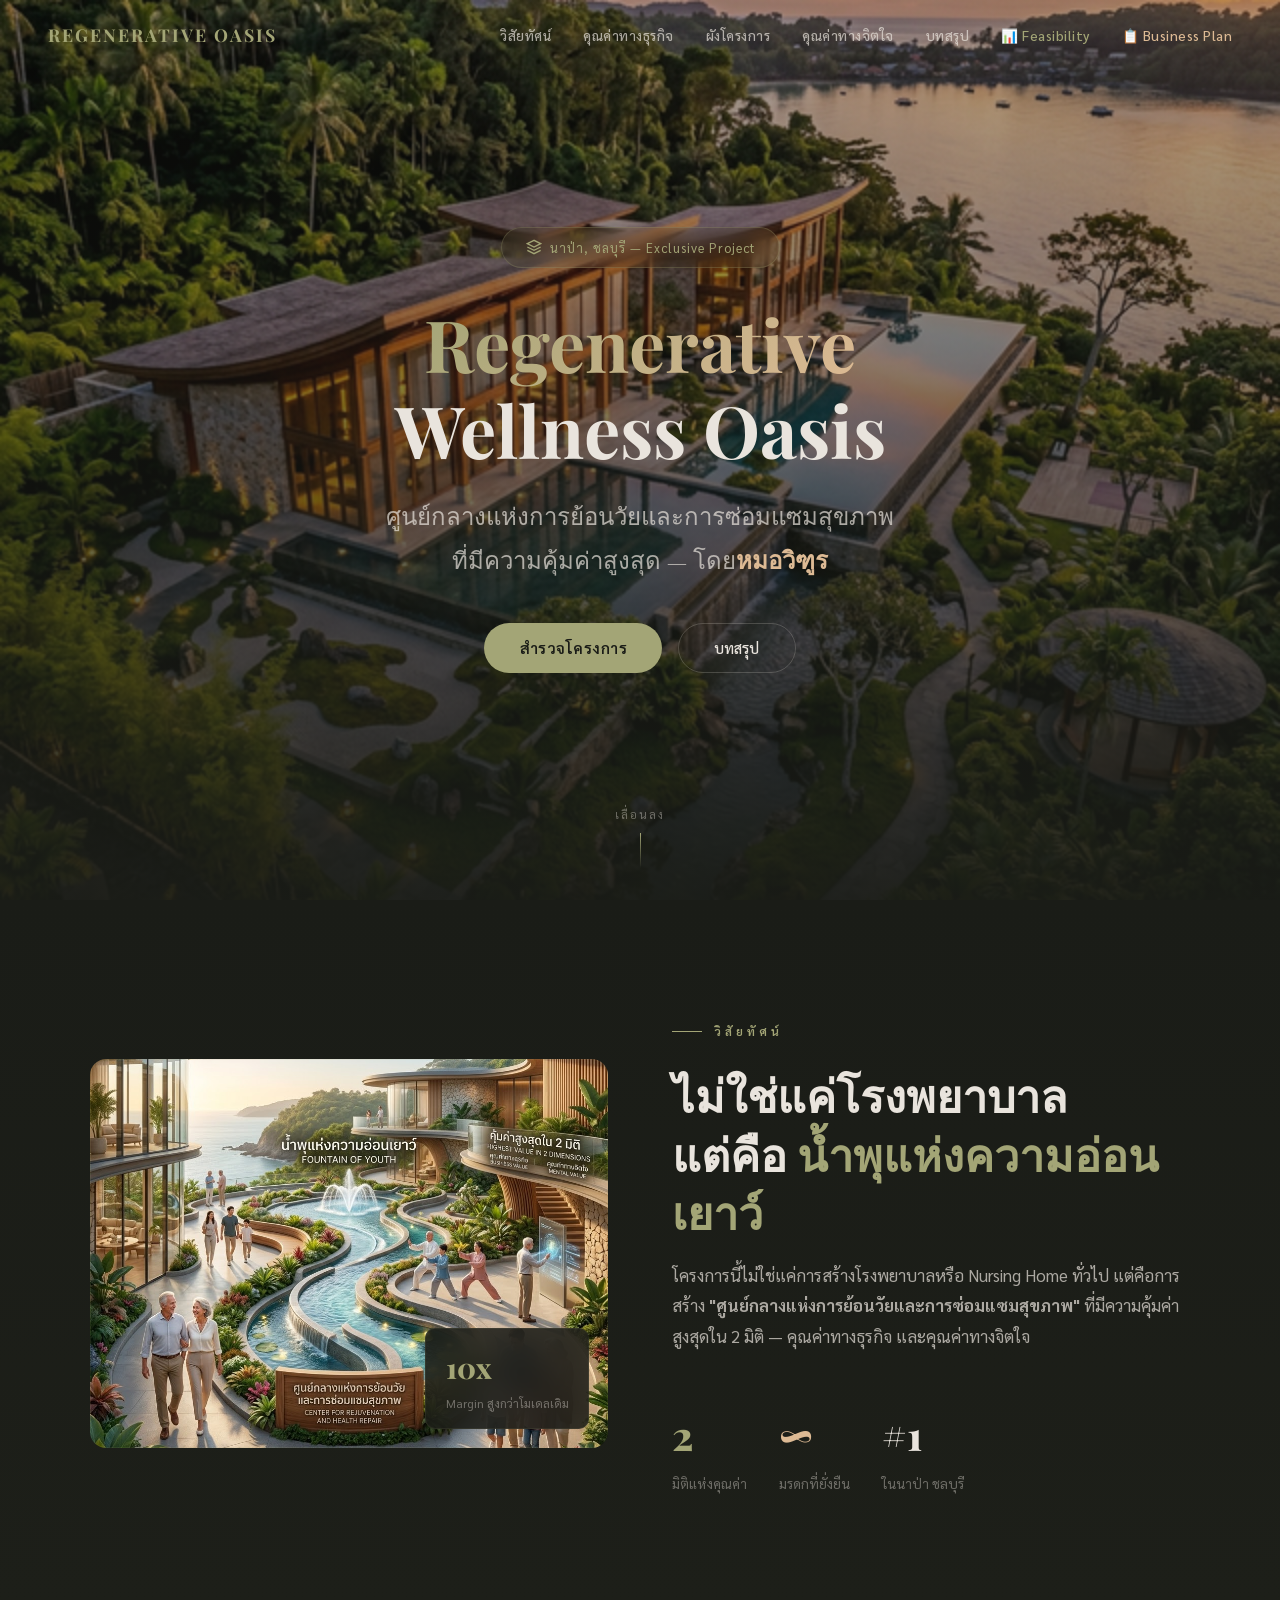
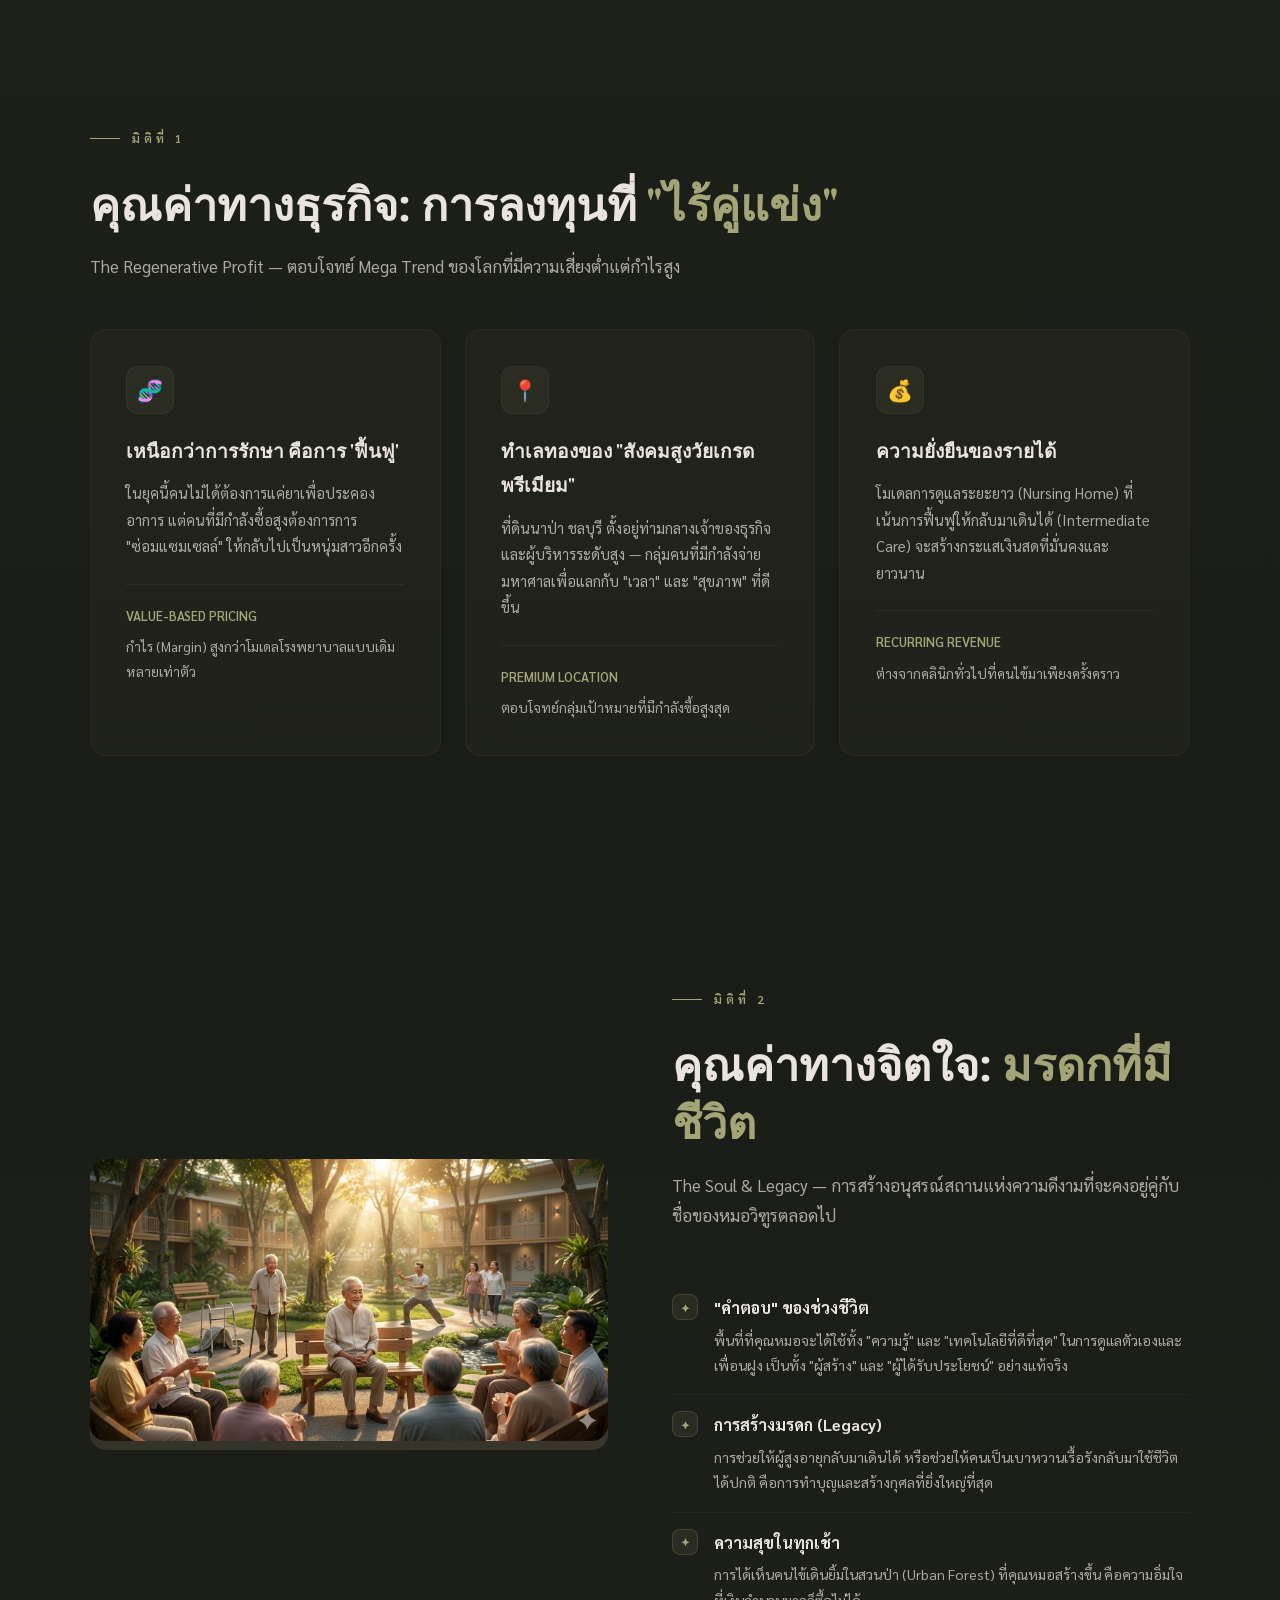
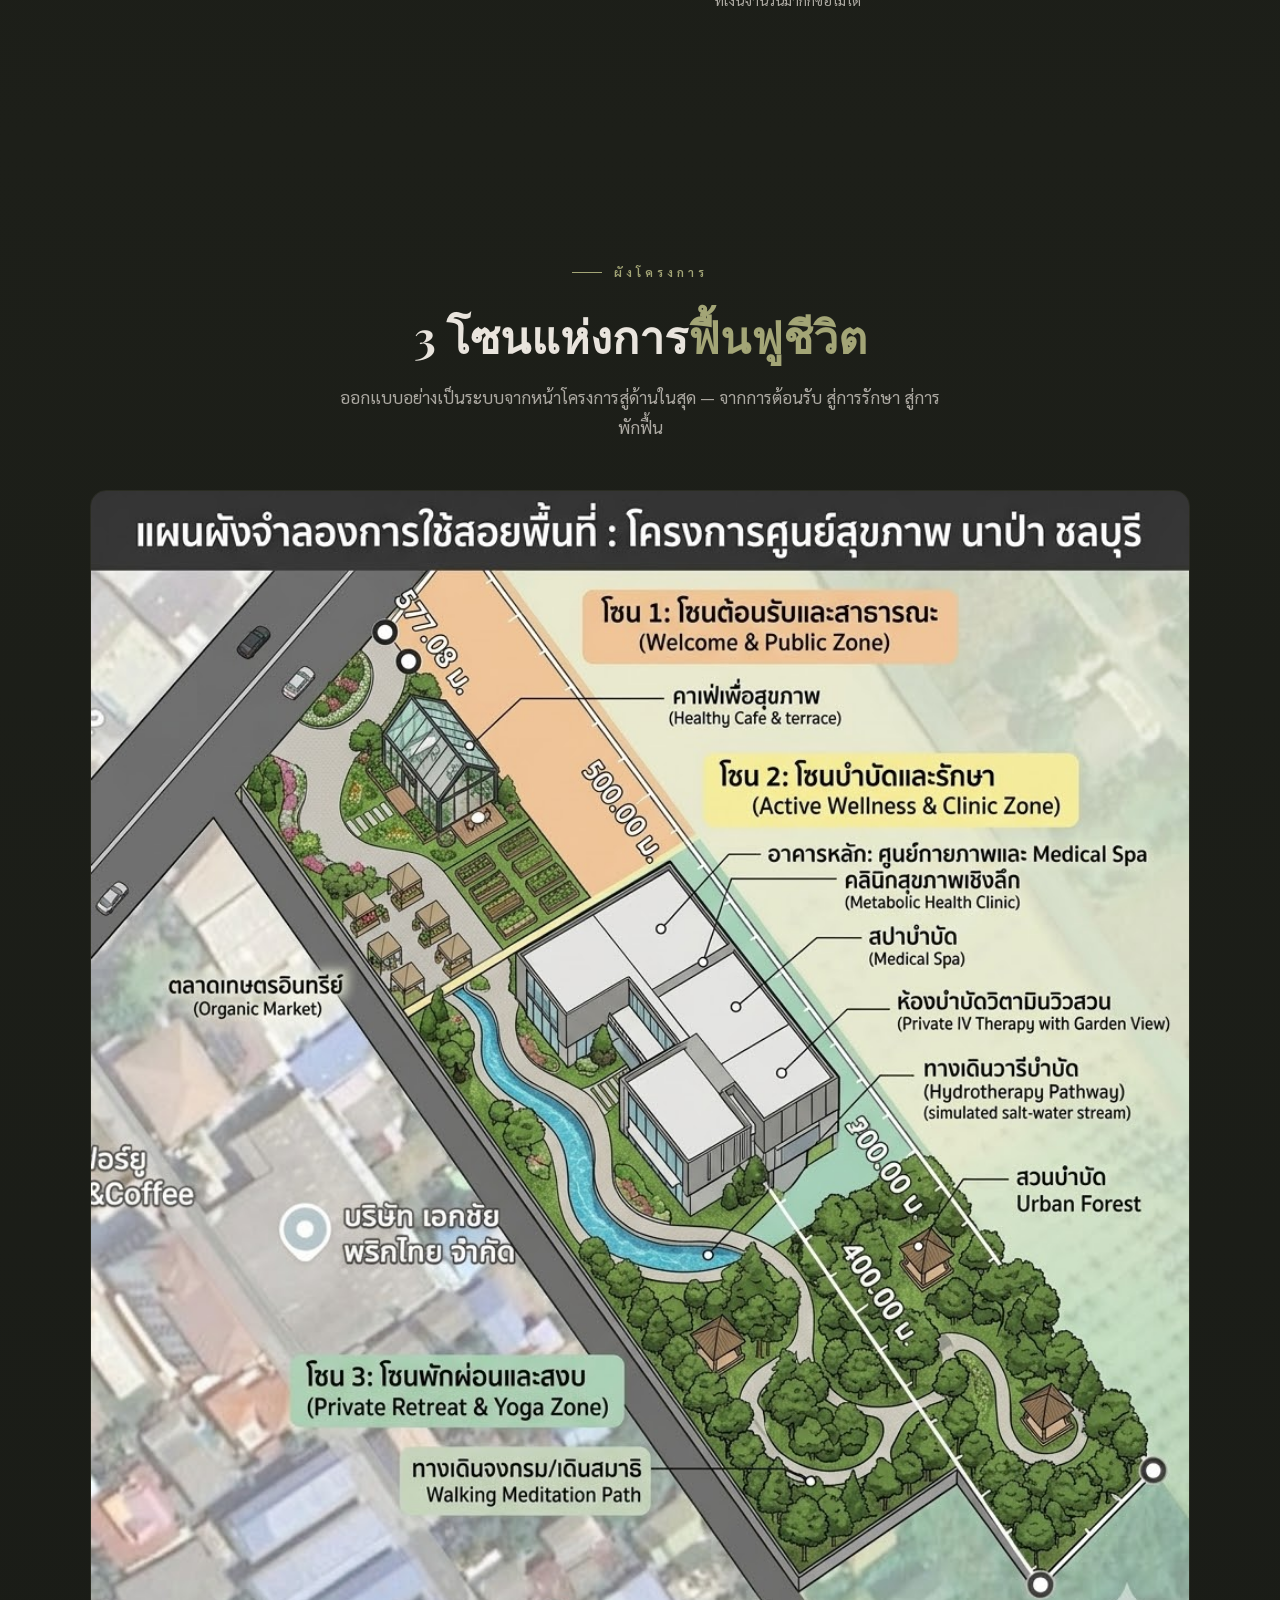
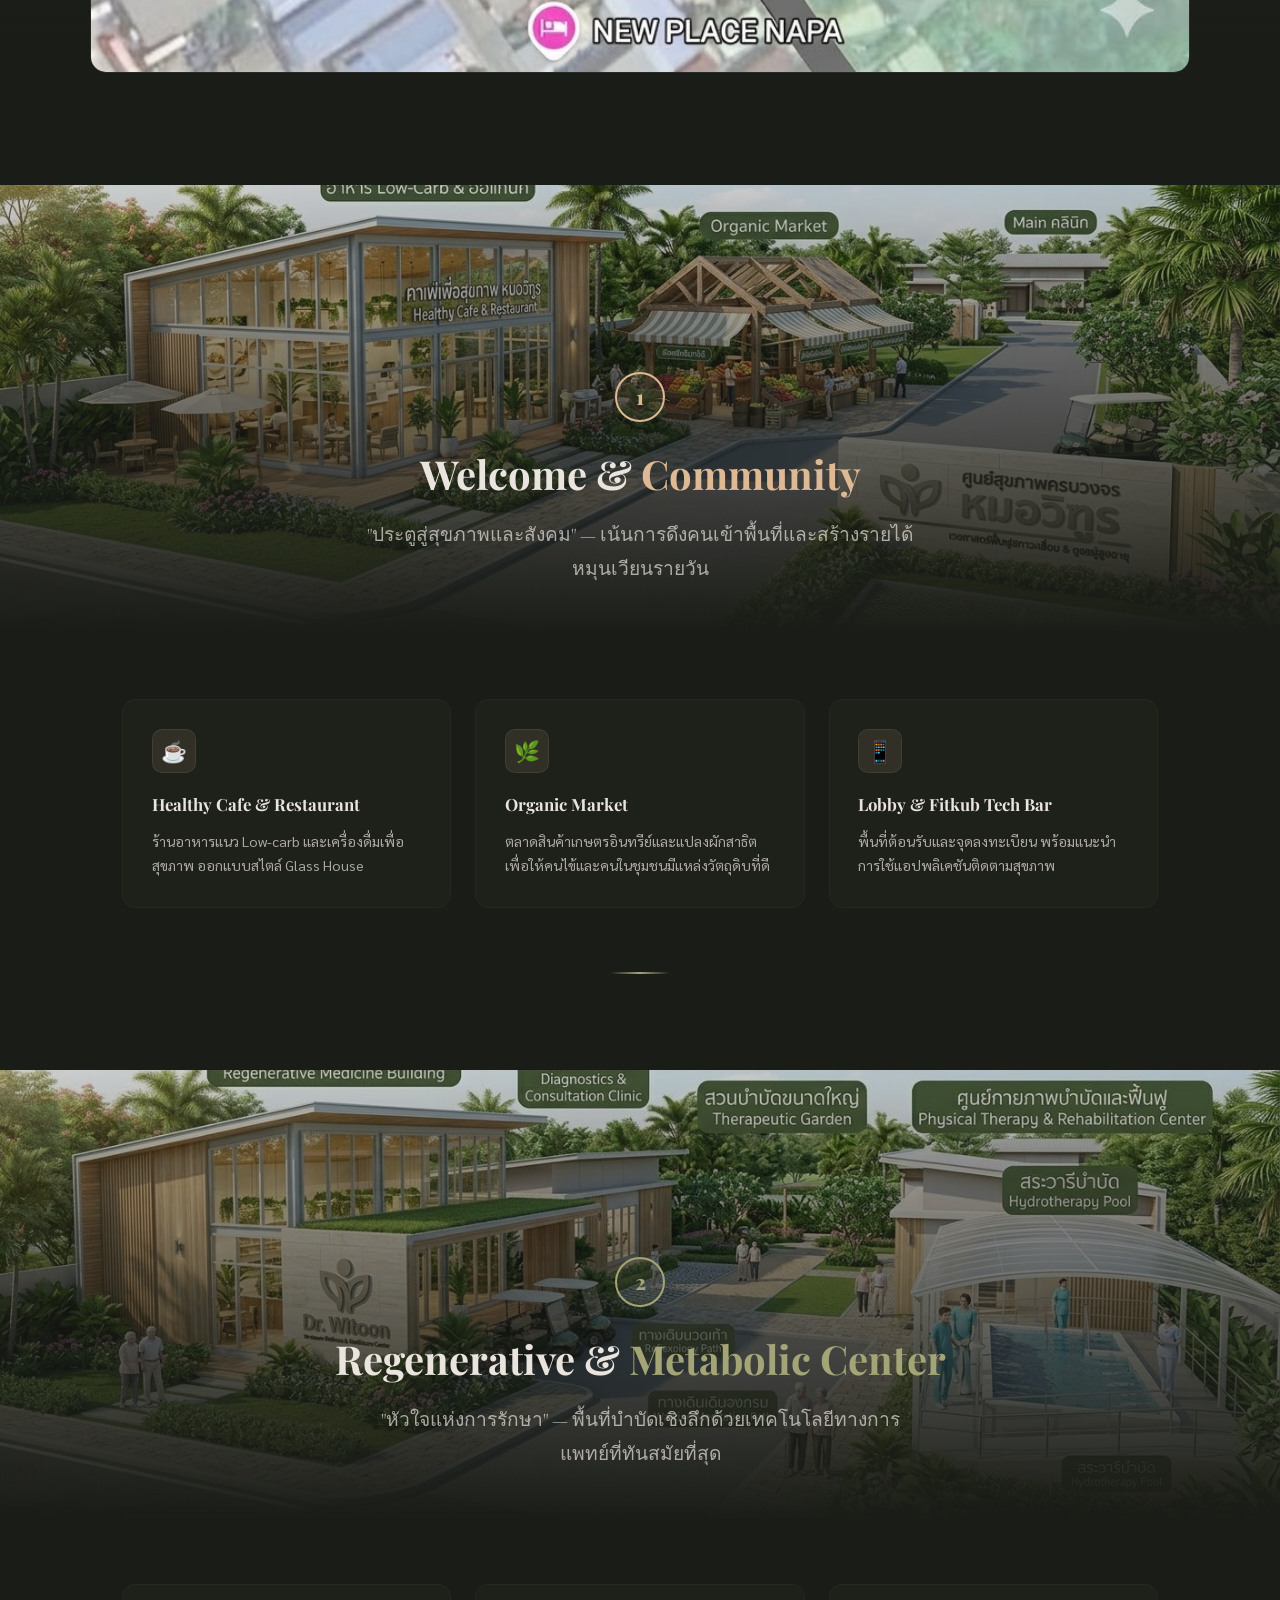
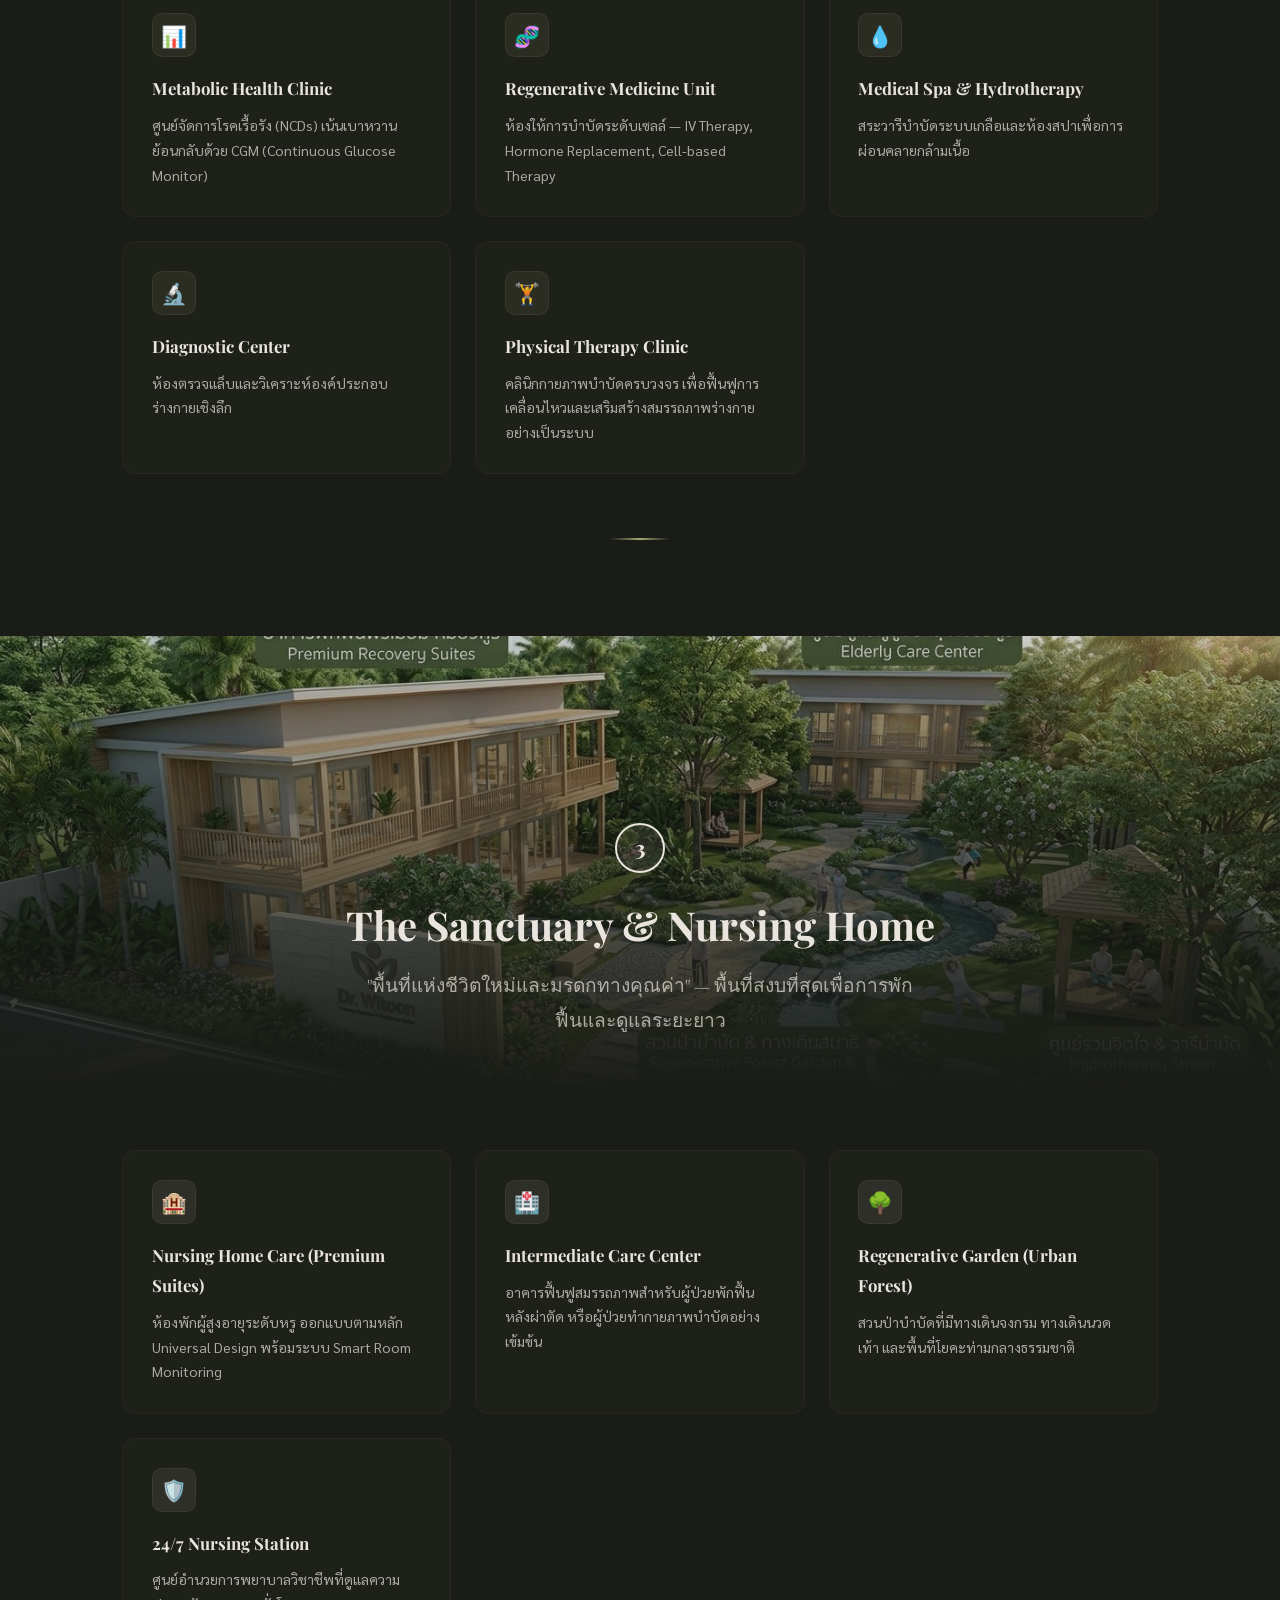
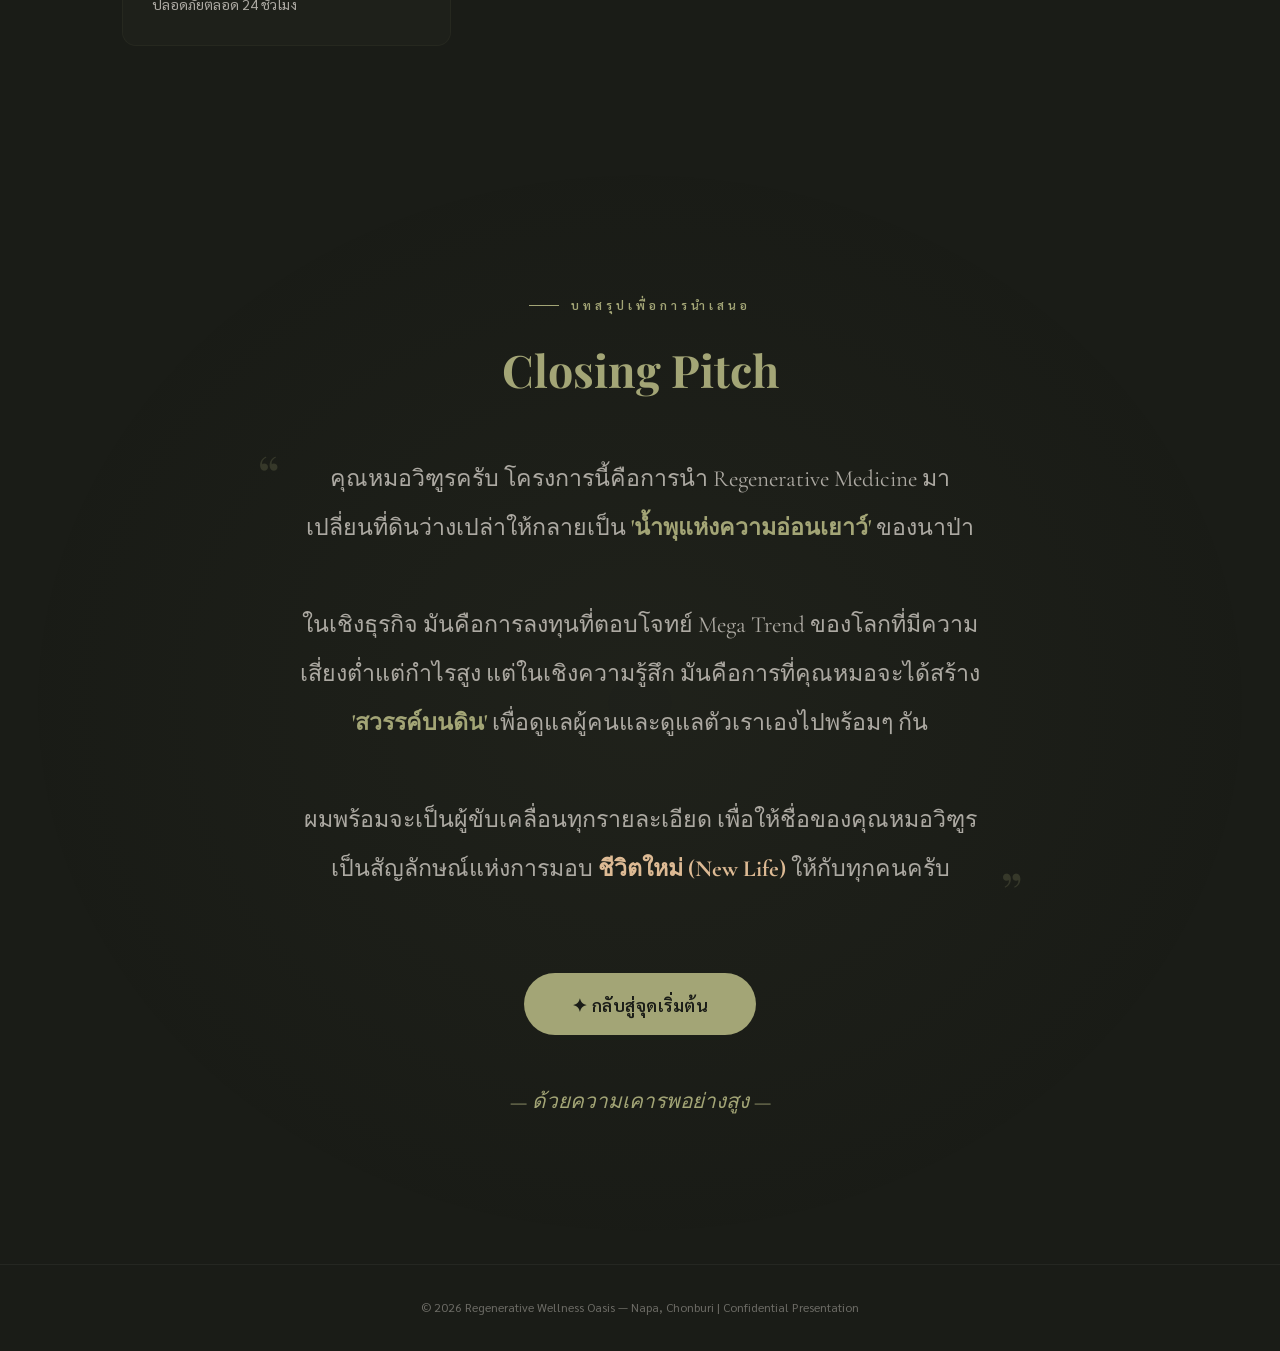
<file: index.html>
<!DOCTYPE html>
<html lang="th">

<head>
  <meta charset="UTF-8">
  <meta name="viewport" content="width=device-width, initial-scale=1.0">
  <title>Regenerative Wellness Oasis | โดยหมอวิฑูร</title>
  <meta name="description" content="ศูนย์กลางแห่งการย้อนวัยและการซ่อมแซมสุขภาพ นาป่า ชลบุรี โดยหมอวิฑูร">
  <link rel="stylesheet" href="styles.css">
</head>

<body>

  <!-- LOADING SCREEN -->
  <div class="loader" id="loader">
    <div class="loader-ring" style="position:relative"></div>
  </div>

  <!-- PARTICLES -->
  <div class="particles" id="particles"></div>

  <!-- NAVIGATION -->
  <nav id="nav">
    <div class="nav-logo">REGENERATIVE OASIS</div>
    <ul class="nav-links">
      <li><a href="#vision">วิสัยทัศน์</a></li>
      <li><a href="#business">คุณค่าทางธุรกิจ</a></li>
      <li><a href="#zones">ผังโครงการ</a></li>
      <li><a href="#legacy">คุณค่าทางจิตใจ</a></li>
      <li><a href="#closing">บทสรุป</a></li>
      <li><a href="feasibility.html" style="color:var(--sage)">📊 Feasibility</a></li>
      <li><a href="business-plan.html" style="color:var(--sand)">📋 Business Plan</a></li>
    </ul>
  </nav>

  <!-- ============================== HERO ============================== -->
  <section class="hero">
    <div class="hero-bg"></div>
    <div class="hero-content">
      <div class="hero-badge">
        <svg width="16" height="16" viewBox="0 0 24 24" fill="none" stroke="currentColor" stroke-width="2">
          <path d="M12 2L2 7l10 5 10-5-10-5zM2 17l10 5 10-5M2 12l10 5 10-5" />
        </svg>
        นาป่า, ชลบุรี — Exclusive Project
      </div>
      <h1>
        <span class="gradient-text">Regenerative</span><br>
        Wellness Oasis
      </h1>
      <p class="hero-subtitle">
        ศูนย์กลางแห่งการย้อนวัยและการซ่อมแซมสุขภาพ<br>
        ที่มีความคุ้มค่าสูงสุด — โดย<strong style="color:var(--sand)">หมอวิฑูร</strong>
      </p>
      <div class="hero-cta">
        <button class="btn-primary"
          onclick="document.getElementById('vision').scrollIntoView({behavior:'smooth'})">สำรวจโครงการ</button>
        <button class="btn-outline"
          onclick="document.getElementById('closing').scrollIntoView({behavior:'smooth'})">บทสรุป</button>
      </div>
    </div>
    <div class="scroll-indicator">
      <span>เลื่อนลง</span>
      <div class="scroll-line"></div>
    </div>
  </section>

  <!-- ============================== VISION ============================== -->
  <section class="vision" id="vision">
    <div class="section-container">
      <div class="vision-grid">
        <div class="vision-image reveal">
          <img src="images/Fountain of youth.jpg" alt="Regenerative Medicine Lab">
          <div class="vision-stat">
            <div class="number">10x</div>
            <div class="label">Margin สูงกว่าโมเดลเดิม</div>
          </div>
        </div>
        <div>
          <div class="section-label reveal">วิสัยทัศน์</div>
          <h2 class="section-title reveal reveal-delay-1">
            ไม่ใช่แค่โรงพยาบาล<br>
            แต่คือ <span style="color:var(--sage)">น้ำพุแห่งความอ่อนเยาว์</span>
          </h2>
          <p class="section-desc reveal reveal-delay-2">
            โครงการนี้ไม่ใช่แค่การสร้างโรงพยาบาลหรือ Nursing Home ทั่วไป
            แต่คือการสร้าง <strong>"ศูนย์กลางแห่งการย้อนวัยและการซ่อมแซมสุขภาพ"</strong>
            ที่มีความคุ้มค่าสูงสุดใน 2 มิติ — คุณค่าทางธุรกิจ และคุณค่าทางจิตใจ
          </p>
          <div style="display:flex;gap:2rem;flex-wrap:wrap" class="reveal reveal-delay-3">
            <div>
              <div style="font-family:'Playfair Display',serif;font-size:2.5rem;font-weight:800;color:var(--sage)">2
              </div>
              <div style="font-size:0.85rem;color:var(--text-muted)">มิติแห่งคุณค่า</div>
            </div>
            <div>
              <div style="font-family:'Playfair Display',serif;font-size:2.5rem;font-weight:800;color:var(--sand)">∞
              </div>
              <div style="font-size:0.85rem;color:var(--text-muted)">มรดกที่ยั่งยืน</div>
            </div>
            <div>
              <div style="font-family:'Playfair Display',serif;font-size:2.5rem;font-weight:800;color:var(--cream)">#1
              </div>
              <div style="font-size:0.85rem;color:var(--text-muted)">ในนาป่า ชลบุรี</div>
            </div>
          </div>
        </div>
      </div>
    </div>
  </section>

  <!-- ============================== BUSINESS VALUE ============================== -->
  <section id="business" style="background:linear-gradient(180deg,#1D1F19 0%,var(--bg-dark) 100%)">
    <div class="section-container">
      <div class="section-label reveal">มิติที่ 1</div>
      <h2 class="section-title reveal reveal-delay-1">คุณค่าทางธุรกิจ: การลงทุนที่ <span
          style="color:var(--sage)">"ไร้คู่แข่ง"</span></h2>
      <p class="section-desc reveal reveal-delay-2">The Regenerative Profit — ตอบโจทย์ Mega Trend
        ของโลกที่มีความเสี่ยงต่ำแต่กำไรสูง</p>

      <div class="card-grid">
        <!-- Card 1 -->
        <div class="card reveal">
          <div class="card-icon">🧬</div>
          <h3>เหนือกว่าการรักษา คือการ 'ฟื้นฟู'</h3>
          <p>ในยุคนี้คนไม่ได้ต้องการแค่ยาเพื่อประคองอาการ แต่คนที่มีกำลังซื้อสูงต้องการการ "ซ่อมแซมเซลล์"
            ให้กลับไปเป็นหนุ่มสาวอีกครั้ง</p>
          <div style="margin-top:1.5rem;padding-top:1rem;border-top:1px solid rgba(255,255,255,0.05)">
            <span style="font-size:0.8rem;color:var(--sage);font-weight:600">VALUE-BASED PRICING</span>
            <p style="font-size:0.85rem;margin-top:0.3rem">กำไร (Margin) สูงกว่าโมเดลโรงพยาบาลแบบเดิมหลายเท่าตัว</p>
          </div>
        </div>

        <!-- Card 2 -->
        <div class="card reveal reveal-delay-1">
          <div class="card-icon">📍</div>
          <h3>ทำเลทองของ "สังคมสูงวัยเกรดพรีเมียม"</h3>
          <p>ที่ดินนาป่า ชลบุรี ตั้งอยู่ท่ามกลางเจ้าของธุรกิจและผู้บริหารระดับสูง —
            กลุ่มคนที่มีกำลังจ่ายมหาศาลเพื่อแลกกับ "เวลา" และ "สุขภาพ" ที่ดีขึ้น</p>
          <div style="margin-top:1.5rem;padding-top:1rem;border-top:1px solid rgba(255,255,255,0.05)">
            <span style="font-size:0.8rem;color:var(--sage);font-weight:600">PREMIUM LOCATION</span>
            <p style="font-size:0.85rem;margin-top:0.3rem">ตอบโจทย์กลุ่มเป้าหมายที่มีกำลังซื้อสูงสุด</p>
          </div>
        </div>

        <!-- Card 3 -->
        <div class="card reveal reveal-delay-2">
          <div class="card-icon">💰</div>
          <h3>ความยั่งยืนของรายได้</h3>
          <p>โมเดลการดูแลระยะยาว (Nursing Home) ที่เน้นการฟื้นฟูให้กลับมาเดินได้ (Intermediate Care)
            จะสร้างกระแสเงินสดที่มั่นคงและยาวนาน</p>
          <div style="margin-top:1.5rem;padding-top:1rem;border-top:1px solid rgba(255,255,255,0.05)">
            <span style="font-size:0.8rem;color:var(--sage);font-weight:600">RECURRING REVENUE</span>
            <p style="font-size:0.85rem;margin-top:0.3rem">ต่างจากคลินิกทั่วไปที่คนไข้มาเพียงครั้งคราว</p>
          </div>
        </div>
      </div>
    </div>
  </section>

  <!-- ============================== LEGACY / SOUL ============================== -->
  <section class="legacy-section" id="legacy">
    <div class="section-container">
      <div class="legacy-grid">
        <div class="legacy-content">
          <div class="section-label reveal">มิติที่ 2</div>
          <h2 class="section-title reveal reveal-delay-1">คุณค่าทางจิตใจ: <span
              style="color:var(--sage)">มรดกที่มีชีวิต</span></h2>
          <p class="section-desc reveal reveal-delay-2">The Soul &amp; Legacy —
            การสร้างอนุสรณ์สถานแห่งความดีงามที่จะคงอยู่คู่กับชื่อของหมอวิฑูรตลอดไป</p>

          <ul class="legacy-points reveal reveal-delay-3">
            <li>
              <div class="legacy-check">✦</div>
              <div>
                <h4>"คำตอบ" ของช่วงชีวิต</h4>
                <p>พื้นที่ที่คุณหมอจะได้ใช้ทั้ง "ความรู้" และ "เทคโนโลยีที่ดีที่สุด" ในการดูแลตัวเองและเพื่อนฝูง
                  เป็นทั้ง "ผู้สร้าง" และ "ผู้ได้รับประโยชน์" อย่างแท้จริง</p>
              </div>
            </li>
            <li>
              <div class="legacy-check">✦</div>
              <div>
                <h4>การสร้างมรดก (Legacy)</h4>
                <p>การช่วยให้ผู้สูงอายุกลับมาเดินได้ หรือช่วยให้คนเป็นเบาหวานเรื้อรังกลับมาใช้ชีวิตได้ปกติ
                  คือการทำบุญและสร้างกุศลที่ยิ่งใหญ่ที่สุด</p>
              </div>
            </li>
            <li>
              <div class="legacy-check">✦</div>
              <div>
                <h4>ความสุขในทุกเช้า</h4>
                <p>การได้เห็นคนไข้เดินยิ้มในสวนป่า (Urban Forest) ที่คุณหมอสร้างขึ้น
                  คือความอิ่มใจที่เงินจำนวนมากก็ซื้อไม่ได้</p>
              </div>
            </li>
          </ul>
        </div>
        <div class="legacy-image-wrap reveal">
          <img src="images/Living Legacy.jpg" alt="สวนป่า Urban Forest เพื่อการฟื้นฟู">
        </div>
      </div>
    </div>
  </section>

  <!-- ============================== MASTERPLAN ============================== -->
  <section class="masterplan" id="zones">
    <div class="section-container">
      <div class="section-label reveal" style="justify-content:center">ผังโครงการ</div>
      <h2 class="section-title reveal reveal-delay-1" style="text-align:center;max-width:700px;margin:0 auto 1rem">
        3 โซนแห่งการ<span style="color:var(--sage)">ฟื้นฟูชีวิต</span>
      </h2>
      <p class="section-desc reveal reveal-delay-2" style="text-align:center;max-width:600px;margin:0 auto 2rem">
        ออกแบบอย่างเป็นระบบจากหน้าโครงการสู่ด้านในสุด — จากการต้อนรับ สู่การรักษา สู่การพักฟื้น
      </p>
      <div class="masterplan-image reveal reveal-delay-3">
        <img src="images/plan.jpg" alt="Masterplan Regenerative Wellness Oasis">
      </div>
    </div>
  </section>

  <!-- ============================== ZONE 1 ============================== -->
  <div class="zone-section">
    <div class="zone-hero reveal">
      <img src="images/Zone 1.jpg" alt="Zone 1 — Welcome &amp; Community">
      <div class="zone-hero-overlay">
        <div class="zone-number z1">1</div>
        <h2 class="zone-hero-title">Welcome &amp; <span style="color:var(--sand)">Community</span></h2>
        <p class="zone-hero-tagline">"ประตูสู่สุขภาพและสังคม" — เน้นการดึงคนเข้าพื้นที่และสร้างรายได้หมุนเวียนรายวัน</p>
      </div>
    </div>
    <div class="zone-features">
      <div class="zone-card reveal">
        <div class="zone-card-icon z1">☕</div>
        <h3>Healthy Cafe &amp; Restaurant</h3>
        <p>ร้านอาหารแนว Low-carb และเครื่องดื่มเพื่อสุขภาพ ออกแบบสไตล์ Glass House</p>
      </div>
      <div class="zone-card reveal reveal-delay-1">
        <div class="zone-card-icon z1">🌿</div>
        <h3>Organic Market</h3>
        <p>ตลาดสินค้าเกษตรอินทรีย์และแปลงผักสาธิต เพื่อให้คนไข้และคนในชุมชนมีแหล่งวัตถุดิบที่ดี</p>
      </div>
      <div class="zone-card reveal reveal-delay-2">
        <div class="zone-card-icon z1">📱</div>
        <h3>Lobby &amp; Fitkub Tech Bar</h3>
        <p>พื้นที่ต้อนรับและจุดลงทะเบียน พร้อมแนะนำการใช้แอปพลิเคชันติดตามสุขภาพ</p>
      </div>
    </div>
    <div class="zone-divider"></div>
  </div>

  <!-- ============================== ZONE 2 ============================== -->
  <div class="zone-section">
    <div class="zone-hero reveal">
      <img src="images/Zone 2.jpg" alt="Zone 2 — Regenerative &amp; Metabolic Center">
      <div class="zone-hero-overlay">
        <div class="zone-number z2">2</div>
        <h2 class="zone-hero-title">Regenerative &amp; <span style="color:var(--sage)">Metabolic Center</span></h2>
        <p class="zone-hero-tagline">"หัวใจแห่งการรักษา" — พื้นที่บำบัดเชิงลึกด้วยเทคโนโลยีทางการแพทย์ที่ทันสมัยที่สุด
        </p>
      </div>
    </div>
    <div class="zone-features">
      <div class="zone-card reveal">
        <div class="zone-card-icon z2">📊</div>
        <h3>Metabolic Health Clinic</h3>
        <p>ศูนย์จัดการโรคเรื้อรัง (NCDs) เน้นเบาหวานย้อนกลับด้วย CGM (Continuous Glucose Monitor)</p>
      </div>
      <div class="zone-card reveal reveal-delay-1">
        <div class="zone-card-icon z2">🧬</div>
        <h3>Regenerative Medicine Unit</h3>
        <p>ห้องให้การบำบัดระดับเซลล์ — IV Therapy, Hormone Replacement, Cell-based Therapy</p>
      </div>
      <div class="zone-card reveal reveal-delay-2">
        <div class="zone-card-icon z2">💧</div>
        <h3>Medical Spa &amp; Hydrotherapy</h3>
        <p>สระวารีบำบัดระบบเกลือและห้องสปาเพื่อการผ่อนคลายกล้ามเนื้อ</p>
      </div>
      <div class="zone-card reveal reveal-delay-3">
        <div class="zone-card-icon z2">🔬</div>
        <h3>Diagnostic Center</h3>
        <p>ห้องตรวจแล็บและวิเคราะห์องค์ประกอบร่างกายเชิงลึก</p>
      </div>
      <div class="zone-card reveal reveal-delay-3">
        <div class="zone-card-icon z2">🏋️</div>
        <h3>Physical Therapy Clinic</h3>
        <p>คลินิกกายภาพบำบัดครบวงจร เพื่อฟื้นฟูการเคลื่อนไหวและเสริมสร้างสมรรถภาพร่างกายอย่างเป็นระบบ</p>
      </div>
    </div>
    <div class="zone-divider"></div>
  </div>

  <!-- ============================== ZONE 3 ============================== -->
  <div class="zone-section">
    <div class="zone-hero reveal">
      <img src="images/Zone 3.jpg" alt="Zone 3 — The Sanctuary &amp; Nursing Home">
      <div class="zone-hero-overlay">
        <div class="zone-number z3">3</div>
        <h2 class="zone-hero-title">The Sanctuary &amp; <span style="color:var(--cream)">Nursing Home</span></h2>
        <p class="zone-hero-tagline">"พื้นที่แห่งชีวิตใหม่และมรดกทางคุณค่า" —
          พื้นที่สงบที่สุดเพื่อการพักฟื้นและดูแลระยะยาว</p>
      </div>
    </div>
    <div class="zone-features">
      <div class="zone-card reveal">
        <div class="zone-card-icon z3">🏨</div>
        <h3>Nursing Home Care (Premium Suites)</h3>
        <p>ห้องพักผู้สูงอายุระดับหรู ออกแบบตามหลัก Universal Design พร้อมระบบ Smart Room Monitoring</p>
      </div>
      <div class="zone-card reveal reveal-delay-1">
        <div class="zone-card-icon z3">🏥</div>
        <h3>Intermediate Care Center</h3>
        <p>อาคารฟื้นฟูสมรรถภาพสำหรับผู้ป่วยพักฟื้นหลังผ่าตัด หรือผู้ป่วยทำกายภาพบำบัดอย่างเข้มข้น</p>
      </div>
      <div class="zone-card reveal reveal-delay-2">
        <div class="zone-card-icon z3">🌳</div>
        <h3>Regenerative Garden (Urban Forest)</h3>
        <p>สวนป่าบำบัดที่มีทางเดินจงกรม ทางเดินนวดเท้า และพื้นที่โยคะท่ามกลางธรรมชาติ</p>
      </div>
      <div class="zone-card reveal reveal-delay-3">
        <div class="zone-card-icon z3">🛡️</div>
        <h3>24/7 Nursing Station</h3>
        <p>ศูนย์อำนวยการพยาบาลวิชาชีพที่ดูแลความปลอดภัยตลอด 24 ชั่วโมง</p>
      </div>
    </div>
  </div>

  <!-- ============================== CLOSING PITCH ============================== -->
  <section class="closing" id="closing">
    <div class="section-container">
      <div class="section-label reveal" style="justify-content:center">บทสรุปเพื่อการนำเสนอ</div>
      <h2 class="section-title reveal reveal-delay-1" style="text-align:center">
        <span style="color:var(--sage)">Closing Pitch</span>
      </h2>

      <div class="closing-quote reveal reveal-delay-2">
        คุณหมอวิฑูรครับ โครงการนี้คือการนำ Regenerative Medicine มาเปลี่ยนที่ดินว่างเปล่าให้กลายเป็น <strong
          style="color:var(--sage)">'น้ำพุแห่งความอ่อนเยาว์'</strong> ของนาป่า
        <br><br>
        ในเชิงธุรกิจ มันคือการลงทุนที่ตอบโจทย์ Mega Trend ของโลกที่มีความเสี่ยงต่ำแต่กำไรสูง แต่ในเชิงความรู้สึก
        มันคือการที่คุณหมอจะได้สร้าง <strong style="color:var(--sage)">'สวรรค์บนดิน'</strong>
        เพื่อดูแลผู้คนและดูแลตัวเราเองไปพร้อมๆ กัน
        <br><br>
        ผมพร้อมจะเป็นผู้ขับเคลื่อนทุกรายละเอียด เพื่อให้ชื่อของคุณหมอวิฑูรเป็นสัญลักษณ์แห่งการมอบ <strong
          style="color:var(--sand)">ชีวิตใหม่ (New Life)</strong> ให้กับทุกคนครับ
      </div>

      <div class="reveal reveal-delay-3" style="margin-top:3rem">
        <button class="btn-primary" style="font-size:1.1rem;padding:1.2rem 3rem"
          onclick="window.scrollTo({top:0,behavior:'smooth'})">
          ✦ กลับสู่จุดเริ่มต้น
        </button>
      </div>
      <div class="signature reveal">— ด้วยความเคารพอย่างสูง —</div>
    </div>
  </section>

  <!-- FOOTER -->
  <footer>
    <p>© 2026 Regenerative Wellness Oasis — Napa, Chonburi | Confidential Presentation</p>
  </footer>

  <script>
    // Loader
    window.addEventListener('load', () => {
      setTimeout(() => document.getElementById('loader').classList.add('hidden'), 800);
    });

    // Nav scroll effect
    window.addEventListener('scroll', () => {
      document.getElementById('nav').classList.toggle('scrolled', window.scrollY > 50);
    });

    // Scroll reveal
    const revealEls = document.querySelectorAll('.reveal');
    const observer = new IntersectionObserver((entries) => {
      entries.forEach(e => { if (e.isIntersecting) { e.target.classList.add('active'); observer.unobserve(e.target); } });
    }, { threshold: 0.15 });
    revealEls.forEach(el => observer.observe(el));

    // Particles
    (function createParticles() {
      const container = document.getElementById('particles');
      for (let i = 0; i < 30; i++) {
        const p = document.createElement('div');
        p.className = 'particle';
        p.style.left = Math.random() * 100 + '%';
        p.style.animationDuration = (8 + Math.random() * 12) + 's';
        p.style.animationDelay = Math.random() * 10 + 's';
        p.style.width = p.style.height = (2 + Math.random() * 3) + 'px';
        container.appendChild(p);
      }
    })();
  </script>
</body>

</html>
</file>
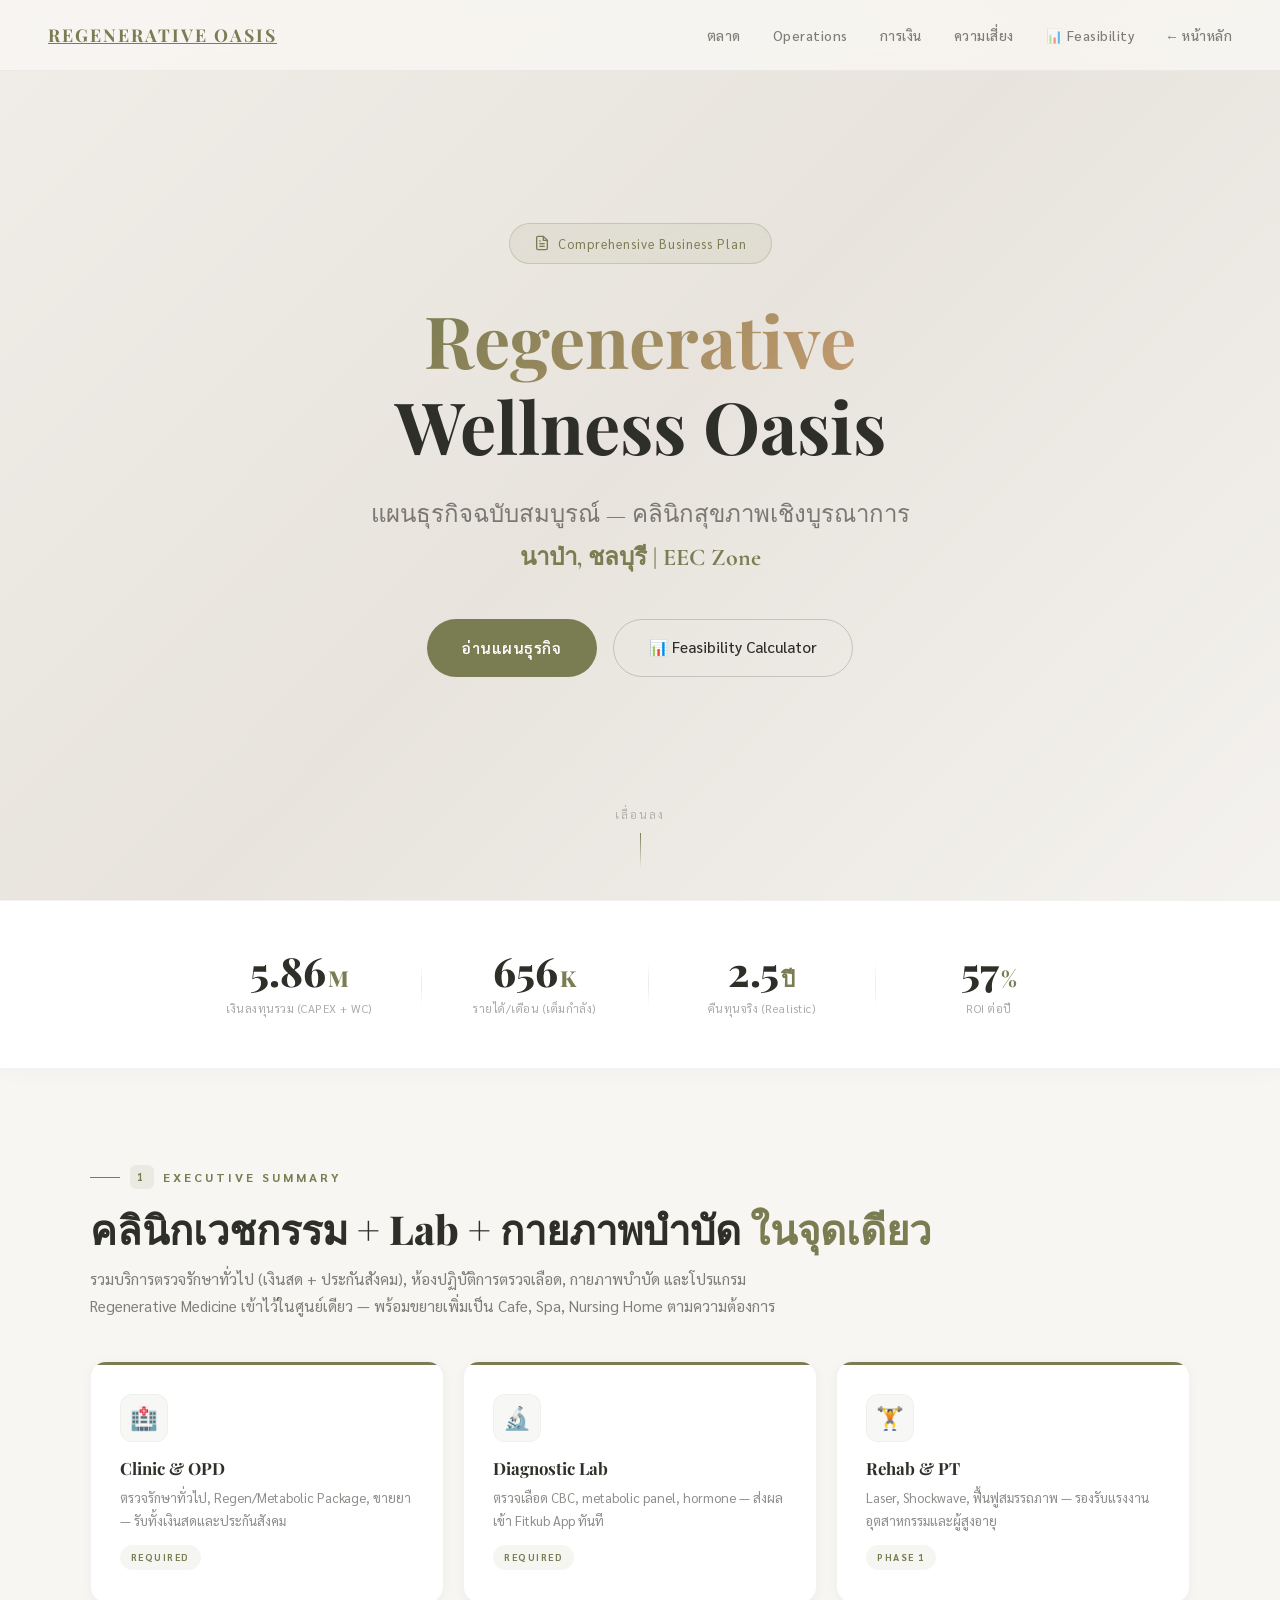
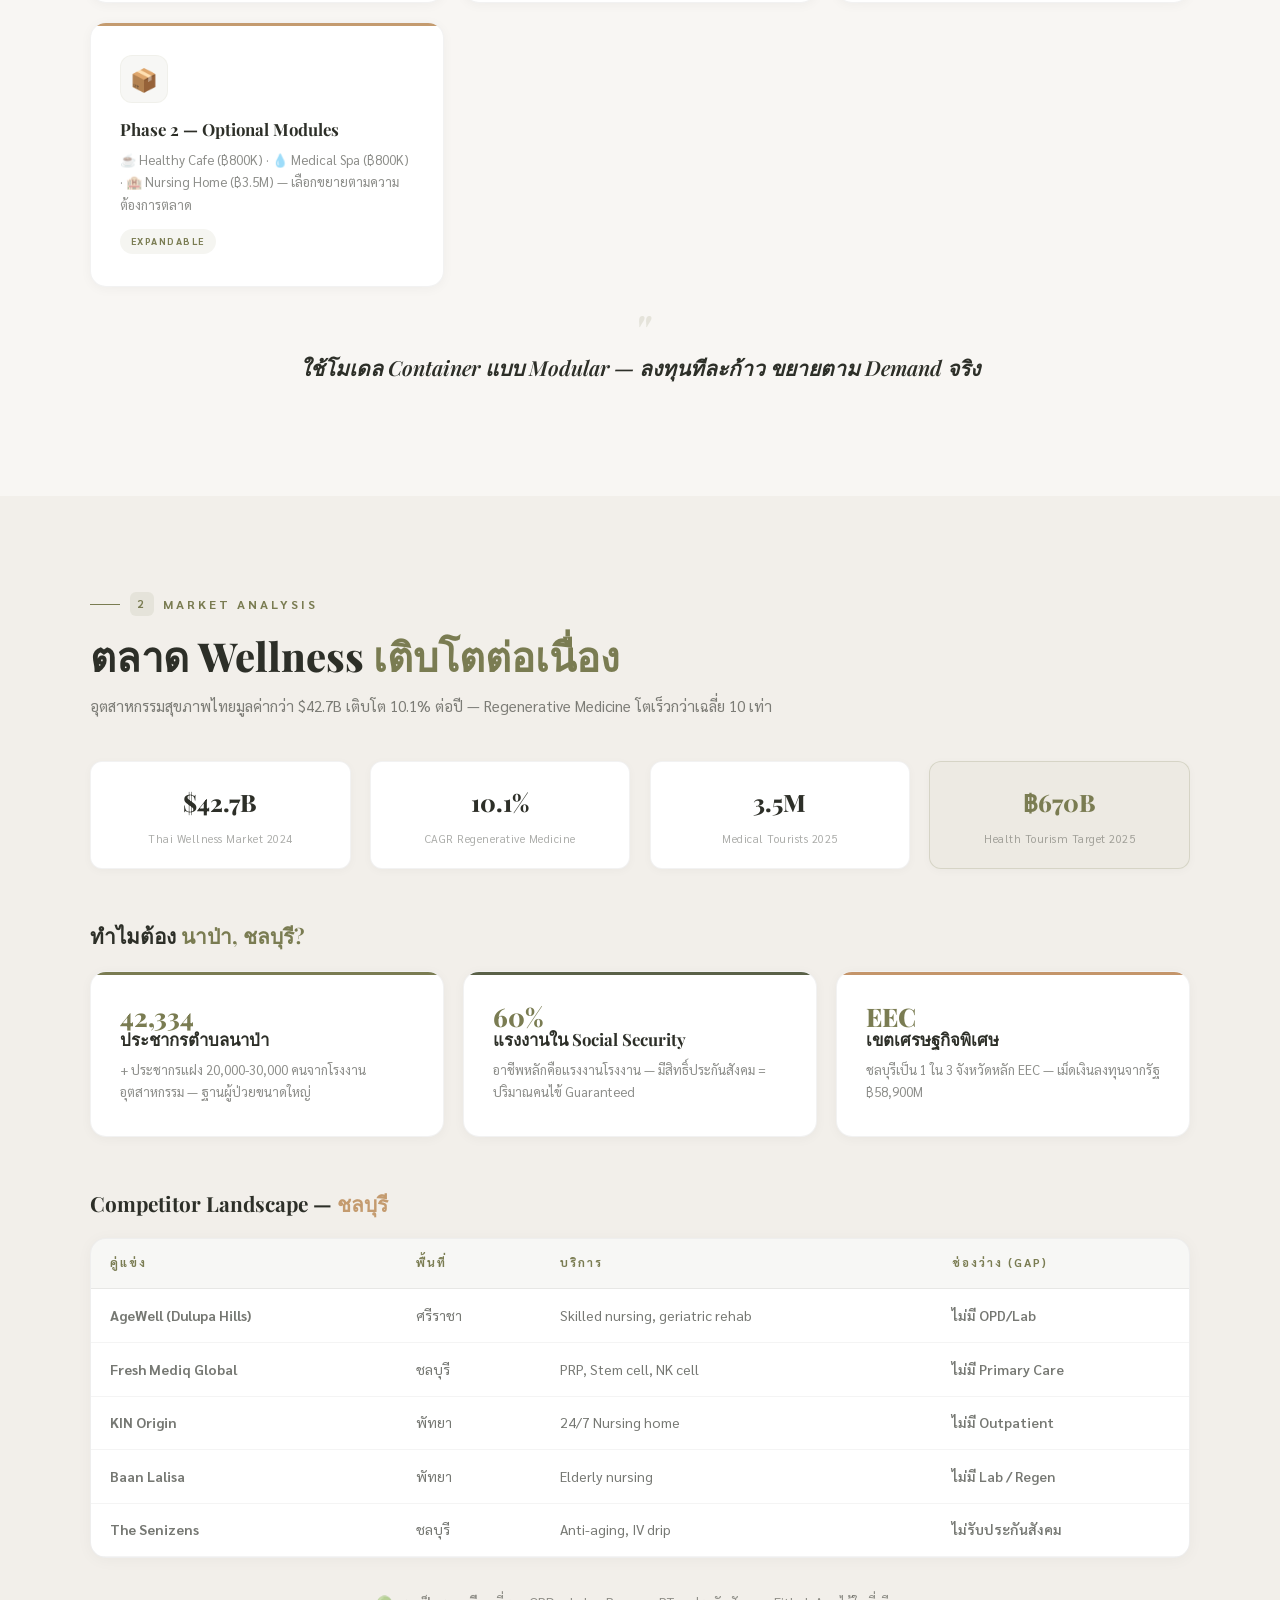
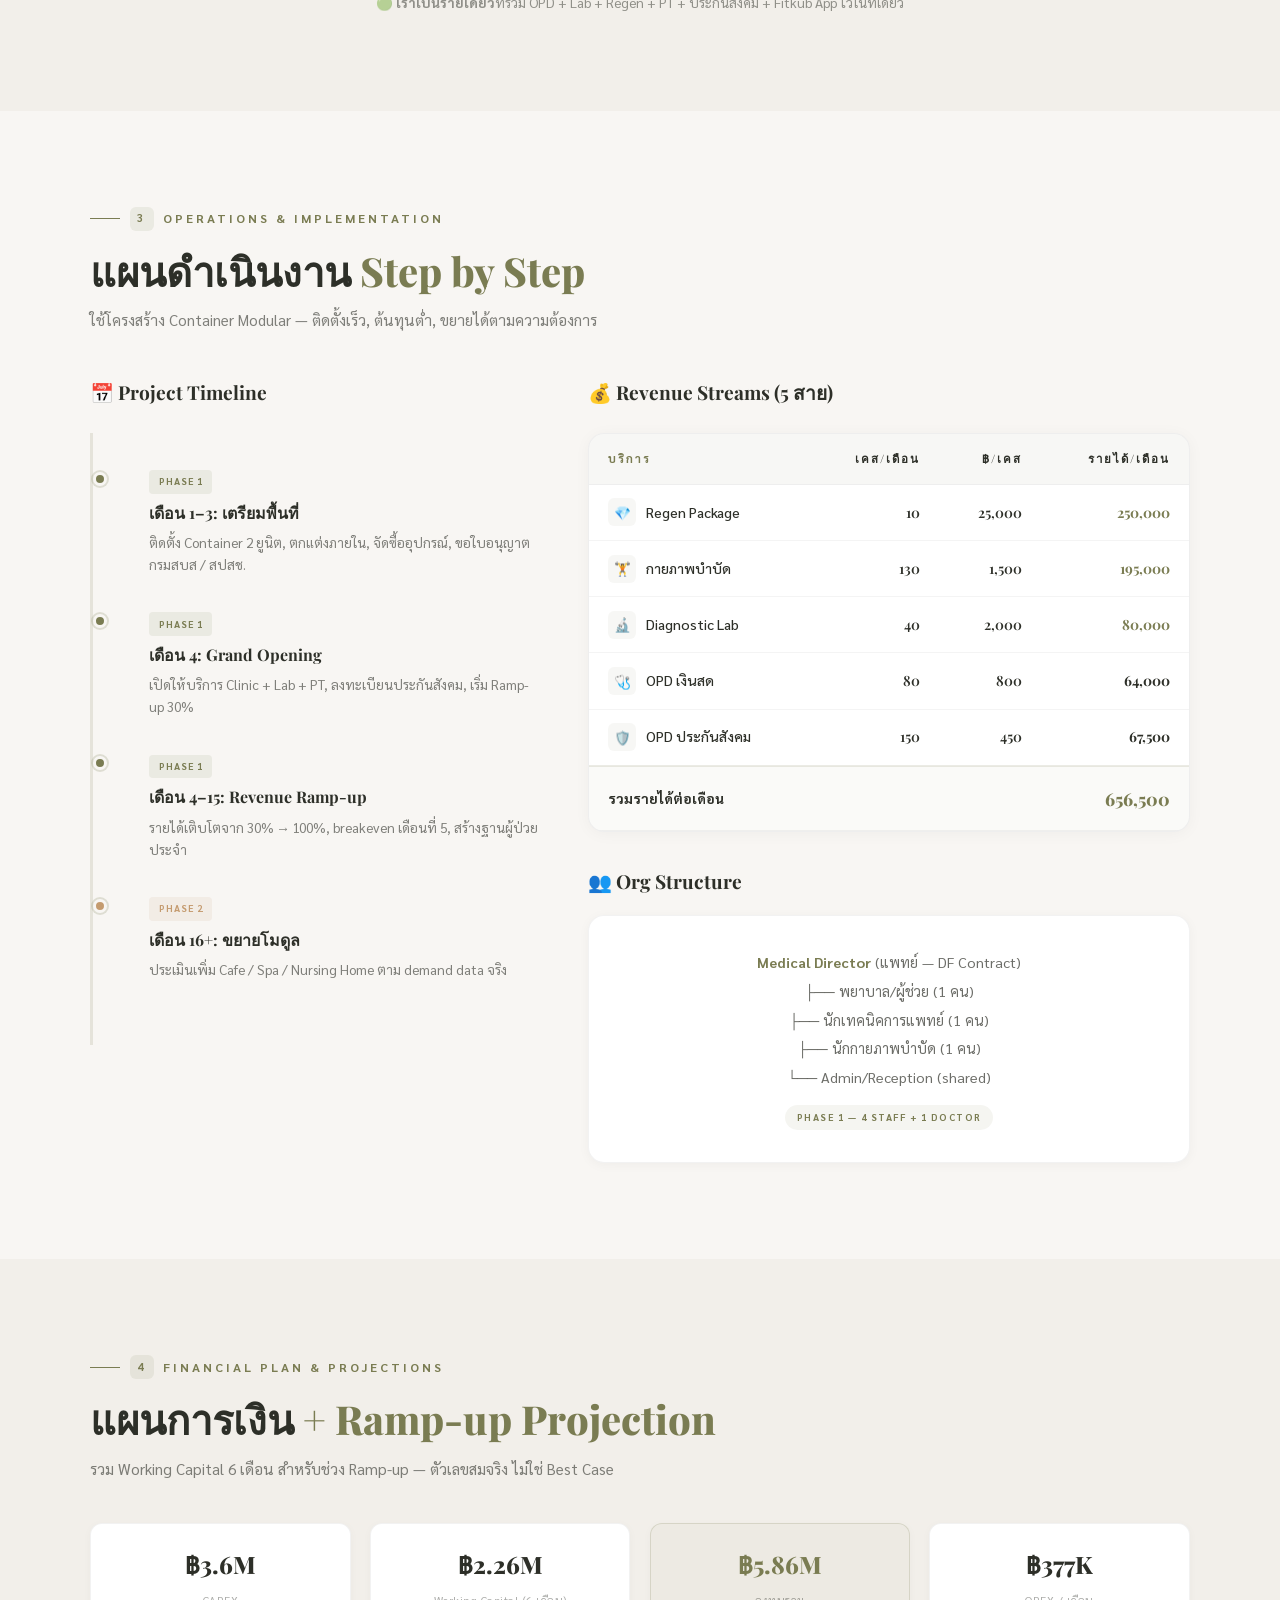
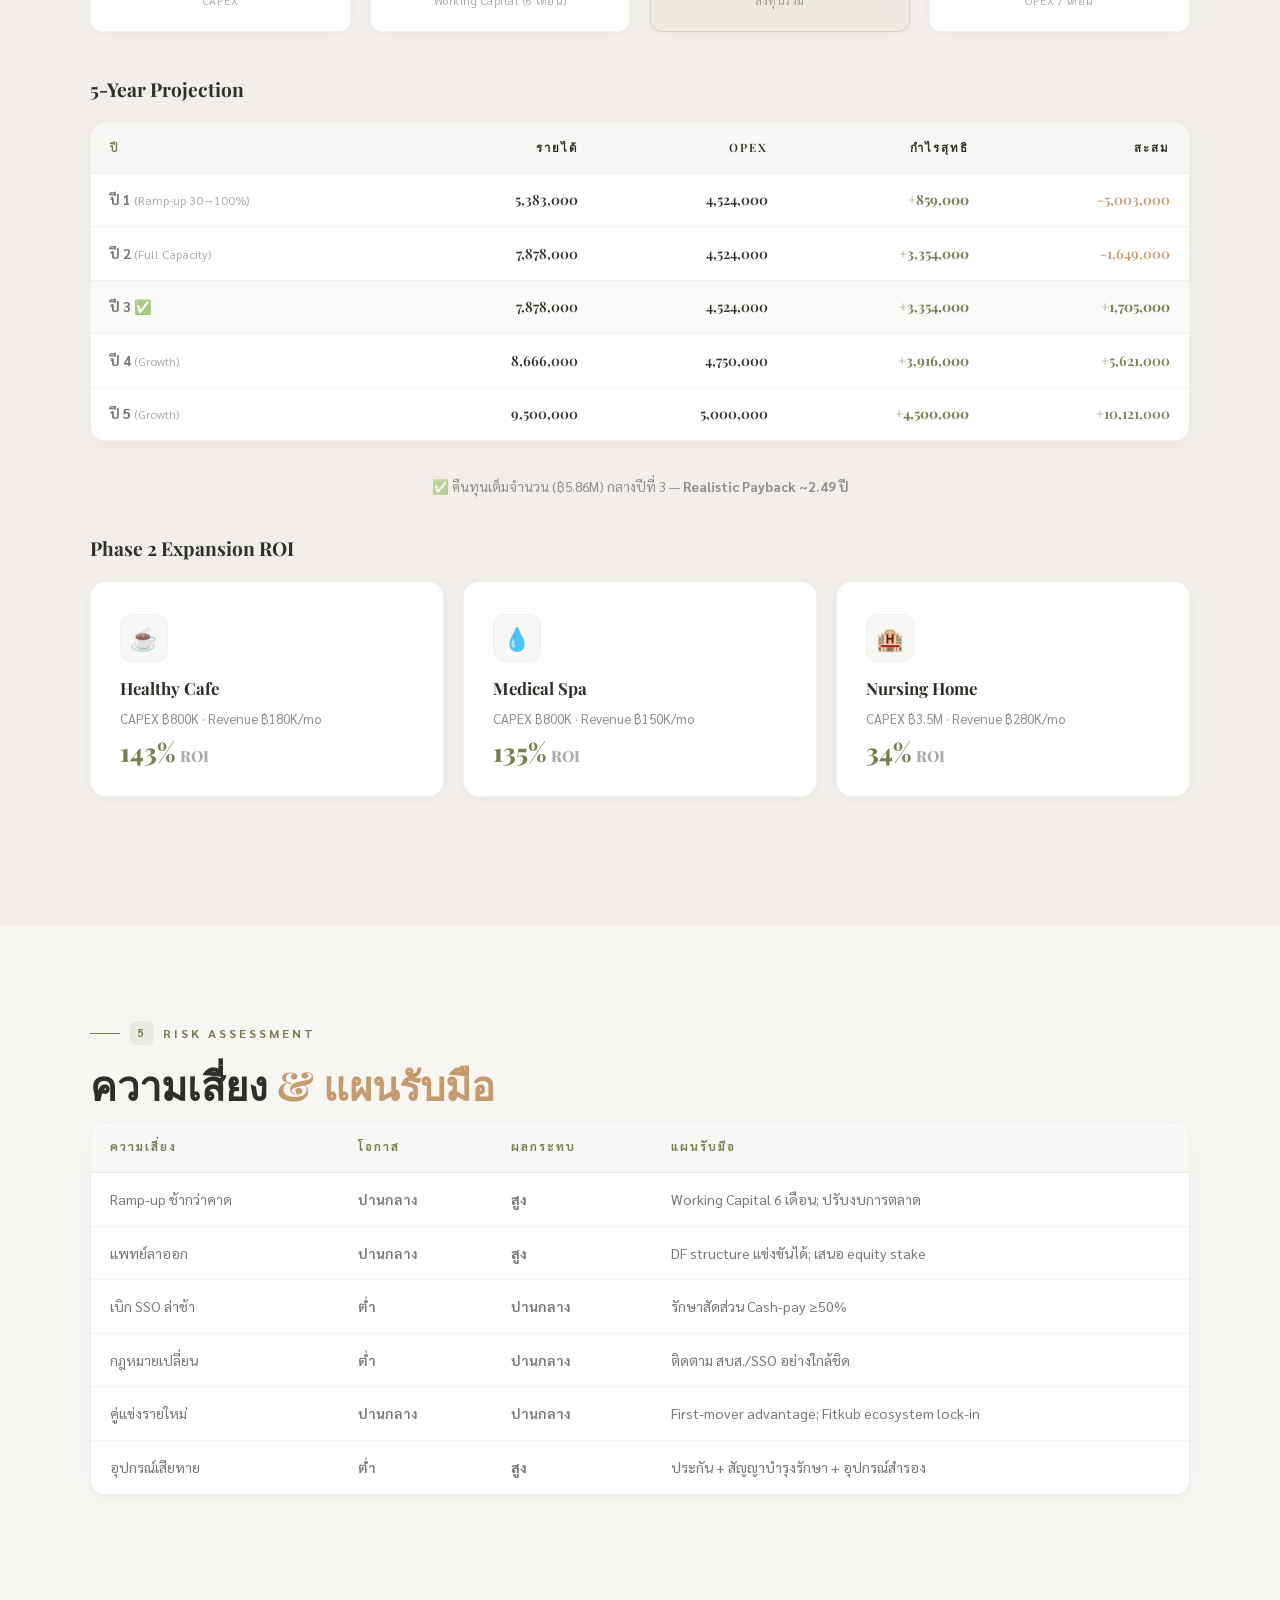
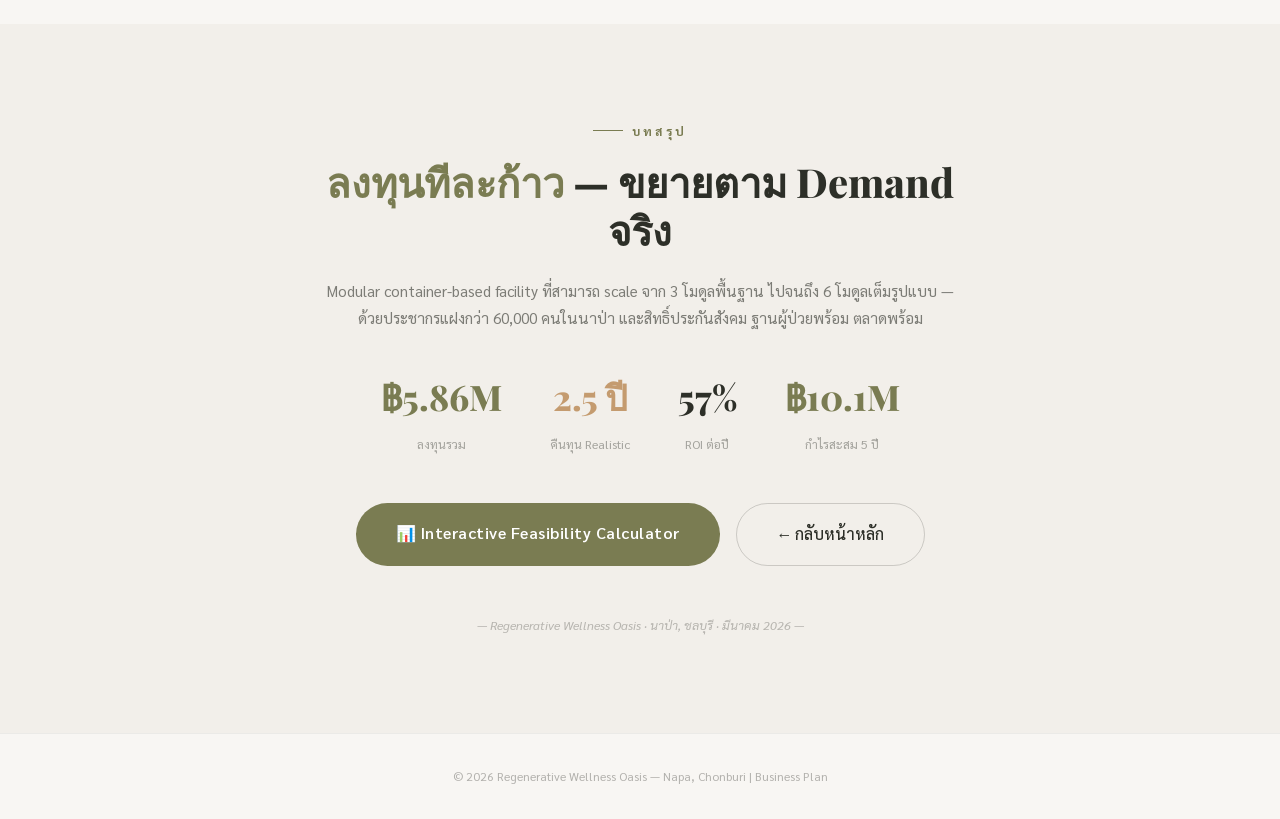
<file: business-plan.html>
<!DOCTYPE html>
<html lang="th">

<head>
    <meta charset="UTF-8">
    <meta name="viewport" content="width=device-width,initial-scale=1.0">
    <title>Business Plan | Regenerative Wellness Oasis — นาป่า, ชลบุรี</title>
    <meta name="description"
        content="แผนธุรกิจ Regenerative Wellness Oasis — คลินิกสุขภาพเชิงบูรณาการ นาป่า ชลบุรี EEC Zone">
    <link rel="stylesheet" href="styles.css">
    <link rel="stylesheet" href="business-plan.css">
</head>

<body>
    <div class="loader" id="loader">
        <div class="loader-ring"></div>
    </div>
    <div class="particles" id="particles"></div>

    <nav id="nav">
        <a href="index.html" class="nav-logo">REGENERATIVE OASIS</a>
        <ul class="nav-links">
            <li><a href="#market">ตลาด</a></li>
            <li><a href="#operations">Operations</a></li>
            <li><a href="#financial">การเงิน</a></li>
            <li><a href="#risks">ความเสี่ยง</a></li>
            <li><a href="feasibility.html">📊 Feasibility</a></li>
            <li><a href="index.html">← หน้าหลัก</a></li>
        </ul>
    </nav>

    <!-- HERO -->
    <section class="hero" style="min-height:85vh">
        <div class="hero-content">
            <div class="hero-badge"><svg width="16" height="16" viewBox="0 0 24 24" fill="none" stroke="currentColor"
                    stroke-width="2">
                    <path d="M14 2H6a2 2 0 0 0-2 2v16a2 2 0 0 0 2 2h12a2 2 0 0 0 2-2V8z" />
                    <polyline points="14 2 14 8 20 8" />
                    <line x1="16" y1="13" x2="8" y2="13" />
                    <line x1="16" y1="17" x2="8" y2="17" />
                    <polyline points="10 9 9 9 8 9" />
                </svg> Comprehensive Business Plan</div>
            <h1><span class="gradient-text">Regenerative</span><br>Wellness Oasis</h1>
            <p class="hero-subtitle">แผนธุรกิจฉบับสมบูรณ์ — คลินิกสุขภาพเชิงบูรณาการ<br><strong
                    style="color:#7A7C52">นาป่า, ชลบุรี | EEC Zone</strong></p>
            <div class="hero-cta">
                <button class="btn-primary"
                    onclick="document.getElementById('market').scrollIntoView({behavior:'smooth'})">อ่านแผนธุรกิจ</button>
                <a href="feasibility.html" class="btn-outline" style="text-decoration:none">📊 Feasibility
                    Calculator</a>
            </div>
        </div>
        <div class="scroll-indicator"><span>เลื่อนลง</span>
            <div class="scroll-line"></div>
        </div>
    </section>

    <!-- EXEC STRIP -->
    <div class="exec-strip">
        <div class="exec-strip-inner">
            <div class="exec-stat">
                <div class="exec-number">5.86<span class="exec-unit">M</span></div>
                <div class="exec-label">เงินลงทุนรวม (CAPEX + WC)</div>
            </div>
            <div class="exec-divider"></div>
            <div class="exec-stat">
                <div class="exec-number">656<span class="exec-unit">K</span></div>
                <div class="exec-label">รายได้/เดือน (เต็มกำลัง)</div>
            </div>
            <div class="exec-divider"></div>
            <div class="exec-stat">
                <div class="exec-number">2.5<span class="exec-unit">ปี</span></div>
                <div class="exec-label">คืนทุนจริง (Realistic)</div>
            </div>
            <div class="exec-divider"></div>
            <div class="exec-stat">
                <div class="exec-number">57<span class="exec-unit">%</span></div>
                <div class="exec-label">ROI ต่อปี</div>
            </div>
        </div>
    </div>

    <!-- EXECUTIVE SUMMARY -->
    <section class="bp-section">
        <div class="section-container">
            <div class="section-label"><span>1</span> Executive Summary</div>
            <h2 class="section-title">คลินิกเวชกรรม + Lab + กายภาพบำบัด <span style="color:#7A7C52">ในจุดเดียว</span>
            </h2>
            <p class="section-desc">รวมบริการตรวจรักษาทั่วไป (เงินสด + ประกันสังคม), ห้องปฏิบัติการตรวจเลือด,
                กายภาพบำบัด และโปรแกรม Regenerative Medicine เข้าไว้ในศูนย์เดียว — พร้อมขยายเพิ่มเป็น Cafe, Spa, Nursing
                Home ตามความต้องการ</p>

            <div class="card-grid">
                <div class="bp-card sage">
                    <div class="card-icon">🏥</div>
                    <h3>Clinic & OPD</h3>
                    <p>ตรวจรักษาทั่วไป, Regen/Metabolic Package, ขายยา — รับทั้งเงินสดและประกันสังคม</p>
                    <div class="card-tag">Required</div>
                </div>
                <div class="bp-card sage">
                    <div class="card-icon">🔬</div>
                    <h3>Diagnostic Lab</h3>
                    <p>ตรวจเลือด CBC, metabolic panel, hormone — ส่งผลเข้า Fitkub App ทันที</p>
                    <div class="card-tag">Required</div>
                </div>
                <div class="bp-card sage">
                    <div class="card-icon">🏋️</div>
                    <h3>Rehab & PT</h3>
                    <p>Laser, Shockwave, ฟื้นฟูสมรรถภาพ — รองรับแรงงานอุตสาหกรรมและผู้สูงอายุ</p>
                    <div class="card-tag">Phase 1</div>
                </div>
                <div class="bp-card sand">
                    <div class="card-icon">📦</div>
                    <h3>Phase 2 — Optional Modules</h3>
                    <p>☕ Healthy Cafe (฿800K) · 💧 Medical Spa (฿800K) · 🏨 Nursing Home (฿3.5M) —
                        เลือกขยายตามความต้องการตลาด</p>
                    <div class="card-tag">Expandable</div>
                </div>
            </div>
        </div>

        <div class="bp-quote">ใช้โมเดล Container แบบ Modular — ลงทุนทีละก้าว ขยายตาม Demand จริง</div>
        </div>
    </section>

    <!-- MARKET ANALYSIS -->
    <section id="market" class="bp-section bp-section-alt">
        <div class="section-container">
            <div class="section-label"><span>2</span> Market Analysis</div>
            <h2 class="section-title">ตลาด Wellness <span style="color:#7A7C52">เติบโตต่อเนื่อง</span></h2>
            <p class="section-desc">อุตสาหกรรมสุขภาพไทยมูลค่ากว่า $42.7B เติบโต 10.1% ต่อปี — Regenerative Medicine
                โตเร็วกว่าเฉลี่ย 10 เท่า</p>

            <div class="kpi-row">
                <div class="kpi-box">
                    <div class="kpi-val">$42.7B</div>
                    <div class="kpi-lbl">Thai Wellness Market 2024</div>
                </div>
                <div class="kpi-box">
                    <div class="kpi-val">10.1%</div>
                    <div class="kpi-lbl">CAGR Regenerative Medicine</div>
                </div>
                <div class="kpi-box">
                    <div class="kpi-val">3.5M</div>
                    <div class="kpi-lbl">Medical Tourists 2025</div>
                </div>
                <div class="kpi-box highlight">
                    <div class="kpi-val">฿670B</div>
                    <div class="kpi-lbl">Health Tourism Target 2025</div>
                </div>
            </div>

            <h3 style="font-family:'Playfair Display',serif;font-size:1.3rem;margin:3rem 0 1rem;color:#2D2F28">ทำไมต้อง
                <span style="color:#7A7C52">นาป่า, ชลบุรี?</span>
            </h3>
            <div class="card-grid">
                <div class="bp-card sage">
                    <div class="card-number">42,334</div>
                    <h3>ประชากรตำบลนาป่า</h3>
                    <p>+ ประชากรแฝง 20,000-30,000 คนจากโรงงานอุตสาหกรรม — ฐานผู้ป่วยขนาดใหญ่</p>
                </div>
                <div class="bp-card olive">
                    <div class="card-number">60%</div>
                    <h3>แรงงานใน Social Security</h3>
                    <p>อาชีพหลักคือแรงงานโรงงาน — มีสิทธิ์ประกันสังคม = ปริมาณคนไข้ Guaranteed</p>
                </div>
                <div class="bp-card copper">
                    <div class="card-number">EEC</div>
                    <h3>เขตเศรษฐกิจพิเศษ</h3>
                    <p>ชลบุรีเป็น 1 ใน 3 จังหวัดหลัก EEC — เม็ดเงินลงทุนจากรัฐ ฿58,900M</p>
                </div>
            </div>

            <h3 style="font-family:'Playfair Display',serif;font-size:1.3rem;margin:3rem 0 1rem;color:#2D2F28">
                Competitor Landscape — <span style="color:#C49B6F">ชลบุรี</span></h3>
            <div class="bp-table-wrap">
                <table class="bp-table">
                    <thead>
                        <tr>
                            <th>คู่แข่ง</th>
                            <th>พื้นที่</th>
                            <th>บริการ</th>
                            <th>ช่องว่าง (Gap)</th>
                        </tr>
                    </thead>
                    <tbody>
                        <tr>
                            <td><strong>AgeWell (Dulupa Hills)</strong></td>
                            <td>ศรีราชา</td>
                            <td>Skilled nursing, geriatric rehab</td>
                            <td class="comp-gap">ไม่มี OPD/Lab</td>
                        </tr>
                        <tr>
                            <td><strong>Fresh Mediq Global</strong></td>
                            <td>ชลบุรี</td>
                            <td>PRP, Stem cell, NK cell</td>
                            <td class="comp-gap">ไม่มี Primary Care</td>
                        </tr>
                        <tr>
                            <td><strong>KIN Origin</strong></td>
                            <td>พัทยา</td>
                            <td>24/7 Nursing home</td>
                            <td class="comp-gap">ไม่มี Outpatient</td>
                        </tr>
                        <tr>
                            <td><strong>Baan Lalisa</strong></td>
                            <td>พัทยา</td>
                            <td>Elderly nursing</td>
                            <td class="comp-gap">ไม่มี Lab / Regen</td>
                        </tr>
                        <tr>
                            <td><strong>The Senizens</strong></td>
                            <td>ชลบุรี</td>
                            <td>Anti-aging, IV drip</td>
                            <td class="comp-gap">ไม่รับประกันสังคม</td>
                        </tr>
                    </tbody>
                </table>
            </div>
            <p style="font-size:.85rem;color:rgba(45,47,40,.5);text-align:center;margin-top:1rem">🟢
                <strong>เราเป็นรายเดียว</strong>ที่รวม OPD + Lab + Regen + PT + ประกันสังคม + Fitkub App ไว้ในที่เดียว
            </p>
        </div>
    </section>

    <!-- OPERATIONS -->
    <section id="operations" class="bp-section">
        <div class="section-container">
            <div class="section-label"><span>3</span> Operations & Implementation</div>
            <h2 class="section-title">แผนดำเนินงาน <span style="color:#7A7C52">Step by Step</span></h2>
            <p class="section-desc">ใช้โครงสร้าง Container Modular — ติดตั้งเร็ว, ต้นทุนต่ำ, ขยายได้ตามความต้องการ</p>

            <div style="display:grid;grid-template-columns:1fr 1fr;gap:3rem;align-items:start" class="ops-grid">
                <div>
                    <h3
                        style="font-family:'Playfair Display',serif;font-size:1.2rem;margin-bottom:1.5rem;color:#2D2F28">
                        📅 Project Timeline</h3>
                    <div class="timeline">
                        <div class="timeline-item">
                            <span class="timeline-badge phase1">Phase 1</span>
                            <h4>เดือน 1–3: เตรียมพื้นที่</h4>
                            <p>ติดตั้ง Container 2 ยูนิต, ตกแต่งภายใน, จัดซื้ออุปกรณ์, ขอใบอนุญาต กรมสบส / สปสช.</p>
                        </div>
                        <div class="timeline-item">
                            <span class="timeline-badge phase1">Phase 1</span>
                            <h4>เดือน 4: Grand Opening</h4>
                            <p>เปิดให้บริการ Clinic + Lab + PT, ลงทะเบียนประกันสังคม, เริ่ม Ramp-up 30%</p>
                        </div>
                        <div class="timeline-item">
                            <span class="timeline-badge phase1">Phase 1</span>
                            <h4>เดือน 4–15: Revenue Ramp-up</h4>
                            <p>รายได้เติบโตจาก 30% → 100%, breakeven เดือนที่ 5, สร้างฐานผู้ป่วยประจำ</p>
                        </div>
                        <div class="timeline-item future">
                            <span class="timeline-badge phase2">Phase 2</span>
                            <h4>เดือน 16+: ขยายโมดูล</h4>
                            <p>ประเมินเพิ่ม Cafe / Spa / Nursing Home ตาม demand data จริง</p>
                        </div>
                    </div>
                </div>
                <div>
                    <h3
                        style="font-family:'Playfair Display',serif;font-size:1.2rem;margin-bottom:1.5rem;color:#2D2F28">
                        💰 Revenue Streams (5 สาย)</h3>
                    <div class="bp-table-wrap">
                        <table class="bp-table">
                            <thead>
                                <tr>
                                    <th>บริการ</th>
                                    <th class="num">เคส/เดือน</th>
                                    <th class="num">฿/เคส</th>
                                    <th class="num">รายได้/เดือน</th>
                                </tr>
                            </thead>
                            <tbody>
                                <tr>
                                    <td>
                                        <div class="item-icon"><span>💎</span>Regen Package</div>
                                    </td>
                                    <td class="num">10</td>
                                    <td class="num">25,000</td>
                                    <td class="num" style="color:#7A7C52;font-weight:700">250,000</td>
                                </tr>
                                <tr>
                                    <td>
                                        <div class="item-icon"><span>🏋️</span>กายภาพบำบัด</div>
                                    </td>
                                    <td class="num">130</td>
                                    <td class="num">1,500</td>
                                    <td class="num" style="color:#7A7C52;font-weight:700">195,000</td>
                                </tr>
                                <tr>
                                    <td>
                                        <div class="item-icon"><span>🔬</span>Diagnostic Lab</div>
                                    </td>
                                    <td class="num">40</td>
                                    <td class="num">2,000</td>
                                    <td class="num" style="color:#7A7C52;font-weight:700">80,000</td>
                                </tr>
                                <tr>
                                    <td>
                                        <div class="item-icon"><span>🩺</span>OPD เงินสด</div>
                                    </td>
                                    <td class="num">80</td>
                                    <td class="num">800</td>
                                    <td class="num" style="font-weight:700">64,000</td>
                                </tr>
                                <tr>
                                    <td>
                                        <div class="item-icon"><span>🛡️</span>OPD ประกันสังคม</div>
                                    </td>
                                    <td class="num">150</td>
                                    <td class="num">450</td>
                                    <td class="num" style="font-weight:700">67,500</td>
                                </tr>
                            </tbody>
                            <tfoot>
                                <tr>
                                    <td colspan="3">รวมรายได้ต่อเดือน</td>
                                    <td class="num total">656,500</td>
                                </tr>
                            </tfoot>
                        </table>
                    </div>

                    <h3 style="font-family:'Playfair Display',serif;font-size:1.2rem;margin:2rem 0 1rem;color:#2D2F28">
                        👥 Org Structure</h3>
                    <div class="bp-card" style="text-align:center">
                        <p style="font-size:.9rem;line-height:2;color:rgba(45,47,40,.7)">
                            <strong style="color:#7A7C52">Medical Director</strong> (แพทย์ — DF Contract)<br>
                            ├── พยาบาล/ผู้ช่วย (1 คน)<br>
                            ├── นักเทคนิคการแพทย์ (1 คน)<br>
                            ├── นักกายภาพบำบัด (1 คน)<br>
                            └── Admin/Reception (shared)
                        </p>
                        <div class="card-tag">Phase 1 — 4 staff + 1 doctor</div>
                    </div>
                </div>
            </div>
        </div>
    </section>

    <!-- FINANCIAL -->
    <section id="financial" class="bp-section bp-section-alt">
        <div class="section-container">
            <div class="section-label"><span>4</span> Financial Plan & Projections</div>
            <h2 class="section-title">แผนการเงิน <span style="color:#7A7C52">+ Ramp-up Projection</span></h2>
            <p class="section-desc">รวม Working Capital 6 เดือน สำหรับช่วง Ramp-up — ตัวเลขสมจริง ไม่ใช่ Best Case</p>

            <div class="kpi-row">
                <div class="kpi-box">
                    <div class="kpi-val">฿3.6M</div>
                    <div class="kpi-lbl">CAPEX</div>
                </div>
                <div class="kpi-box">
                    <div class="kpi-val">฿2.26M</div>
                    <div class="kpi-lbl">Working Capital (6 เดือน)</div>
                </div>
                <div class="kpi-box highlight">
                    <div class="kpi-val">฿5.86M</div>
                    <div class="kpi-lbl">ลงทุนรวม</div>
                </div>
                <div class="kpi-box">
                    <div class="kpi-val">฿377K</div>
                    <div class="kpi-lbl">OPEX / เดือน</div>
                </div>
            </div>

            <h3 style="font-family:'Playfair Display',serif;font-size:1.2rem;margin:2.5rem 0 1rem;color:#2D2F28">5-Year
                Projection</h3>
            <div class="bp-table-wrap">
                <table class="bp-table">
                    <thead>
                        <tr>
                            <th>ปี</th>
                            <th class="num">รายได้</th>
                            <th class="num">OPEX</th>
                            <th class="num">กำไรสุทธิ</th>
                            <th class="num">สะสม</th>
                        </tr>
                    </thead>
                    <tbody>
                        <tr>
                            <td><strong>ปี 1</strong> <span style="font-size:.75rem;color:rgba(45,47,40,.4)">(Ramp-up
                                    30→100%)</span></td>
                            <td class="num">5,383,000</td>
                            <td class="num">4,524,000</td>
                            <td class="num" style="color:#7A7C52;font-weight:700">+859,000</td>
                            <td class="num" style="color:#C49B6F">-5,003,000</td>
                        </tr>
                        <tr>
                            <td><strong>ปี 2</strong> <span style="font-size:.75rem;color:rgba(45,47,40,.4)">(Full
                                    Capacity)</span></td>
                            <td class="num">7,878,000</td>
                            <td class="num">4,524,000</td>
                            <td class="num" style="color:#7A7C52;font-weight:700">+3,354,000</td>
                            <td class="num" style="color:#C49B6F">-1,649,000</td>
                        </tr>
                        <tr style="background:rgba(122,124,82,.04)">
                            <td><strong>ปี 3</strong> ✅</td>
                            <td class="num">7,878,000</td>
                            <td class="num">4,524,000</td>
                            <td class="num" style="color:#7A7C52;font-weight:700">+3,354,000</td>
                            <td class="num" style="color:#7A7C52;font-weight:700">+1,705,000</td>
                        </tr>
                        <tr>
                            <td><strong>ปี 4</strong> <span
                                    style="font-size:.75rem;color:rgba(45,47,40,.4)">(Growth)</span></td>
                            <td class="num">8,666,000</td>
                            <td class="num">4,750,000</td>
                            <td class="num" style="color:#7A7C52;font-weight:700">+3,916,000</td>
                            <td class="num" style="color:#7A7C52">+5,621,000</td>
                        </tr>
                        <tr>
                            <td><strong>ปี 5</strong> <span
                                    style="font-size:.75rem;color:rgba(45,47,40,.4)">(Growth)</span></td>
                            <td class="num">9,500,000</td>
                            <td class="num">5,000,000</td>
                            <td class="num" style="color:#7A7C52;font-weight:700">+4,500,000</td>
                            <td class="num" style="color:#7A7C52">+10,121,000</td>
                        </tr>
                    </tbody>
                </table>
            </div>
            <p style="text-align:center;font-size:.85rem;color:rgba(45,47,40,.5);margin:1rem 0 2rem">✅ คืนทุนเต็มจำนวน
                (฿5.86M) กลางปีที่ 3 — <strong>Realistic Payback ~2.49 ปี</strong></p>

            <h3 style="font-family:'Playfair Display',serif;font-size:1.2rem;margin:2rem 0 1rem;color:#2D2F28">Phase 2
                Expansion ROI</h3>
            <div class="card-grid" style="grid-template-columns:repeat(3,1fr)">
                <div class="bp-card">
                    <div class="card-icon">☕</div>
                    <h3>Healthy Cafe</h3>
                    <p>CAPEX ฿800K · Revenue ฿180K/mo</p>
                    <div class="card-number" style="margin-top:.5rem">143%<span
                            style="font-size:.6em;color:rgba(45,47,40,.4)"> ROI</span></div>
                </div>
                <div class="bp-card">
                    <div class="card-icon">💧</div>
                    <h3>Medical Spa</h3>
                    <p>CAPEX ฿800K · Revenue ฿150K/mo</p>
                    <div class="card-number" style="margin-top:.5rem">135%<span
                            style="font-size:.6em;color:rgba(45,47,40,.4)"> ROI</span></div>
                </div>
                <div class="bp-card">
                    <div class="card-icon">🏨</div>
                    <h3>Nursing Home</h3>
                    <p>CAPEX ฿3.5M · Revenue ฿280K/mo</p>
                    <div class="card-number" style="margin-top:.5rem">34%<span
                            style="font-size:.6em;color:rgba(45,47,40,.4)"> ROI</span></div>
                </div>
            </div>
        </div>
    </section>

    <!-- RISKS -->
    <section id="risks" class="bp-section">
        <div class="section-container">
            <div class="section-label"><span>5</span> Risk Assessment</div>
            <h2 class="section-title">ความเสี่ยง <span style="color:#C49B6F">& แผนรับมือ</span></h2>
            <div class="bp-table-wrap">
                <table class="bp-table">
                    <thead>
                        <tr>
                            <th>ความเสี่ยง</th>
                            <th>โอกาส</th>
                            <th>ผลกระทบ</th>
                            <th>แผนรับมือ</th>
                        </tr>
                    </thead>
                    <tbody>
                        <tr>
                            <td>Ramp-up ช้ากว่าคาด</td>
                            <td class="risk-med">ปานกลาง</td>
                            <td class="risk-high">สูง</td>
                            <td>Working Capital 6 เดือน; ปรับงบการตลาด</td>
                        </tr>
                        <tr>
                            <td>แพทย์ลาออก</td>
                            <td class="risk-med">ปานกลาง</td>
                            <td class="risk-high">สูง</td>
                            <td>DF structure แข่งขันได้; เสนอ equity stake</td>
                        </tr>
                        <tr>
                            <td>เบิก SSO ล่าช้า</td>
                            <td class="risk-low">ต่ำ</td>
                            <td class="risk-med">ปานกลาง</td>
                            <td>รักษาสัดส่วน Cash-pay ≥50%</td>
                        </tr>
                        <tr>
                            <td>กฎหมายเปลี่ยน</td>
                            <td class="risk-low">ต่ำ</td>
                            <td class="risk-med">ปานกลาง</td>
                            <td>ติดตาม สบส./SSO อย่างใกล้ชิด</td>
                        </tr>
                        <tr>
                            <td>คู่แข่งรายใหม่</td>
                            <td class="risk-med">ปานกลาง</td>
                            <td class="risk-med">ปานกลาง</td>
                            <td>First-mover advantage; Fitkub ecosystem lock-in</td>
                        </tr>
                        <tr>
                            <td>อุปกรณ์เสียหาย</td>
                            <td class="risk-low">ต่ำ</td>
                            <td class="risk-high">สูง</td>
                            <td>ประกัน + สัญญาบำรุงรักษา + อุปกรณ์สำรอง</td>
                        </tr>
                    </tbody>
                </table>
            </div>
        </div>
    </section>

    <!-- CLOSING -->
    <section class="bp-section bp-section-alt" style="text-align:center">
        <div class="section-container">
            <div class="section-label" style="justify-content:center">บทสรุป</div>
            <h2 class="section-title" style="margin:0 auto 1.5rem;max-width:700px"><span
                    style="color:#7A7C52">ลงทุนทีละก้าว</span> — ขยายตาม Demand จริง</h2>
            <p class="section-desc" style="text-align:center;margin:0 auto 2rem;max-width:650px">Modular container-based
                facility ที่สามารถ scale จาก 3 โมดูลพื้นฐาน ไปจนถึง 6 โมดูลเต็มรูปแบบ — ด้วยประชากรแฝงกว่า 60,000
                คนในนาป่า และสิทธิ์ประกันสังคม ฐานผู้ป่วยพร้อม ตลาดพร้อม</p>

            <div class="closing-stats">
                <div class="cs-item">
                    <div class="cs-value" style="color:#7A7C52">฿5.86M</div>
                    <div class="cs-label">ลงทุนรวม</div>
                </div>
                <div class="cs-item">
                    <div class="cs-value" style="color:#C49B6F">2.5 ปี</div>
                    <div class="cs-label">คืนทุน Realistic</div>
                </div>
                <div class="cs-item">
                    <div class="cs-value" style="color:#2D2F28">57%</div>
                    <div class="cs-label">ROI ต่อปี</div>
                </div>
                <div class="cs-item">
                    <div class="cs-value" style="color:#7A7C52">฿10.1M</div>
                    <div class="cs-label">กำไรสะสม 5 ปี</div>
                </div>
            </div>

            <div style="margin-top:3rem;display:flex;gap:1rem;justify-content:center;flex-wrap:wrap">
                <a href="feasibility.html" class="btn-primary"
                    style="text-decoration:none;padding:1rem 2.5rem;font-size:1rem">📊 Interactive Feasibility
                    Calculator</a>
                <a href="index.html" class="btn-outline"
                    style="text-decoration:none;padding:1rem 2.5rem;font-size:1rem">← กลับหน้าหลัก</a>
            </div>
            <p style="margin-top:3rem;font-size:.78rem;color:rgba(45,47,40,.3);font-style:italic">— Regenerative
                Wellness Oasis · นาป่า, ชลบุรี · มีนาคม 2026 —</p>
        </div>
    </section>

    <footer>
        <p>© 2026 Regenerative Wellness Oasis — Napa, Chonburi | Business Plan</p>
    </footer>

    <script>
        window.addEventListener('load', () => setTimeout(() => document.getElementById('loader').classList.add('hidden'), 600));
        window.addEventListener('scroll', () => document.getElementById('nav').classList.toggle('scrolled', window.scrollY > 50));
        const ro = new IntersectionObserver(e => e.forEach(x => { if (x.isIntersecting) { x.target.style.opacity = '1'; x.target.style.transform = 'translateY(0)'; ro.unobserve(x.target) } }), { threshold: .1 });
        document.querySelectorAll('.bp-card,.kpi-box,.timeline-item,.bp-table-wrap,.card-grid,.kpi-row').forEach(el => { el.style.opacity = '0'; el.style.transform = 'translateY(20px)'; el.style.transition = 'opacity .6s ease,transform .6s ease'; ro.observe(el) });
        (function () { const c = document.getElementById('particles'); for (let i = 0; i < 20; i++) { const p = document.createElement('div'); p.className = 'particle'; p.style.left = Math.random() * 100 + '%'; p.style.animationDuration = (8 + Math.random() * 12) + 's'; p.style.animationDelay = Math.random() * 10 + 's'; p.style.width = p.style.height = (2 + Math.random() * 3) + 'px'; c.appendChild(p) } })();
    </script>
</body>

</html>
</file>
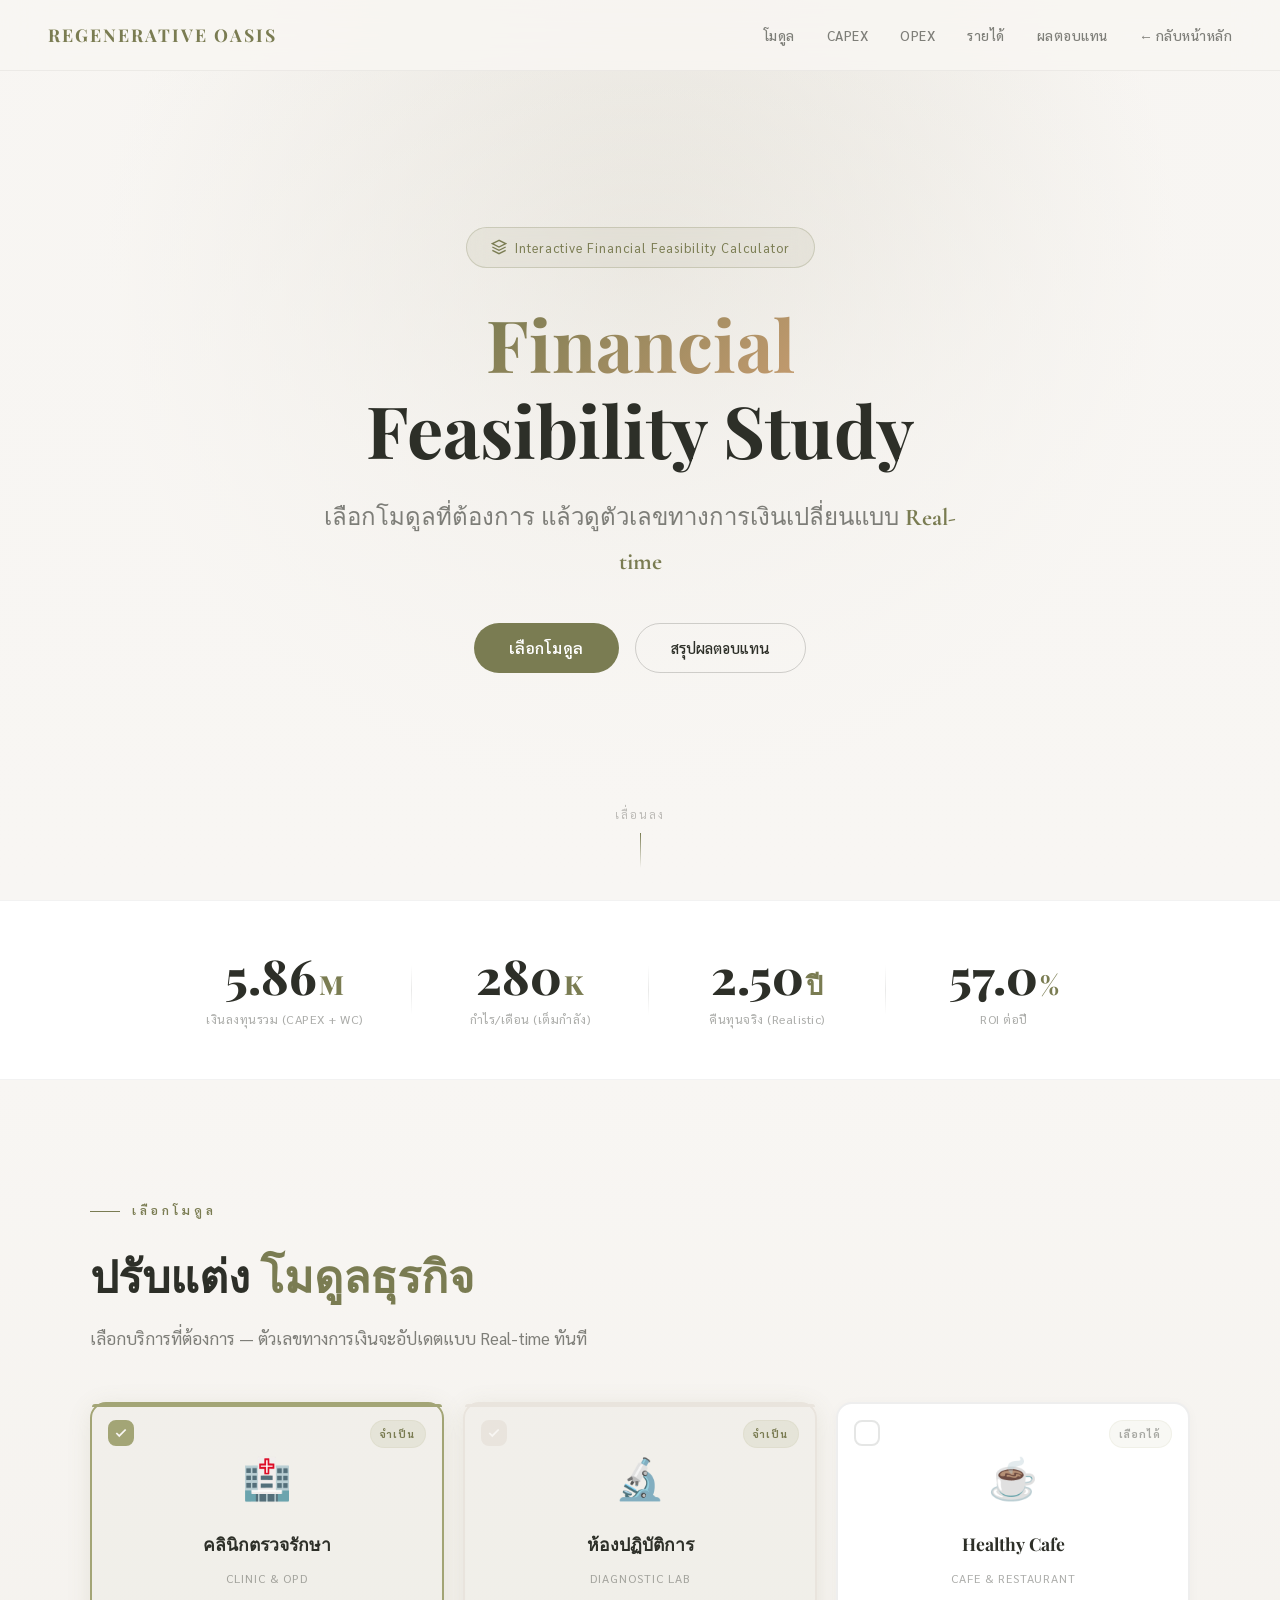
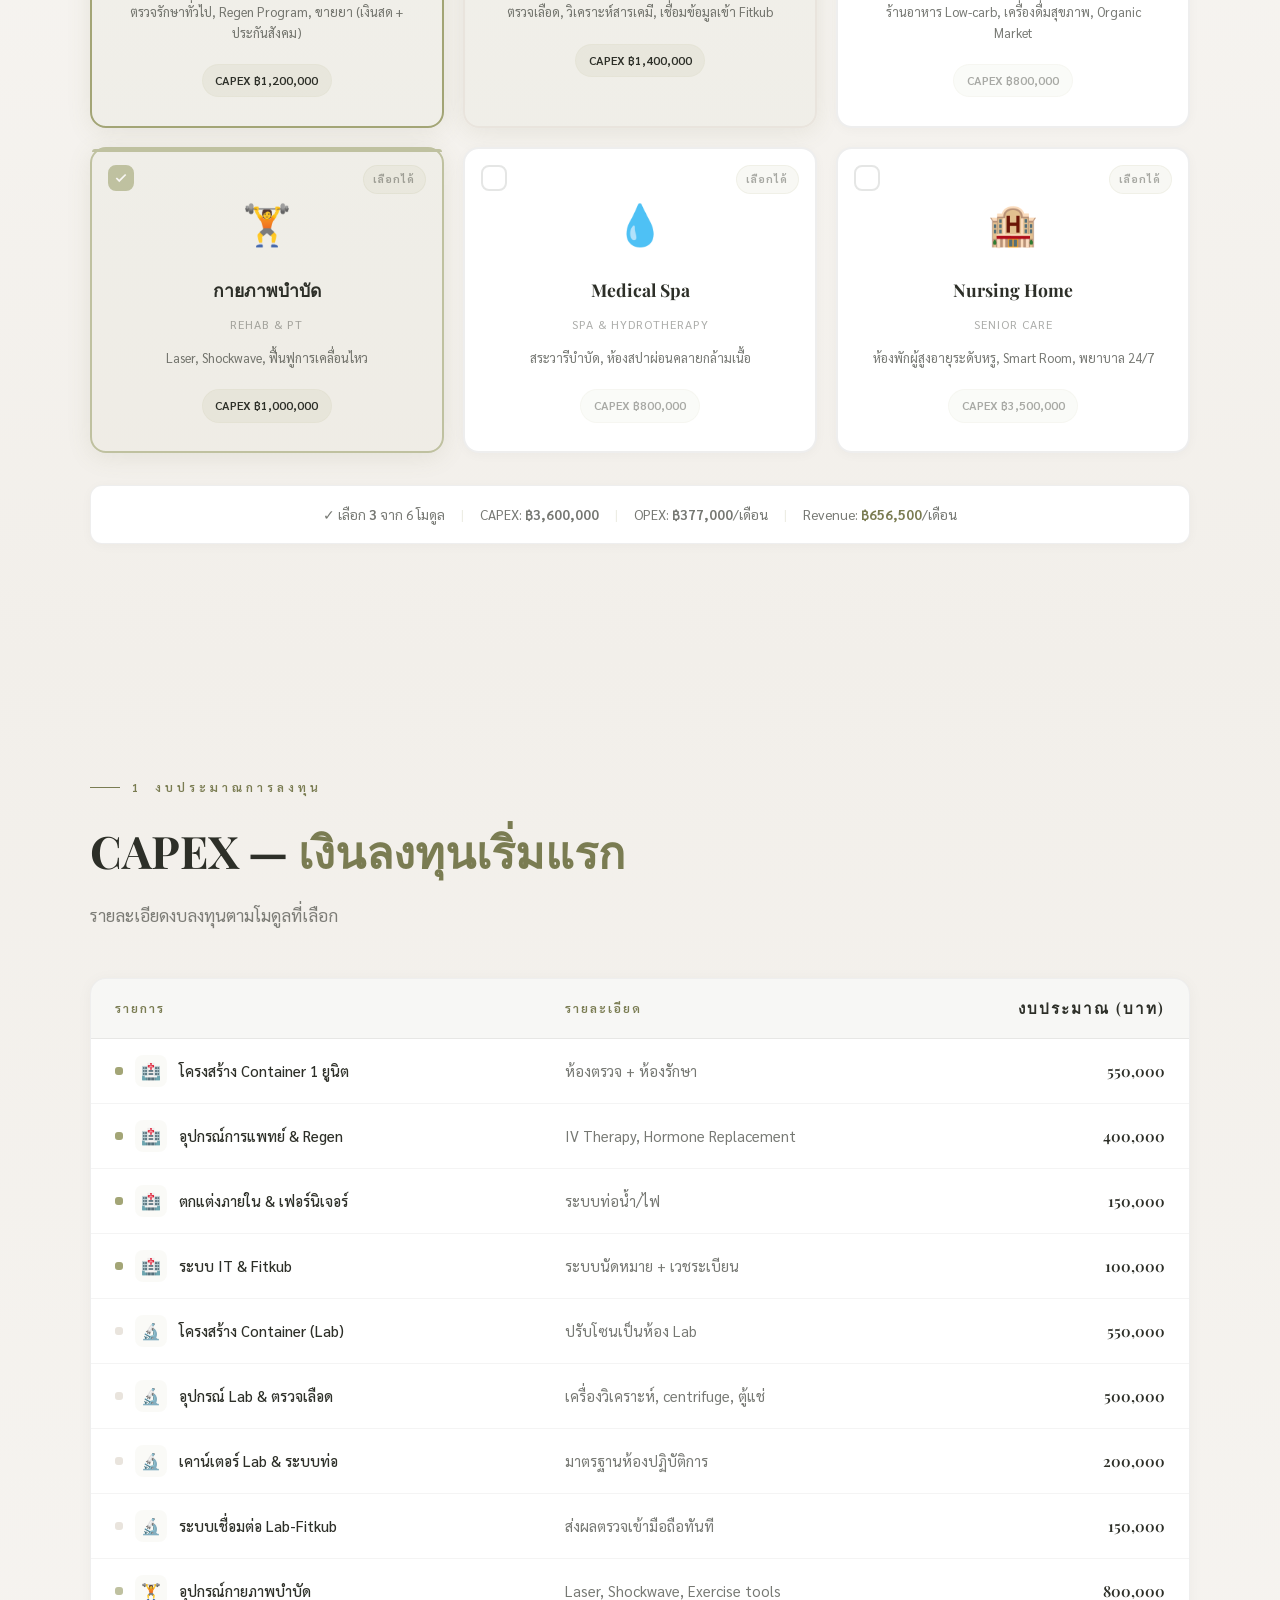
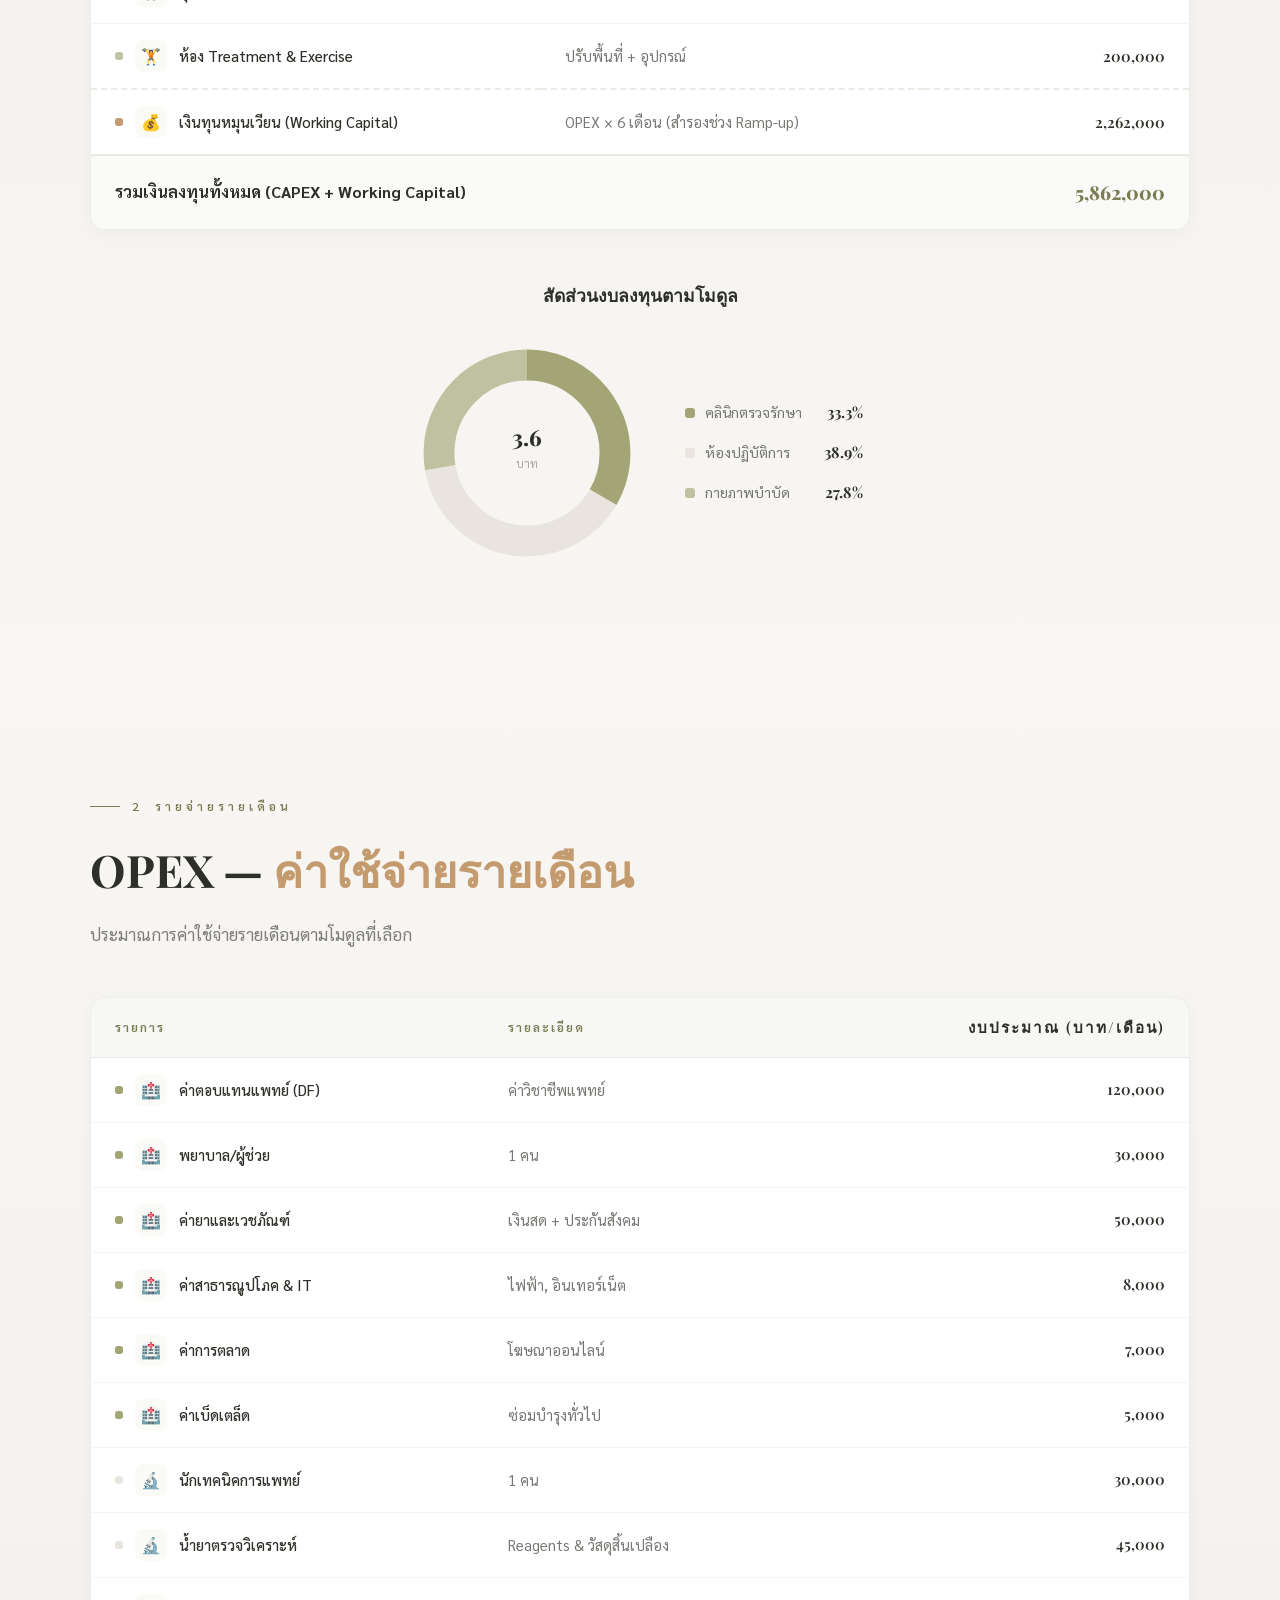
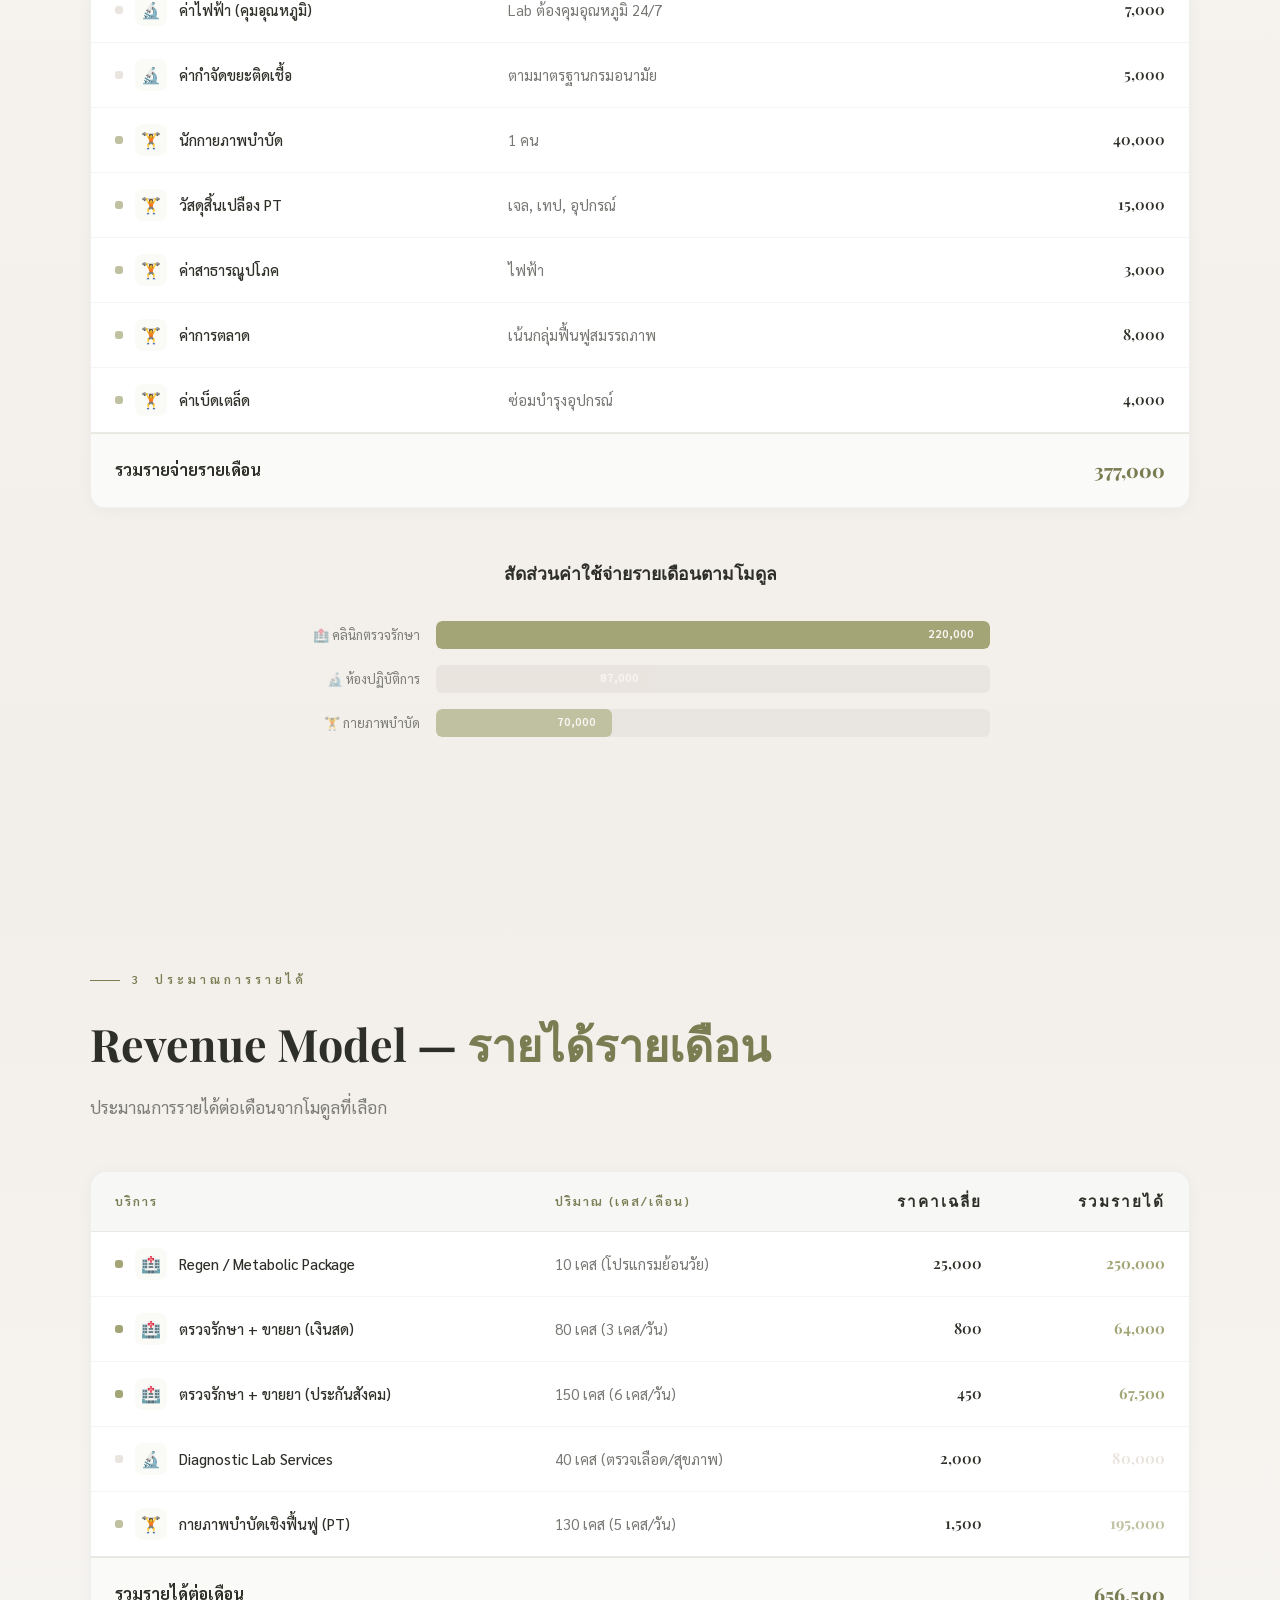
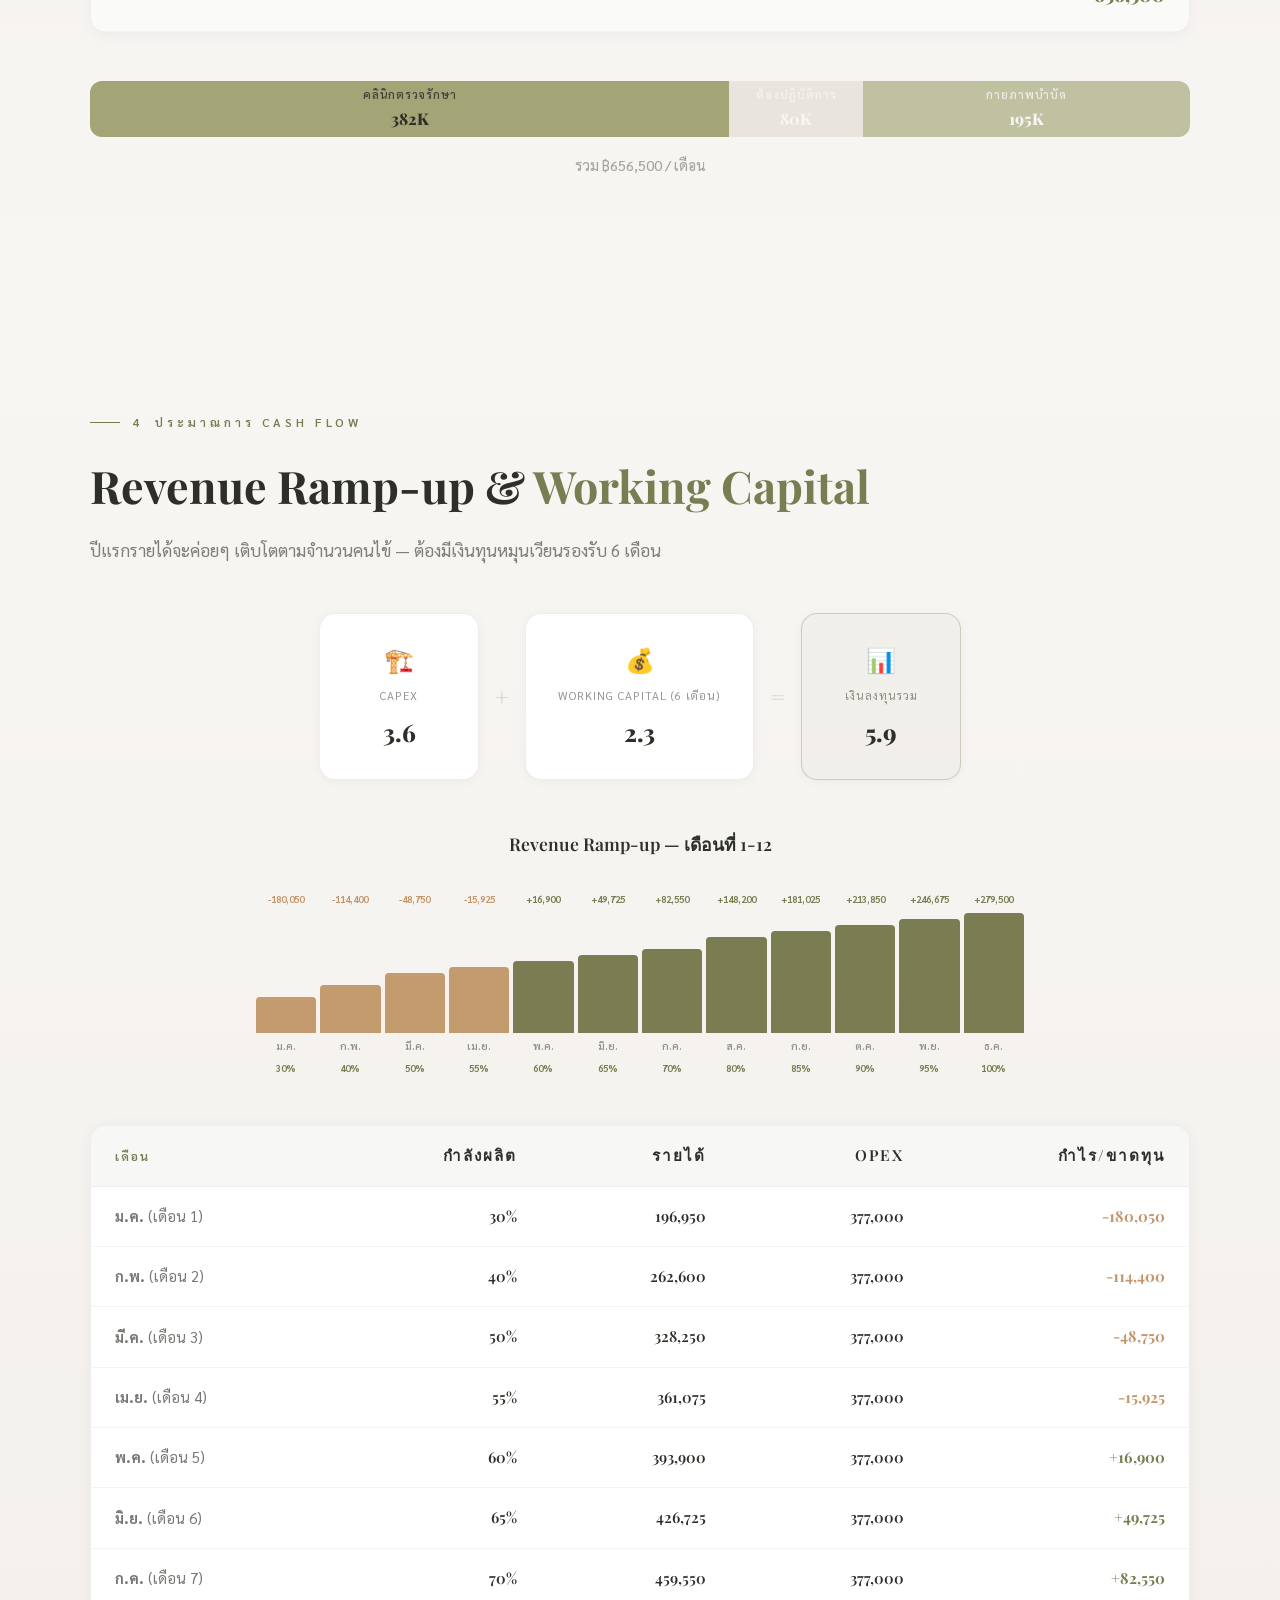
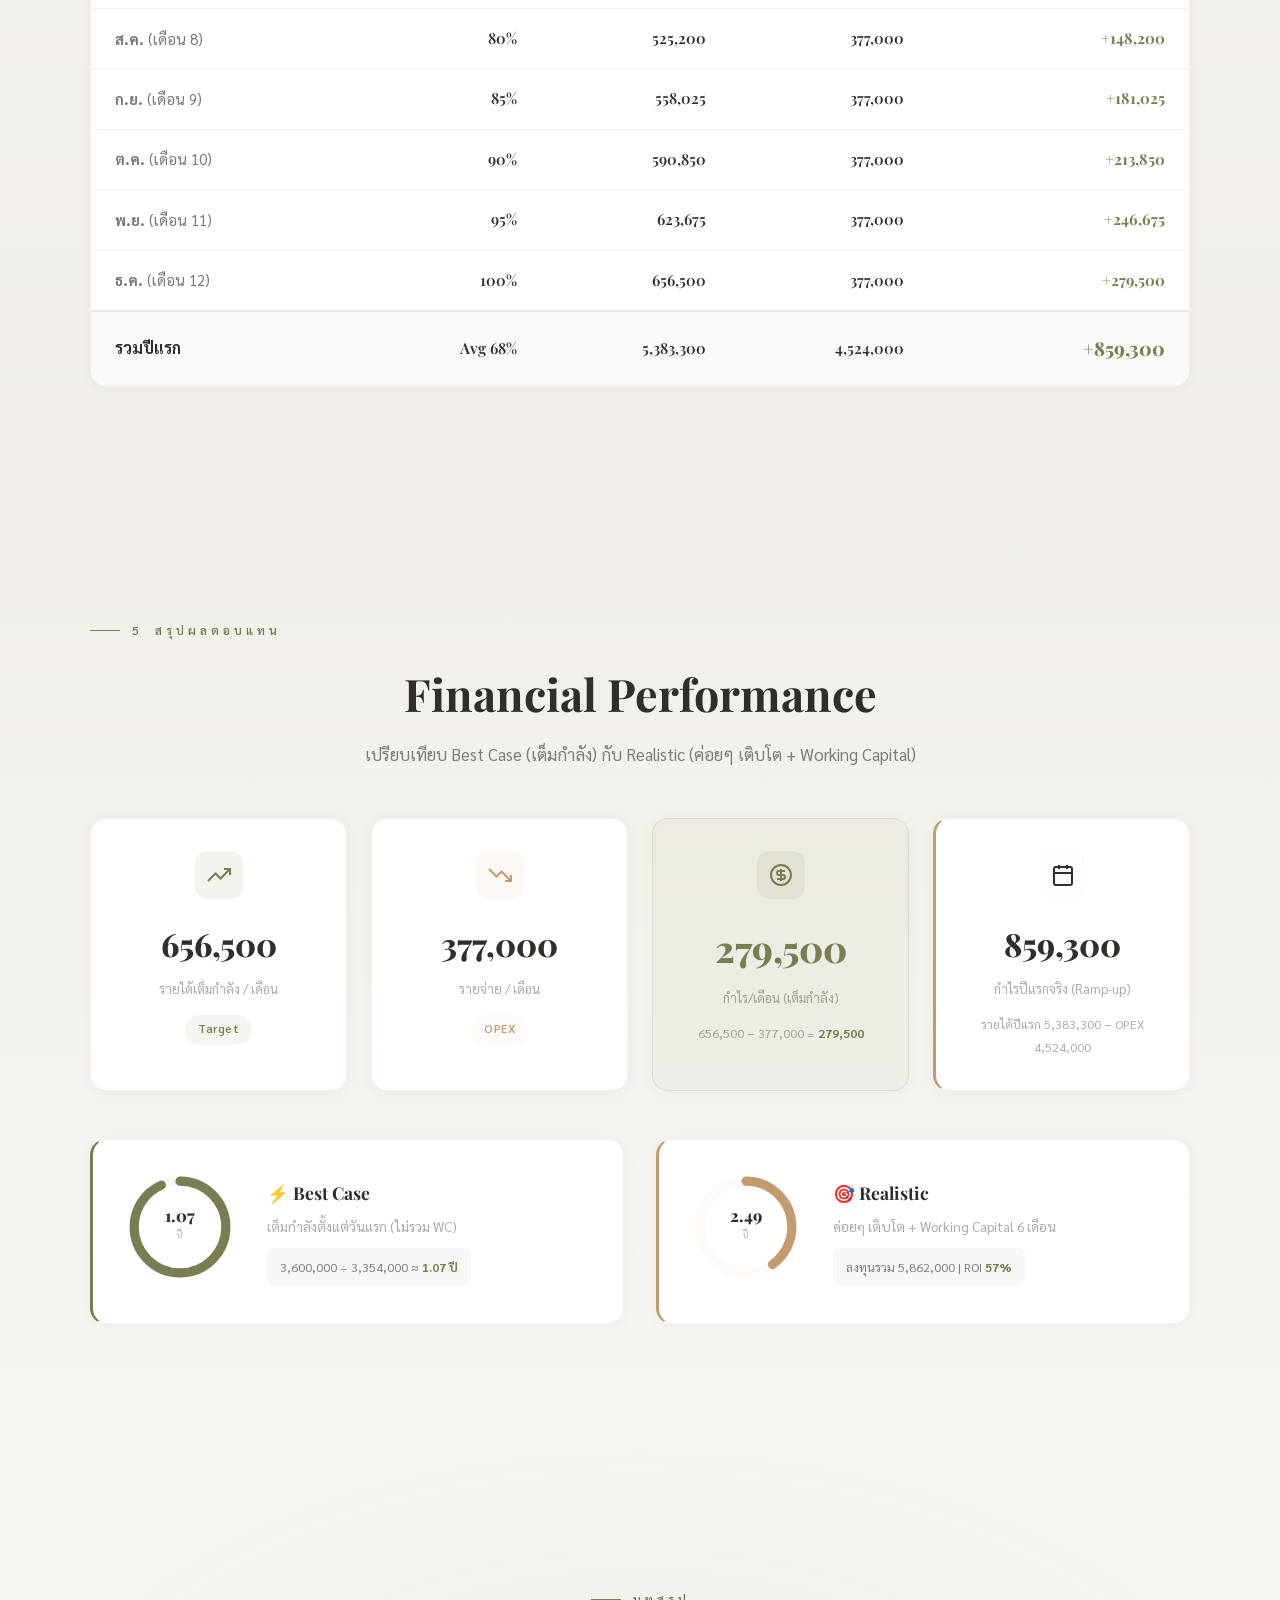
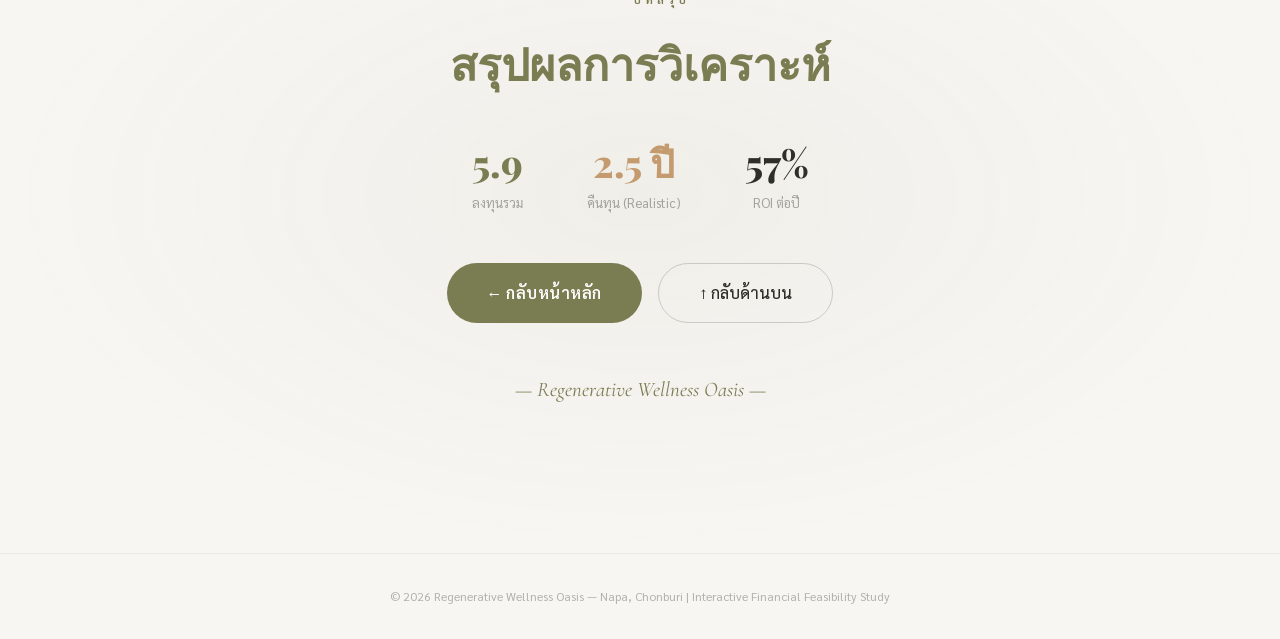
<file: feasibility.html>
<!DOCTYPE html>
<html lang="th">

<head>
    <meta charset="UTF-8">
    <meta name="viewport" content="width=device-width, initial-scale=1.0">
    <title>Financial Feasibility Study | Regenerative Wellness Oasis</title>
    <meta name="description" content="การศึกษาความเป็นไปได้ทางการเงิน โครงการ Regenerative Wellness Oasis นาป่า ชลบุรี">
    <link rel="stylesheet" href="styles.css">
    <link rel="stylesheet" href="feasibility.css">
</head>

<body>
    <div class="loader" id="loader">
        <div class="loader-ring" style="position:relative"></div>
    </div>
    <div class="particles" id="particles"></div>

    <nav id="nav">
        <a href="index.html" class="nav-logo" style="text-decoration:none">REGENERATIVE OASIS</a>
        <ul class="nav-links">
            <li><a href="#modules">โมดูล</a></li>
            <li><a href="#capex">CAPEX</a></li>
            <li><a href="#opex">OPEX</a></li>
            <li><a href="#revenue">รายได้</a></li>
            <li><a href="#performance">ผลตอบแทน</a></li>
            <li><a href="index.html">← กลับหน้าหลัก</a></li>
        </ul>
    </nav>

    <!-- HERO -->
    <section class="hero feasibility-hero">
        <div class="hero-bg feasibility-hero-bg"></div>
        <div class="hero-content">
            <div class="hero-badge">
                <svg width="16" height="16" viewBox="0 0 24 24" fill="none" stroke="currentColor" stroke-width="2">
                    <path d="M12 2L2 7l10 5 10-5-10-5zM2 17l10 5 10-5M2 12l10 5 10-5" />
                </svg>
                Interactive Financial Feasibility Calculator
            </div>
            <h1><span class="gradient-text">Financial</span><br>Feasibility Study</h1>
            <p class="hero-subtitle">เลือกโมดูลที่ต้องการ แล้วดูตัวเลขทางการเงินเปลี่ยนแบบ<strong
                    style="color:var(--sage)"> Real-time</strong></p>
            <div class="hero-cta">
                <button class="btn-primary"
                    onclick="document.getElementById('modules').scrollIntoView({behavior:'smooth'})">เลือกโมดูล</button>
                <button class="btn-outline"
                    onclick="document.getElementById('performance').scrollIntoView({behavior:'smooth'})">สรุปผลตอบแทน</button>
            </div>
        </div>
        <div class="scroll-indicator"><span>เลื่อนลง</span>
            <div class="scroll-line"></div>
        </div>
    </section>

    <!-- EXEC STRIP -->
    <div class="exec-strip">
        <div class="exec-strip-inner">
            <div class="exec-stat reveal">
                <div class="exec-number"><span id="ex-invest">3.6</span><span class="exec-unit">M</span></div>
                <div class="exec-label">เงินลงทุนรวม (CAPEX + WC)</div>
            </div>
            <div class="exec-divider"></div>
            <div class="exec-stat reveal reveal-delay-1">
                <div class="exec-number"><span id="ex-profit">279</span><span class="exec-unit">K</span></div>
                <div class="exec-label">กำไร/เดือน (เต็มกำลัง)</div>
            </div>
            <div class="exec-divider"></div>
            <div class="exec-stat reveal reveal-delay-2">
                <div class="exec-number"><span id="ex-payback">2.1</span><span class="exec-unit">ปี</span></div>
                <div class="exec-label">คืนทุนจริง (Realistic)</div>
            </div>
            <div class="exec-divider"></div>
            <div class="exec-stat reveal reveal-delay-3">
                <div class="exec-number"><span id="ex-roi">93</span><span class="exec-unit">%</span></div>
                <div class="exec-label">ROI ต่อปี</div>
            </div>
        </div>
    </div>

    <!-- MODULE SELECTOR -->
    <section id="modules" class="fs-section">
        <div class="section-container">
            <div class="section-label reveal">เลือกโมดูล</div>
            <h2 class="section-title reveal reveal-delay-1">ปรับแต่ง <span style="color:var(--sage)">โมดูลธุรกิจ</span>
            </h2>
            <p class="section-desc reveal reveal-delay-2">เลือกบริการที่ต้องการ — ตัวเลขทางการเงินจะอัปเดตแบบ Real-time
                ทันที</p>
            <div class="module-grid reveal reveal-delay-3" id="moduleGrid"></div>
            <div class="module-summary reveal" id="moduleSummary"></div>
        </div>
    </section>

    <!-- CAPEX -->
    <section id="capex" class="fs-section fs-section-alt">
        <div class="section-container">
            <div class="section-label reveal"><span>1</span> งบประมาณการลงทุน</div>
            <h2 class="section-title reveal reveal-delay-1">CAPEX — <span
                    style="color:var(--sage)">เงินลงทุนเริ่มแรก</span></h2>
            <p class="section-desc reveal reveal-delay-2">รายละเอียดงบลงทุนตามโมดูลที่เลือก</p>
            <div class="fs-table-wrap reveal reveal-delay-3">
                <table class="fs-table" id="capexTable"></table>
            </div>
            <div class="chart-section reveal">
                <h3 class="chart-title">สัดส่วนงบลงทุนตามโมดูล</h3>
                <div class="donut-container">
                    <svg class="donut-chart" viewBox="0 0 200 200" id="capexDonut"></svg>
                    <div class="donut-legend" id="capexLegend"></div>
                </div>
            </div>
        </div>
    </section>

    <!-- OPEX -->
    <section id="opex" class="fs-section">
        <div class="section-container">
            <div class="section-label reveal"><span>2</span> รายจ่ายรายเดือน</div>
            <h2 class="section-title reveal reveal-delay-1">OPEX — <span
                    style="color:var(--sand)">ค่าใช้จ่ายรายเดือน</span></h2>
            <p class="section-desc reveal reveal-delay-2">ประมาณการค่าใช้จ่ายรายเดือนตามโมดูลที่เลือก</p>
            <div class="fs-table-wrap reveal reveal-delay-3">
                <table class="fs-table" id="opexTable"></table>
            </div>
            <div class="chart-section reveal">
                <h3 class="chart-title">สัดส่วนค่าใช้จ่ายรายเดือนตามโมดูล</h3>
                <div class="bar-chart" id="opexBars"></div>
            </div>
        </div>
    </section>

    <!-- REVENUE -->
    <section id="revenue" class="fs-section fs-section-alt">
        <div class="section-container">
            <div class="section-label reveal"><span>3</span> ประมาณการรายได้</div>
            <h2 class="section-title reveal reveal-delay-1">Revenue Model — <span
                    style="color:var(--sage)">รายได้รายเดือน</span></h2>
            <p class="section-desc reveal reveal-delay-2">ประมาณการรายได้ต่อเดือนจากโมดูลที่เลือก</p>
            <div class="fs-table-wrap reveal reveal-delay-3">
                <table class="fs-table" id="revenueTable"></table>
            </div>
            <div class="revenue-visual reveal">
                <div class="revenue-bar-stack" id="revenueBar"></div>
                <div class="rev-total-label" id="revTotalLabel"></div>
            </div>
        </div>
    </section>

    <!-- CASH FLOW PROJECTION -->
    <section id="cashflow" class="fs-section">
        <div class="section-container">
            <div class="section-label reveal"><span>4</span> ประมาณการ Cash Flow</div>
            <h2 class="section-title reveal reveal-delay-1">Revenue Ramp-up & <span style="color:var(--sage)">Working
                    Capital</span></h2>
            <p class="section-desc reveal reveal-delay-2">ปีแรกรายได้จะค่อยๆ เติบโตตามจำนวนคนไข้ —
                ต้องมีเงินทุนหมุนเวียนรองรับ 6 เดือน</p>
            <div class="wc-cards reveal reveal-delay-3" id="wcCards"></div>
            <div class="rampup-chart reveal" id="rampupChart"></div>
            <div class="cashflow-table-wrap reveal">
                <table class="fs-table" id="cashflowTable"></table>
            </div>
        </div>
    </section>

    <!-- FINANCIAL PERFORMANCE -->
    <section id="performance" class="fs-section fs-section-alt">
        <div class="section-container">
            <div class="section-label reveal" style="justify-content:center"><span>5</span> สรุปผลตอบแทน</div>
            <h2 class="section-title reveal reveal-delay-1"
                style="text-align:center;max-width:700px;margin:0 auto 1rem">Financial Performance</h2>
            <p class="section-desc reveal reveal-delay-2" style="text-align:center;max-width:650px;margin:0 auto 3rem">
                เปรียบเทียบ Best Case (เต็มกำลัง) กับ Realistic (ค่อยๆ เติบโต + Working Capital)</p>
            <div class="kpi-grid" id="kpiGrid"></div>
            <div class="payback-grid reveal" id="paybackGrid"></div>
        </div>
    </section>

    <!-- CLOSING -->
    <section class="closing" id="closing">
        <div class="section-container">
            <div class="section-label reveal" style="justify-content:center">บทสรุป</div>
            <h2 class="section-title reveal reveal-delay-1" style="text-align:center"><span
                    style="color:var(--sage)">สรุปผลการวิเคราะห์</span></h2>
            <div class="closing-stats reveal reveal-delay-2" id="closingStats"></div>
            <div class="reveal" style="margin-top:3rem;display:flex;gap:1rem;justify-content:center;flex-wrap:wrap">
                <a href="index.html" class="btn-primary"
                    style="font-size:1rem;padding:1rem 2.5rem;text-decoration:none">← กลับหน้าหลัก</a>
                <button class="btn-outline" style="font-size:1rem;padding:1rem 2.5rem"
                    onclick="window.scrollTo({top:0,behavior:'smooth'})">↑ กลับด้านบน</button>
            </div>
            <div class="signature reveal">— Regenerative Wellness Oasis —</div>
        </div>
    </section>

    <footer>
        <p>© 2026 Regenerative Wellness Oasis — Napa, Chonburi | Interactive Financial Feasibility Study</p>
    </footer>

    <script>
        /* ===== MODULE DATA ===== */
        const MODULES = {
            clinic: {
                name: 'คลินิกตรวจรักษา', nameEn: 'Clinic & OPD', icon: '🏥', required: true, color: '#A3A576',
                desc: 'ตรวจรักษาทั่วไป, Regen Program, ขายยา (เงินสด + ประกันสังคม)',
                capex: [
                    { name: 'โครงสร้าง Container 1 ยูนิต', detail: 'ห้องตรวจ + ห้องรักษา', amount: 550000 },
                    { name: 'อุปกรณ์การแพทย์ & Regen', detail: 'IV Therapy, Hormone Replacement', amount: 400000 },
                    { name: 'ตกแต่งภายใน & เฟอร์นิเจอร์', detail: 'ระบบท่อน้ำ/ไฟ', amount: 150000 },
                    { name: 'ระบบ IT & Fitkub', detail: 'ระบบนัดหมาย + เวชระเบียน', amount: 100000 },
                ],
                opex: [
                    { name: 'ค่าตอบแทนแพทย์ (DF)', detail: 'ค่าวิชาชีพแพทย์', amount: 120000 },
                    { name: 'พยาบาล/ผู้ช่วย', detail: '1 คน', amount: 30000 },
                    { name: 'ค่ายาและเวชภัณฑ์', detail: 'เงินสด + ประกันสังคม', amount: 50000 },
                    { name: 'ค่าสาธารณูปโภค & IT', detail: 'ไฟฟ้า, อินเทอร์เน็ต', amount: 8000 },
                    { name: 'ค่าการตลาด', detail: 'โฆษณาออนไลน์', amount: 7000 },
                    { name: 'ค่าเบ็ดเตล็ด', detail: 'ซ่อมบำรุงทั่วไป', amount: 5000 },
                ],
                revenue: [
                    { name: 'Regen / Metabolic Package', cases: '10 เคส (โปรแกรมย้อนวัย)', price: 25000, amount: 250000 },
                    { name: 'ตรวจรักษา + ขายยา (เงินสด)', cases: '80 เคส (3 เคส/วัน)', price: 800, amount: 64000 },
                    { name: 'ตรวจรักษา + ขายยา (ประกันสังคม)', cases: '150 เคส (6 เคส/วัน)', price: 450, amount: 67500 },
                ]
            },
            lab: {
                name: 'ห้องปฏิบัติการ', nameEn: 'Diagnostic Lab', icon: '🔬', required: true, color: '#E9E4DD',
                desc: 'ตรวจเลือด, วิเคราะห์สารเคมี, เชื่อมข้อมูลเข้า Fitkub',
                capex: [
                    { name: 'โครงสร้าง Container (Lab)', detail: 'ปรับโซนเป็นห้อง Lab', amount: 550000 },
                    { name: 'อุปกรณ์ Lab & ตรวจเลือด', detail: 'เครื่องวิเคราะห์, centrifuge, ตู้แช่', amount: 500000 },
                    { name: 'เคาน์เตอร์ Lab & ระบบท่อ', detail: 'มาตรฐานห้องปฏิบัติการ', amount: 200000 },
                    { name: 'ระบบเชื่อมต่อ Lab-Fitkub', detail: 'ส่งผลตรวจเข้ามือถือทันที', amount: 150000 },
                ],
                opex: [
                    { name: 'นักเทคนิคการแพทย์', detail: '1 คน', amount: 30000 },
                    { name: 'น้ำยาตรวจวิเคราะห์', detail: 'Reagents & วัสดุสิ้นเปลือง', amount: 45000 },
                    { name: 'ค่าไฟฟ้า (คุมอุณหภูมิ)', detail: 'Lab ต้องคุมอุณหภูมิ 24/7', amount: 7000 },
                    { name: 'ค่ากำจัดขยะติดเชื้อ', detail: 'ตามมาตรฐานกรมอนามัย', amount: 5000 },
                ],
                revenue: [
                    { name: 'Diagnostic Lab Services', cases: '40 เคส (ตรวจเลือด/สุขภาพ)', price: 2000, amount: 80000 },
                ]
            },
            cafe: {
                name: 'Healthy Cafe', nameEn: 'Cafe & Restaurant', icon: '☕', required: false, color: '#C4956A',
                desc: 'ร้านอาหาร Low-carb, เครื่องดื่มสุขภาพ, Organic Market',
                capex: [
                    { name: 'อุปกรณ์ครัว & Menu Setup', detail: 'เครื่องปรุง, เตาอบ, ตู้เย็น', amount: 350000 },
                    { name: 'ตกแต่ง Glass House', detail: 'โต๊ะ, เก้าอี้, เคาน์เตอร์', amount: 300000 },
                    { name: 'Landscape & Outdoor', detail: 'ที่นั่งสวนกลางแจ้ง', amount: 150000 },
                ],
                opex: [
                    { name: 'พ่อครัว + ผู้ช่วย', detail: '2 คน', amount: 45000 },
                    { name: 'วัตถุดิบ & เครื่องดื่ม', detail: 'อาหาร Low-carb, Organic', amount: 30000 },
                    { name: 'ค่าสาธารณูปโภค', detail: 'ไฟ, น้ำ, แก๊ส', amount: 10000 },
                ],
                revenue: [
                    { name: 'Healthy Cafe & Restaurant', cases: '40 คน/วัน × 30 วัน', price: 150, amount: 180000 },
                ]
            },
            rehab: {
                name: 'กายภาพบำบัด', nameEn: 'Rehab & PT', icon: '🏋️', required: false, color: '#BFC1A0',
                desc: 'Laser, Shockwave, ฟื้นฟูการเคลื่อนไหว',
                capex: [
                    { name: 'อุปกรณ์กายภาพบำบัด', detail: 'Laser, Shockwave, Exercise tools', amount: 800000 },
                    { name: 'ห้อง Treatment & Exercise', detail: 'ปรับพื้นที่ + อุปกรณ์', amount: 200000 },
                ],
                opex: [
                    { name: 'นักกายภาพบำบัด', detail: '1 คน', amount: 40000 },
                    { name: 'วัสดุสิ้นเปลือง PT', detail: 'เจล, เทป, อุปกรณ์', amount: 15000 },
                    { name: 'ค่าสาธารณูปโภค', detail: 'ไฟฟ้า', amount: 3000 },
                    { name: 'ค่าการตลาด', detail: 'เน้นกลุ่มฟื้นฟูสมรรถภาพ', amount: 8000 },
                    { name: 'ค่าเบ็ดเตล็ด', detail: 'ซ่อมบำรุงอุปกรณ์', amount: 4000 },
                ],
                revenue: [
                    { name: 'กายภาพบำบัดเชิงฟื้นฟู (PT)', cases: '130 เคส (5 เคส/วัน)', price: 1500, amount: 195000 },
                ]
            },
            spa: {
                name: 'Medical Spa', nameEn: 'Spa & Hydrotherapy', icon: '💧', required: false, color: '#7B9BAB',
                desc: 'สระวารีบำบัด, ห้องสปาผ่อนคลายกล้ามเนื้อ',
                capex: [
                    { name: 'อุปกรณ์ Medical Spa', detail: 'เครื่อง Treatment + เตียง Spa', amount: 400000 },
                    { name: 'สระวารีบำบัด', detail: 'Hydrotherapy Pool', amount: 300000 },
                    { name: 'ตกแต่งห้อง Spa', detail: 'บรรยากาศผ่อนคลาย', amount: 100000 },
                ],
                opex: [
                    { name: 'นักบำบัด Spa', detail: '1 คน', amount: 35000 },
                    { name: 'ผลิตภัณฑ์ & น้ำยา', detail: 'ครีม, น้ำมันหอมระเหย', amount: 15000 },
                    { name: 'ค่าน้ำ/ไฟ (สระ)', detail: 'ระบบกรองน้ำ, ทำความร้อน', amount: 10000 },
                ],
                revenue: [
                    { name: 'Medical Spa & Hydrotherapy', cases: '60 เคส/เดือน', price: 2500, amount: 150000 },
                ]
            },
            nursing: {
                name: 'Nursing Home', nameEn: 'Senior Care', icon: '🏨', required: false, color: '#DDBA94',
                desc: 'ห้องพักผู้สูงอายุระดับหรู, Smart Room, พยาบาล 24/7',
                capex: [
                    { name: 'ห้องพัก Premium (4 ห้อง)', detail: 'Universal Design', amount: 2200000 },
                    { name: 'Smart Room Monitoring', detail: 'IoT + ระบบแจ้งเตือน', amount: 400000 },
                    { name: 'เตียงพยาบาล & เฟอร์นิเจอร์', detail: 'เตียง ICU, ตู้ข้างเตียง', amount: 500000 },
                    { name: 'ศูนย์พยาบาล 24/7', detail: 'Nursing Station', amount: 400000 },
                ],
                opex: [
                    { name: 'พยาบาลวิชาชีพ (3 กะ)', detail: 'ดูแล 24 ชั่วโมง', amount: 80000 },
                    { name: 'ผู้ดูแล (Caregiver)', detail: '2 คน', amount: 40000 },
                    { name: 'อาหาร & วัสดุ', detail: 'อาหาร 3 มื้อ + ของใช้', amount: 40000 },
                    { name: 'ค่าสาธารณูปโภค', detail: 'ไฟ, น้ำ, Smart Room', amount: 20000 },
                ],
                revenue: [
                    { name: 'Nursing Home Care (4 ห้อง)', cases: '4 ห้อง × เต็ม', price: 70000, amount: 280000 },
                ]
            }
        };

        /* ===== STATE ===== */
        const selected = new Set(['clinic', 'lab', 'rehab']);
        const prevValues = {};

        /* ===== RAMP-UP MODEL ===== */
        // Month-by-month revenue capacity (% of full target)
        const RAMP_UP = [0.30, 0.40, 0.50, 0.55, 0.60, 0.65, 0.70, 0.80, 0.85, 0.90, 0.95, 1.00];
        const WC_MONTHS = 6; // Working capital buffer
        const MONTH_LABELS = ['ม.ค.', 'ก.พ.', 'มี.ค.', 'เม.ย.', 'พ.ค.', 'มิ.ย.', 'ก.ค.', 'ส.ค.', 'ก.ย.', 'ต.ค.', 'พ.ย.', 'ธ.ค.'];

        /* ===== HELPERS ===== */
        const fmt = n => n.toLocaleString('en-US');
        const fmtM = n => n >= 1000000 ? (n / 1000000).toFixed(1) : (n / 1000).toFixed(0) + 'K';
        const sum = arr => arr.reduce((a, b) => a + b, 0);

        function getMetrics() {
            let capexTotal = 0, opexTotal = 0, revTotal = 0;
            const capexByMod = [], opexByMod = [], revByMod = [];
            const capexItems = [], opexItems = [], revItems = [];
            for (const [id, mod] of Object.entries(MODULES)) {
                if (!selected.has(id)) continue;
                const cTotal = sum(mod.capex.map(i => i.amount));
                const oTotal = sum(mod.opex.map(i => i.amount));
                const rTotal = sum(mod.revenue.map(i => i.amount));
                capexTotal += cTotal; opexTotal += oTotal; revTotal += rTotal;
                capexByMod.push({ id, name: mod.name, color: mod.color, icon: mod.icon, total: cTotal });
                opexByMod.push({ id, name: mod.name, color: mod.color, icon: mod.icon, total: oTotal });
                revByMod.push({ id, name: mod.name, color: mod.color, icon: mod.icon, total: rTotal });
                mod.capex.forEach(i => capexItems.push({ ...i, modId: id, modName: mod.name, modIcon: mod.icon, modColor: mod.color }));
                mod.opex.forEach(i => opexItems.push({ ...i, modId: id, modName: mod.name, modIcon: mod.icon, modColor: mod.color }));
                mod.revenue.forEach(i => revItems.push({ ...i, modId: id, modName: mod.name, modIcon: mod.icon, modColor: mod.color }));
            }
            const profitMo = revTotal - opexTotal;
            const profitYr = profitMo * 12;
            const bestPayback = profitYr > 0 ? capexTotal / profitYr : 99;
            const bestRoi = capexTotal > 0 ? (profitYr / capexTotal) * 100 : 0;

            // Working capital (6 months OPEX)
            const workingCapital = opexTotal * WC_MONTHS;
            const totalInvestment = capexTotal + workingCapital;

            // Month-by-month cash flow (Year 1 with ramp-up)
            const monthlyData = [];
            let cumulativeCF = -totalInvestment;
            let yr1TotalRev = 0, yr1TotalOpex = opexTotal * 12;
            for (let i = 0; i < 12; i++) {
                const moRev = Math.round(revTotal * RAMP_UP[i]);
                const moProfit = moRev - opexTotal;
                cumulativeCF += moProfit;
                yr1TotalRev += moRev;
                monthlyData.push({ month: i + 1, label: MONTH_LABELS[i], capacity: RAMP_UP[i], revenue: moRev, opex: opexTotal, profit: moProfit, cumulative: cumulativeCF });
            }
            const yr1Profit = yr1TotalRev - yr1TotalOpex;

            // Realistic payback: Year 1 covered by ramp data, then full capacity from Year 2+
            let remaining = totalInvestment - yr1Profit;
            let realPayback;
            if (yr1Profit >= totalInvestment) {
                // Paid back within Year 1, find exact month
                let cum = 0;
                for (let i = 0; i < 12; i++) {
                    cum += monthlyData[i].profit;
                    if (cum >= totalInvestment) { realPayback = (i + 1) / 12; break; }
                }
                if (!realPayback) realPayback = 1;
            } else if (profitMo > 0) {
                realPayback = 1 + (remaining / (profitMo * 12));
            } else {
                realPayback = 99;
            }
            const realRoi = totalInvestment > 0 ? (profitYr / totalInvestment) * 100 : 0;

            return {
                capexTotal, opexTotal, revTotal, profitMo, profitYr,
                bestPayback, bestRoi,
                workingCapital, totalInvestment,
                monthlyData, yr1TotalRev, yr1Profit,
                realPayback, realRoi,
                capexByMod, opexByMod, revByMod, capexItems, opexItems, revItems
            };
        }

        function animNum(el, target, duration = 1200) {
            const key = el.id || el.dataset.key;
            const start = prevValues[key] ?? 0;
            prevValues[key] = target;
            if (start === target) { el.textContent = typeof target === 'number' && target % 1 !== 0 ? target.toFixed(2) : fmt(target); return; }
            const range = target - start;
            const t0 = performance.now();
            const isFloat = typeof target === 'number' && (target % 1 !== 0 || Math.abs(target) < 100);
            (function tick(now) {
                const p = Math.min((now - t0) / duration, 1);
                const e = 1 - Math.pow(1 - p, 3);
                const v = start + range * e;
                el.textContent = isFloat ? v.toFixed(v < 10 ? 2 : 1) : fmt(Math.round(v));
                if (p < 1) requestAnimationFrame(tick);
            })(performance.now());
        }

        /* ===== RENDERERS ===== */
        function renderModuleSelector() {
            const grid = document.getElementById('moduleGrid');
            grid.innerHTML = Object.entries(MODULES).map(([id, mod]) => `
    <label class="mod-card ${selected.has(id) ? 'active' : ''} ${mod.required ? 'required' : ''}" data-id="${id}" style="--mod-color:${mod.color}">
      <input type="checkbox" ${selected.has(id) ? 'checked' : ''} ${mod.required ? 'disabled' : ''} data-module="${id}">
      <div class="mod-check"><svg width="14" height="14" viewBox="0 0 24 24" fill="none" stroke="currentColor" stroke-width="3"><polyline points="20 6 9 17 4 12"/></svg></div>
      <span class="mod-badge">${mod.required ? 'จำเป็น' : 'เลือกได้'}</span>
      <div class="mod-icon">${mod.icon}</div>
      <div class="mod-name">${mod.name}</div>
      <div class="mod-name-en">${mod.nameEn}</div>
      <div class="mod-desc">${mod.desc}</div>
      <div class="mod-capex">CAPEX ฿${fmt(sum(mod.capex.map(i => i.amount)))}</div>
    </label>
  `).join('');
            grid.querySelectorAll('input[type=checkbox]').forEach(cb => {
                cb.addEventListener('change', () => {
                    const id = cb.dataset.module;
                    cb.checked ? selected.add(id) : selected.delete(id);
                    cb.closest('.mod-card').classList.toggle('active', cb.checked);
                    update();
                });
            });
        }

        function renderModuleSummary(m) {
            document.getElementById('moduleSummary').innerHTML = `
    <span>✓ เลือก <strong>${selected.size}</strong> จาก ${Object.keys(MODULES).length} โมดูล</span>
    <span class="mod-sum-divider">|</span>
    <span>CAPEX: <strong>฿${fmt(m.capexTotal)}</strong></span>
    <span class="mod-sum-divider">|</span>
    <span>OPEX: <strong>฿${fmt(m.opexTotal)}</strong>/เดือน</span>
    <span class="mod-sum-divider">|</span>
    <span>Revenue: <strong style="color:var(--sage)">฿${fmt(m.revTotal)}</strong>/เดือน</span>`;
        }

        function renderCapexTable(m) {
            document.getElementById('capexTable').innerHTML = `
    <thead><tr><th>รายการ</th><th>รายละเอียด</th><th class="num">งบประมาณ (บาท)</th></tr></thead>
    <tbody>${m.capexItems.map(i => `
      <tr><td><div class="item-with-icon"><span class="mod-dot" style="background:${i.modColor}"></span>
        <span class="table-icon">${i.modIcon}</span>${i.name}</div></td>
        <td>${i.detail}</td><td class="num">${fmt(i.amount)}</td></tr>`).join('')}
      <tr style="border-top:2px dashed rgba(122,124,82,0.15)"><td><div class="item-with-icon"><span class="mod-dot" style="background:var(--sand)"></span>
        <span class="table-icon">💰</span>เงินทุนหมุนเวียน (Working Capital)</div></td>
        <td>OPEX × ${WC_MONTHS} เดือน (สำรองช่วง Ramp-up)</td><td class="num">${fmt(m.workingCapital)}</td></tr>
    </tbody>
    <tfoot><tr><td colspan="2">รวมเงินลงทุนทั้งหมด (CAPEX + Working Capital)</td><td class="num total">${fmt(m.totalInvestment)}</td></tr></tfoot>`;
        }

        function renderCapexDonut(m) {
            const C = 2 * Math.PI * 80;
            let offset = 0;
            let svg = `<circle cx="100" cy="100" r="80" fill="none" stroke="rgba(163,165,118,0.06)" stroke-width="28"/>`;
            m.capexByMod.forEach(mod => {
                const len = (mod.total / m.capexTotal) * C;
                svg += `<circle cx="100" cy="100" r="80" fill="none" stroke="${mod.color}" stroke-width="28"
      stroke-dasharray="${len} ${C - len}" stroke-dashoffset="${-offset}" transform="rotate(-90 100 100)"
      style="transition:all .8s ease"><title>${mod.name}: ฿${fmt(mod.total)}</title></circle>`;
                offset += len;
            });
            svg += `<text x="100" y="94" text-anchor="middle" fill="var(--cream)" font-family="Playfair Display,serif" font-size="20" font-weight="800">${fmtM(m.capexTotal)}</text>`;
            svg += `<text x="100" y="114" text-anchor="middle" fill="var(--text-muted)" font-family="Sarabun,sans-serif" font-size="10">บาท</text>`;
            document.getElementById('capexDonut').innerHTML = svg;
            document.getElementById('capexLegend').innerHTML = m.capexByMod.map(mod =>
                `<div class="legend-item"><span class="legend-dot" style="background:${mod.color}"></span>${mod.name}<strong>${((mod.total / m.capexTotal) * 100).toFixed(1)}%</strong></div>`
            ).join('');
        }

        function renderOpexTable(m) {
            document.getElementById('opexTable').innerHTML = `
    <thead><tr><th>รายการ</th><th>รายละเอียด</th><th class="num">งบประมาณ (บาท/เดือน)</th></tr></thead>
    <tbody>${m.opexItems.map(i => `
      <tr><td><div class="item-with-icon"><span class="mod-dot" style="background:${i.modColor}"></span>
        <span class="table-icon">${i.modIcon}</span>${i.name}</div></td>
        <td>${i.detail}</td><td class="num">${fmt(i.amount)}</td></tr>`).join('')}
    </tbody>
    <tfoot><tr><td colspan="2">รวมรายจ่ายรายเดือน</td><td class="num total">${fmt(m.opexTotal)}</td></tr></tfoot>`;
        }

        function renderOpexBars(m) {
            const max = Math.max(...m.opexByMod.map(x => x.total));
            document.getElementById('opexBars').innerHTML = m.opexByMod.map(mod => `
    <div class="bar-row"><span class="bar-label">${mod.icon} ${mod.name}</span>
      <div class="bar-track"><div class="bar-fill" style="--bar-width:${(mod.total / max * 100).toFixed(1)}%;--bar-color:${mod.color}" data-value="${fmt(mod.total)}"></div></div>
    </div>`).join('');
            setTimeout(() => document.querySelectorAll('#opexBars .bar-fill').forEach(b => b.style.width = b.style.getPropertyValue('--bar-width')), 50);
        }

        function renderRevenueTable(m) {
            document.getElementById('revenueTable').innerHTML = `
    <thead><tr><th>บริการ</th><th>ปริมาณ (เคส/เดือน)</th><th class="num">ราคาเฉลี่ย</th><th class="num">รวมรายได้</th></tr></thead>
    <tbody>${m.revItems.map(i => `
      <tr><td><div class="item-with-icon"><span class="mod-dot" style="background:${i.modColor}"></span>
        <span class="table-icon">${i.modIcon}</span>${i.name}</div></td>
        <td>${i.cases}</td><td class="num">${fmt(i.price)}</td><td class="num" style="color:${i.modColor};font-weight:700">${fmt(i.amount)}</td></tr>`).join('')}
    </tbody>
    <tfoot><tr><td colspan="3">รวมรายได้ต่อเดือน</td><td class="num total">${fmt(m.revTotal)}</td></tr></tfoot>`;
        }

        function renderRevenueBar(m) {
            document.getElementById('revenueBar').innerHTML = m.revByMod.map(mod => {
                const dark = ['#E9E4DD', '#BFC1A0', '#DDBA94', '#C4956A'].includes(mod.color);
                return `<div class="rev-segment" style="flex:${mod.total};background:${mod.color};${dark ? 'color:var(--bg-dark)' : 'color:var(--cream)'}">
      <span class="rev-seg-label">${mod.name}</span><span class="rev-seg-amount">${(mod.total / 1000).toFixed(0)}K</span></div>`;
            }).join('');
            document.getElementById('revTotalLabel').textContent = `รวม ฿${fmt(m.revTotal)} / เดือน`;
        }

        function renderKPIs(m) {
            document.getElementById('kpiGrid').innerHTML = `
    <div class="kpi-card reveal active"><div class="kpi-icon-wrap income"><svg width="24" height="24" viewBox="0 0 24 24" fill="none" stroke="currentColor" stroke-width="2"><polyline points="23 6 13.5 15.5 8.5 10.5 1 18"/><polyline points="17 6 23 6 23 12"/></svg></div>
      <div class="kpi-value">${fmt(m.revTotal)}</div><div class="kpi-subtitle">รายได้เต็มกำลัง / เดือน</div><div class="kpi-trend up">Target</div></div>
    <div class="kpi-card reveal active"><div class="kpi-icon-wrap expense"><svg width="24" height="24" viewBox="0 0 24 24" fill="none" stroke="currentColor" stroke-width="2"><polyline points="23 18 13.5 8.5 8.5 13.5 1 6"/><polyline points="17 18 23 18 23 12"/></svg></div>
      <div class="kpi-value">${fmt(m.opexTotal)}</div><div class="kpi-subtitle">รายจ่าย / เดือน</div><div class="kpi-trend neutral">OPEX</div></div>
    <div class="kpi-card kpi-highlight reveal active"><div class="kpi-icon-wrap profit"><svg width="24" height="24" viewBox="0 0 24 24" fill="none" stroke="currentColor" stroke-width="2"><circle cx="12" cy="12" r="10"/><path d="M16 8h-6a2 2 0 100 4h4a2 2 0 110 4H8"/><path d="M12 18V6"/></svg></div>
      <div class="kpi-value highlight-number">${fmt(m.profitMo)}</div><div class="kpi-subtitle">กำไร/เดือน (เต็มกำลัง)</div>
      <div class="kpi-formula">${fmt(m.revTotal)} − ${fmt(m.opexTotal)} = <strong>${fmt(m.profitMo)}</strong></div></div>
    <div class="kpi-card reveal active" style="border-left:3px solid var(--sand)"><div class="kpi-icon-wrap annual"><svg width="24" height="24" viewBox="0 0 24 24" fill="none" stroke="currentColor" stroke-width="2"><rect x="3" y="4" width="18" height="18" rx="2"/><line x1="16" y1="2" x2="16" y2="6"/><line x1="8" y1="2" x2="8" y2="6"/><line x1="3" y1="10" x2="21" y2="10"/></svg></div>
      <div class="kpi-value">${fmt(m.yr1Profit)}</div><div class="kpi-subtitle">กำไรปีแรกจริง (Ramp-up)</div><div class="kpi-formula">รายได้ปีแรก ${fmt(m.yr1TotalRev)} − OPEX ${fmt(m.opexTotal * 12)}</div></div>`;
        }

        function renderPayback(m) {
            const C = 2 * Math.PI * 50;
            // Best case (ideal)
            const pbBest = Math.min(m.bestPayback > 0 ? (1 / m.bestPayback) : 0, 1);
            // Realistic
            const pbReal = Math.min(m.realPayback > 0 ? (1 / m.realPayback) : 0, 1);
            const roiPct = Math.min(m.realRoi / 100, 1);
            document.getElementById('paybackGrid').innerHTML = `
    <div class="payback-card" style="border-left:3px solid var(--sage)">
      <div class="payback-visual">
        <svg class="payback-ring" viewBox="0 0 120 120"><circle cx="60" cy="60" r="50" fill="none" stroke="rgba(163,165,118,0.08)" stroke-width="10"/>
          <circle cx="60" cy="60" r="50" fill="none" stroke="var(--sage)" stroke-width="10" stroke-dasharray="${pbBest * C} ${C - pbBest * C}" stroke-linecap="round" transform="rotate(-90 60 60)" style="transition:all .8s ease"/>
          <text x="60" y="55" text-anchor="middle" fill="var(--cream)" font-family="Playfair Display,serif" font-size="18" font-weight="800">${m.bestPayback.toFixed(2)}</text>
          <text x="60" y="72" text-anchor="middle" fill="var(--text-muted)" font-family="Sarabun,sans-serif" font-size="10">ปี</text></svg>
      </div><div><h3>⚡ Best Case</h3><p>เต็มกำลังตั้งแต่วันแรก (ไม่รวม WC)</p>
        <div class="payback-formula">${fmt(m.capexTotal)} ÷ ${fmt(m.profitYr)} ≈ <strong>${m.bestPayback.toFixed(2)} ปี</strong></div></div>
    </div>
    <div class="payback-card" style="border-left:3px solid var(--sand)">
      <div class="payback-visual">
        <svg class="payback-ring" viewBox="0 0 120 120"><circle cx="60" cy="60" r="50" fill="none" stroke="rgba(221,186,148,0.08)" stroke-width="10"/>
          <circle cx="60" cy="60" r="50" fill="none" stroke="var(--sand)" stroke-width="10" stroke-dasharray="${pbReal * C} ${C - pbReal * C}" stroke-linecap="round" transform="rotate(-90 60 60)" style="transition:all .8s ease"/>
          <text x="60" y="55" text-anchor="middle" fill="var(--cream)" font-family="Playfair Display,serif" font-size="18" font-weight="800">${m.realPayback.toFixed(2)}</text>
          <text x="60" y="72" text-anchor="middle" fill="var(--text-muted)" font-family="Sarabun,sans-serif" font-size="10">ปี</text></svg>
      </div><div><h3>🎯 Realistic</h3><p>ค่อยๆ เติบโต + Working Capital ${WC_MONTHS} เดือน</p>
        <div class="payback-formula">ลงทุนรวม ${fmt(m.totalInvestment)} | ROI <strong>${m.realRoi.toFixed(0)}%</strong></div></div>
    </div>`;
        }

        function renderCashFlow(m) {
            // Working Capital KPI cards
            document.getElementById('wcCards').innerHTML = `
    <div class="wc-card"><div class="wc-icon">🏗️</div><div class="wc-label">CAPEX</div><div class="wc-value">${fmtM(m.capexTotal)}</div></div>
    <div class="wc-plus">+</div>
    <div class="wc-card"><div class="wc-icon">💰</div><div class="wc-label">Working Capital (${WC_MONTHS} เดือน)</div><div class="wc-value">${fmtM(m.workingCapital)}</div></div>
    <div class="wc-plus">=</div>
    <div class="wc-card wc-total"><div class="wc-icon">📊</div><div class="wc-label">เงินลงทุนรวม</div><div class="wc-value">${fmtM(m.totalInvestment)}</div></div>`;

            // Ramp-up bar chart
            const maxRev = m.revTotal;
            document.getElementById('rampupChart').innerHTML = `
    <h3 class="chart-title">Revenue Ramp-up — เดือนที่ 1-12</h3>
    <div class="rampup-bars">${m.monthlyData.map(d => {
                const revH = (d.revenue / maxRev * 100).toFixed(1);
                const isLoss = d.profit < 0;
                return `<div class="rampup-col">
        <div class="rampup-pct ${isLoss ? 'loss' : ''}">${isLoss ? '' : '+'}${fmt(d.profit)}</div>
        <div class="rampup-bar-wrap"><div class="rampup-bar" style="height:${revH}%;background:${isLoss ? 'var(--sand)' : 'var(--sage)'}"></div></div>
        <div class="rampup-label">${d.label}</div>
        <div class="rampup-cap">${(d.capacity * 100).toFixed(0)}%</div>
      </div>`;
            }).join('')}
    </div>`;

            // Cash flow table
            document.getElementById('cashflowTable').innerHTML = `
    <thead><tr><th>เดือน</th><th class="num">กำลังผลิต</th><th class="num">รายได้</th><th class="num">OPEX</th><th class="num">กำไร/ขาดทุน</th></tr></thead>
    <tbody>${m.monthlyData.map(d => `<tr>
      <td><strong>${d.label}</strong> (เดือน ${d.month})</td>
      <td class="num">${(d.capacity * 100).toFixed(0)}%</td>
      <td class="num">${fmt(d.revenue)}</td>
      <td class="num">${fmt(d.opex)}</td>
      <td class="num" style="color:${d.profit < 0 ? '#C4956A' : 'var(--sage)'}; font-weight:700">${d.profit < 0 ? '' : '+'}${fmt(d.profit)}</td>
    </tr>`).join('')}
    </tbody>
    <tfoot><tr><td>รวมปีแรก</td><td class="num">Avg ${(RAMP_UP.reduce((a, b) => a + b, 0) / 12 * 100).toFixed(0)}%</td>
      <td class="num">${fmt(m.yr1TotalRev)}</td><td class="num">${fmt(m.opexTotal * 12)}</td>
      <td class="num total" style="color:${m.yr1Profit < 0 ? '#C4956A' : 'var(--sage)'}">${m.yr1Profit < 0 ? '' : '+'}${fmt(m.yr1Profit)}</td></tr></tfoot>`;
        }

        function renderClosingStats(m) {
            document.getElementById('closingStats').innerHTML = `
    <div class="cs-item"><div class="cs-value" style="color:var(--sage)">${fmtM(m.totalInvestment)}</div><div class="cs-label">ลงทุนรวม</div></div>
    <div class="cs-item"><div class="cs-value" style="color:var(--sand)">${m.realPayback.toFixed(1)} ปี</div><div class="cs-label">คืนทุน (Realistic)</div></div>
    <div class="cs-item"><div class="cs-value" style="color:var(--cream)">${m.realRoi.toFixed(0)}%</div><div class="cs-label">ROI ต่อปี</div></div>`;
        }

        function renderExecStrip(m) {
            const investM = m.totalInvestment / 1000000;
            animNum(document.getElementById('ex-invest'), investM);
            animNum(document.getElementById('ex-profit'), Math.round(m.profitMo / 1000));
            animNum(document.getElementById('ex-payback'), parseFloat(m.realPayback.toFixed(1)));
            animNum(document.getElementById('ex-roi'), Math.round(m.realRoi));
        }

        /* ===== MASTER UPDATE ===== */
        function update() {
            const m = getMetrics();
            renderModuleSummary(m);
            renderExecStrip(m);
            renderCapexTable(m);
            renderCapexDonut(m);
            renderOpexTable(m);
            renderOpexBars(m);
            renderRevenueTable(m);
            renderRevenueBar(m);
            renderCashFlow(m);
            renderKPIs(m);
            renderPayback(m);
            renderClosingStats(m);
        }

        /* ===== INIT ===== */
        window.addEventListener('load', () => {
            setTimeout(() => document.getElementById('loader').classList.add('hidden'), 600);
            renderModuleSelector();
            update();
        });
        window.addEventListener('scroll', () => document.getElementById('nav').classList.toggle('scrolled', window.scrollY > 50));

        // Scroll reveal
        const ro = new IntersectionObserver(entries => entries.forEach(e => { if (e.isIntersecting) { e.target.classList.add('active'); ro.unobserve(e.target); } }), { threshold: 0.15 });
        document.querySelectorAll('.reveal').forEach(el => ro.observe(el));

        // Particles
        (function () { const c = document.getElementById('particles'); for (let i = 0; i < 25; i++) { const p = document.createElement('div'); p.className = 'particle'; p.style.left = Math.random() * 100 + '%'; p.style.animationDuration = (8 + Math.random() * 12) + 's'; p.style.animationDelay = Math.random() * 10 + 's'; p.style.width = p.style.height = (2 + Math.random() * 3) + 'px'; c.appendChild(p); } })();
    </script>
</body>

</html>
</file>
<file: styles.css>
@import url('https://fonts.googleapis.com/css2?family=Playfair+Display:wght@400;600;700;800;900&family=Sarabun:wght@300;400;500;600;700&family=Cormorant+Garamond:wght@400;500;600;700&display=swap');

:root {
    --sage: #A3A576;
    --sage-light: #BFC1A0;
    --sand: #DDBA94;
    --sand-light: #E8D0B4;
    --olive: #686F57;
    --olive-dark: #4E5440;
    --cream: #E9E4DD;
    --cream-dark: #D4CEC6;
    --bg-dark: #1A1C17;
    --bg-card: rgba(163, 165, 118, 0.04);
    --text-primary: var(--cream);
    --text-secondary: rgba(233, 228, 221, 0.7);
    --text-muted: rgba(233, 228, 221, 0.4);
}

*,
*::before,
*::after {
    margin: 0;
    padding: 0;
    box-sizing: border-box;
}

html {
    scroll-behavior: smooth;
}

body {
    font-family: 'Sarabun', sans-serif;
    background: var(--bg-dark);
    color: var(--text-primary);
    overflow-x: hidden;
    line-height: 1.8;
}

/* ========== LOADING ========== */
.loader {
    position: fixed;
    inset: 0;
    z-index: 9999;
    background: var(--bg-dark);
    display: flex;
    align-items: center;
    justify-content: center;
    transition: opacity 1s, visibility 1s;
}

.loader.hidden {
    opacity: 0;
    visibility: hidden;
}

.loader-ring {
    width: 60px;
    height: 60px;
    border: 2px solid transparent;
    border-top-color: var(--sage);
    border-radius: 50%;
    animation: spin 1.2s linear infinite;
}

.loader-ring::before {
    content: '';
    position: absolute;
    inset: 8px;
    border: 2px solid transparent;
    border-top-color: var(--sand);
    border-radius: 50%;
    animation: spin 2s linear reverse infinite;
}

@keyframes spin {
    to {
        transform: rotate(360deg);
    }
}

/* ========== NAV ========== */
nav {
    position: fixed;
    top: 0;
    left: 0;
    right: 0;
    z-index: 100;
    padding: 1.2rem 3rem;
    display: flex;
    justify-content: space-between;
    align-items: center;
    transition: background 0.5s, backdrop-filter 0.5s;
}

nav.scrolled {
    background: rgba(26, 28, 23, 0.9);
    backdrop-filter: blur(20px);
    border-bottom: 1px solid rgba(163, 165, 118, 0.08);
}

.nav-logo {
    font-family: 'Playfair Display', serif;
    font-size: 1.1rem;
    font-weight: 700;
    letter-spacing: 2px;
    color: var(--sage);
}

.nav-links {
    display: flex;
    gap: 2rem;
    list-style: none;
}

.nav-links a {
    color: var(--text-secondary);
    text-decoration: none;
    font-size: 0.85rem;
    font-weight: 500;
    letter-spacing: 0.5px;
    transition: color 0.3s;
}

.nav-links a:hover {
    color: var(--sage);
}

/* ========== HERO ========== */
.hero {
    position: relative;
    height: 100vh;
    min-height: 700px;
    display: flex;
    align-items: center;
    justify-content: center;
    text-align: center;
    overflow: hidden;
}

.hero-bg {
    position: absolute;
    inset: 0;
    background: url('images/wellness_hero.png') center/cover no-repeat;
}

.hero-bg::after {
    content: '';
    position: absolute;
    inset: 0;
    background: linear-gradient(180deg,
            rgba(26, 28, 23, 0.3) 0%,
            rgba(26, 28, 23, 0.5) 40%,
            rgba(26, 28, 23, 0.95) 100%);
}

.hero-content {
    position: relative;
    z-index: 2;
    max-width: 850px;
    padding: 0 2rem;
}

.hero-badge {
    display: inline-flex;
    align-items: center;
    gap: 0.5rem;
    padding: 0.5rem 1.5rem;
    border: 1px solid rgba(163, 165, 118, 0.25);
    border-radius: 50px;
    font-size: 0.8rem;
    color: var(--sage);
    letter-spacing: 1px;
    margin-bottom: 2rem;
    backdrop-filter: blur(10px);
    background: rgba(163, 165, 118, 0.05);
    animation: fadeInDown 1s 0.5s both;
}

.hero h1 {
    font-family: 'Playfair Display', serif;
    font-size: clamp(2.5rem, 6vw, 4.5rem);
    font-weight: 700;
    line-height: 1.2;
    margin-bottom: 1.5rem;
    animation: fadeInUp 1s 0.8s both;
}

.hero h1 .gradient-text {
    background: linear-gradient(135deg, var(--sage), var(--sand));
    -webkit-background-clip: text;
    background-clip: text;
    -webkit-text-fill-color: transparent;
}

.hero-subtitle {
    font-family: 'Cormorant Garamond', serif;
    font-size: clamp(1.1rem, 2.5vw, 1.5rem);
    color: var(--text-secondary);
    max-width: 650px;
    margin: 0 auto 2.5rem;
    animation: fadeInUp 1s 1.1s both;
}

.hero-cta {
    display: inline-flex;
    gap: 1rem;
    animation: fadeInUp 1s 1.4s both;
}

.btn-primary {
    padding: 0.9rem 2.2rem;
    background: var(--sage);
    color: var(--bg-dark);
    border: none;
    border-radius: 50px;
    font-size: 0.95rem;
    font-weight: 600;
    font-family: 'Sarabun', sans-serif;
    cursor: pointer;
    letter-spacing: 0.5px;
    transition: transform 0.3s, box-shadow 0.3s, background 0.3s;
}

.btn-primary:hover {
    transform: translateY(-2px);
    background: var(--sage-light);
    box-shadow: 0 8px 30px rgba(163, 165, 118, 0.2);
}

.btn-outline {
    padding: 0.9rem 2.2rem;
    background: transparent;
    color: var(--cream);
    border: 1px solid rgba(233, 228, 221, 0.2);
    border-radius: 50px;
    font-size: 0.95rem;
    font-weight: 500;
    font-family: 'Sarabun', sans-serif;
    cursor: pointer;
    transition: background 0.3s, border-color 0.3s;
}

.btn-outline:hover {
    border-color: var(--sage);
    color: var(--sage);
}

/* ========== SCROLL ========== */
.scroll-indicator {
    position: absolute;
    bottom: 2rem;
    left: 50%;
    transform: translateX(-50%);
    display: flex;
    flex-direction: column;
    align-items: center;
    gap: 0.5rem;
    color: var(--text-muted);
    font-size: 0.7rem;
    letter-spacing: 2px;
    animation: bounce 2.5s ease-in-out infinite;
}

.scroll-line {
    width: 1px;
    height: 35px;
    background: linear-gradient(to bottom, var(--sage), transparent);
}

@keyframes bounce {

    0%,
    100% {
        transform: translateX(-50%) translateY(0);
    }

    50% {
        transform: translateX(-50%) translateY(8px);
    }
}

/* ========== SECTIONS ========== */
section {
    padding: 7rem 2rem;
    position: relative;
}

.section-container {
    max-width: 1100px;
    margin: 0 auto;
}

.section-label {
    display: inline-flex;
    align-items: center;
    gap: 0.75rem;
    font-size: 0.75rem;
    font-weight: 600;
    text-transform: uppercase;
    letter-spacing: 4px;
    color: var(--sage);
    margin-bottom: 1.5rem;
}

.section-label::before {
    content: '';
    width: 30px;
    height: 1px;
    background: var(--sage);
}

.section-title {
    font-family: 'Playfair Display', serif;
    font-size: clamp(1.8rem, 3.5vw, 2.8rem);
    font-weight: 700;
    line-height: 1.3;
    margin-bottom: 1.2rem;
}

.section-desc {
    font-size: 1.05rem;
    color: var(--text-secondary);
    max-width: 650px;
    margin-bottom: 3rem;
}

/* ========== VISION ========== */
.vision {
    background: linear-gradient(180deg, var(--bg-dark) 0%, #1D1F19 100%);
}

.vision-grid {
    display: grid;
    grid-template-columns: 1fr 1fr;
    gap: 4rem;
    align-items: center;
}

.vision-image {
    position: relative;
    border-radius: 16px;
    overflow: hidden;
    aspect-ratio: 4/3;
}

.vision-image img {
    width: 100%;
    height: 100%;
    object-fit: cover;
}

.vision-image::after {
    content: '';
    position: absolute;
    inset: 0;
    border: 1px solid rgba(163, 165, 118, 0.12);
    border-radius: 16px;
}

.vision-stat {
    position: absolute;
    bottom: 1.2rem;
    right: 1.2rem;
    background: rgba(26, 28, 23, 0.85);
    backdrop-filter: blur(16px);
    padding: 0.8rem 1.2rem;
    border-radius: 10px;
    border: 1px solid rgba(163, 165, 118, 0.1);
}

.vision-stat .number {
    font-family: 'Playfair Display', serif;
    font-size: 1.8rem;
    font-weight: 800;
    color: var(--sage);
}

.vision-stat .label {
    font-size: 0.75rem;
    color: var(--text-muted);
}

/* ========== CARDS ========== */
.card-grid {
    display: grid;
    grid-template-columns: repeat(auto-fit, minmax(320px, 1fr));
    gap: 1.5rem;
}

.card {
    background: var(--bg-card);
    border: 1px solid rgba(163, 165, 118, 0.06);
    border-radius: 16px;
    padding: 2.2rem;
    transition: transform 0.4s, border-color 0.4s;
    position: relative;
    overflow: hidden;
}

.card::before {
    content: '';
    position: absolute;
    top: 0;
    left: 0;
    right: 0;
    height: 2px;
    background: linear-gradient(90deg, var(--sage), var(--sand));
    opacity: 0;
    transition: opacity 0.4s;
}

.card:hover {
    transform: translateY(-4px);
    border-color: rgba(163, 165, 118, 0.15);
}

.card:hover::before {
    opacity: 1;
}

.card-icon {
    width: 48px;
    height: 48px;
    display: flex;
    align-items: center;
    justify-content: center;
    border-radius: 12px;
    margin-bottom: 1.2rem;
    font-size: 1.3rem;
    background: rgba(163, 165, 118, 0.08);
    border: 1px solid rgba(163, 165, 118, 0.08);
}

.card h3 {
    font-family: 'Playfair Display', serif;
    font-size: 1.2rem;
    font-weight: 700;
    margin-bottom: 0.8rem;
}

.card p {
    color: var(--text-secondary);
    font-size: 0.92rem;
    line-height: 1.8;
}

/* ========== MASTERPLAN ========== */
.masterplan {
    background: linear-gradient(180deg, #1D1F19 0%, var(--bg-dark) 100%);
    text-align: center;
}

.masterplan-image {
    position: relative;
    border-radius: 16px;
    overflow: hidden;
    margin-top: 3rem;
    border: 1px solid rgba(163, 165, 118, 0.1);
}

.masterplan-image img {
    width: 100%;
    display: block;
}

/* ========== ZONE SECTIONS ========== */
.zone-section {
    position: relative;
    overflow: hidden;
    padding: 0 0 6rem;
}

.zone-hero {
    position: relative;
    width: 100%;
    height: 50vh;
    min-height: 350px;
    overflow: hidden;
    margin-bottom: 4rem;
}

.zone-hero img {
    width: 100%;
    height: 100%;
    object-fit: cover;
    display: block;
}

.zone-hero-overlay {
    position: absolute;
    inset: 0;
    background: linear-gradient(180deg,
            rgba(26, 28, 23, 0.2) 0%,
            rgba(26, 28, 23, 0.65) 55%,
            rgba(26, 28, 23, 1) 100%);
    display: flex;
    flex-direction: column;
    align-items: center;
    justify-content: flex-end;
    padding: 3rem 2rem;
    text-align: center;
}

.zone-number {
    display: inline-flex;
    align-items: center;
    justify-content: center;
    width: 50px;
    height: 50px;
    border-radius: 50%;
    margin-bottom: 1rem;
    font-family: 'Playfair Display', serif;
    font-size: 1.3rem;
    font-weight: 800;
    border: 2px solid;
}

.zone-number.z1 {
    border-color: var(--sand);
    color: var(--sand);
    background: rgba(221, 186, 148, 0.08);
}

.zone-number.z2 {
    border-color: var(--sage);
    color: var(--sage);
    background: rgba(163, 165, 118, 0.08);
}

.zone-number.z3 {
    border-color: var(--cream);
    color: var(--cream);
    background: rgba(233, 228, 221, 0.08);
}

.zone-hero-title {
    font-family: 'Playfair Display', serif;
    font-size: clamp(1.6rem, 3.5vw, 2.5rem);
    font-weight: 700;
    margin-bottom: 0.5rem;
}

.zone-hero-tagline {
    font-family: 'Cormorant Garamond', serif;
    font-size: clamp(0.95rem, 2vw, 1.2rem);
    color: var(--text-secondary);
    max-width: 550px;
}

.zone-features {
    display: grid;
    grid-template-columns: repeat(auto-fit, minmax(260px, 1fr));
    gap: 1.5rem;
    max-width: 1100px;
    margin: 0 auto;
    padding: 0 2rem;
}

.zone-card {
    background: rgba(163, 165, 118, 0.03);
    border: 1px solid rgba(163, 165, 118, 0.06);
    border-radius: 14px;
    padding: 1.8rem;
    transition: transform 0.4s, border-color 0.4s;
}

.zone-card:hover {
    transform: translateY(-4px);
    border-color: rgba(163, 165, 118, 0.15);
}

.zone-card-icon {
    width: 44px;
    height: 44px;
    display: flex;
    align-items: center;
    justify-content: center;
    border-radius: 10px;
    margin-bottom: 1rem;
    font-size: 1.3rem;
}

.zone-card-icon.z1 {
    background: rgba(221, 186, 148, 0.1);
    border: 1px solid rgba(221, 186, 148, 0.1);
}

.zone-card-icon.z2 {
    background: rgba(163, 165, 118, 0.1);
    border: 1px solid rgba(163, 165, 118, 0.1);
}

.zone-card-icon.z3 {
    background: rgba(233, 228, 221, 0.08);
    border: 1px solid rgba(233, 228, 221, 0.06);
}

.zone-card h3 {
    font-family: 'Playfair Display', serif;
    font-size: 1.05rem;
    font-weight: 700;
    margin-bottom: 0.6rem;
}

.zone-card p {
    color: var(--text-secondary);
    font-size: 0.88rem;
    line-height: 1.75;
}

.zone-divider {
    width: 60px;
    height: 2px;
    margin: 4rem auto 0;
    background: linear-gradient(90deg, transparent, var(--sage), transparent);
    border-radius: 2px;
}

/* ========== LEGACY ========== */
.legacy-section {
    background: linear-gradient(180deg, var(--bg-dark) 0%, #1D1F19 100%);
}

.legacy-grid {
    display: grid;
    grid-template-columns: 1fr 1fr;
    gap: 4rem;
    align-items: center;
}

.legacy-content {
    order: 2;
}

.legacy-image-wrap {
    order: 1;
    position: relative;
    border-radius: 16px;
    overflow: hidden;
}

.legacy-image-wrap img {
    width: 100%;
    border-radius: 16px;
}

.legacy-image-wrap::before {
    content: '';
    position: absolute;
    inset: -1px;
    background: linear-gradient(135deg, var(--sage), var(--sand));
    border-radius: 18px;
    z-index: -1;
    opacity: 0.15;
}

.legacy-points {
    list-style: none;
    margin-top: 1.5rem;
}

.legacy-points li {
    display: flex;
    gap: 1rem;
    align-items: flex-start;
    padding: 1rem 0;
    border-bottom: 1px solid rgba(233, 228, 221, 0.04);
}

.legacy-points li:last-child {
    border-bottom: none;
}

.legacy-check {
    width: 26px;
    height: 26px;
    flex-shrink: 0;
    display: flex;
    align-items: center;
    justify-content: center;
    background: rgba(163, 165, 118, 0.1);
    border: 1px solid rgba(163, 165, 118, 0.2);
    border-radius: 8px;
    color: var(--sage);
    font-size: 0.8rem;
}

.legacy-points h4 {
    font-size: 1rem;
    margin-bottom: 0.3rem;
}

.legacy-points p {
    font-size: 0.88rem;
    color: var(--text-secondary);
}

/* ========== CLOSING ========== */
.closing {
    text-align: center;
    background: radial-gradient(ellipse at center, rgba(163, 165, 118, 0.04) 0%, transparent 70%);
    padding: 9rem 2rem;
}

.closing-quote {
    font-family: 'Cormorant Garamond', serif;
    font-size: clamp(1.15rem, 2.5vw, 1.45rem);
    color: var(--text-secondary);
    max-width: 750px;
    margin: 0 auto 3rem;
    line-height: 2.1;
    position: relative;
    padding: 2rem;
}

.closing-quote::before,
.closing-quote::after {
    font-family: 'Playfair Display', serif;
    font-size: 3.5rem;
    color: var(--sage);
    opacity: 0.2;
    position: absolute;
}

.closing-quote::before {
    content: '\201C';
    top: -0.5rem;
    left: -0.5rem;
}

.closing-quote::after {
    content: '\201D';
    bottom: -1.5rem;
    right: -0.5rem;
}

.closing .section-title {
    max-width: 600px;
    margin: 0 auto 1.5rem;
}

.signature {
    font-family: 'Cormorant Garamond', serif;
    font-size: 1.3rem;
    font-style: italic;
    color: var(--sage);
    margin-top: 3rem;
}

/* ========== FOOTER ========== */
footer {
    text-align: center;
    padding: 2rem;
    border-top: 1px solid rgba(233, 228, 221, 0.05);
    font-size: 0.75rem;
    color: var(--text-muted);
}

/* ========== ANIMATIONS ========== */
@keyframes fadeInUp {
    from {
        opacity: 0;
        transform: translateY(25px);
    }

    to {
        opacity: 1;
        transform: translateY(0);
    }
}

@keyframes fadeInDown {
    from {
        opacity: 0;
        transform: translateY(-15px);
    }

    to {
        opacity: 1;
        transform: translateY(0);
    }
}

.reveal {
    opacity: 0;
    transform: translateY(30px);
    transition: opacity 0.9s ease, transform 0.9s ease;
}

.reveal.active {
    opacity: 1;
    transform: translateY(0);
}

.reveal-delay-1 {
    transition-delay: 0.15s;
}

.reveal-delay-2 {
    transition-delay: 0.3s;
}

.reveal-delay-3 {
    transition-delay: 0.45s;
}

/* ========== PARTICLES ========== */
.particles {
    position: fixed;
    inset: 0;
    pointer-events: none;
    z-index: 0;
}

.particle {
    position: absolute;
    width: 2px;
    height: 2px;
    background: var(--sage);
    border-radius: 50%;
    opacity: 0.08;
    animation: float linear infinite;
}

@keyframes float {
    0% {
        transform: translateY(100vh) scale(0);
        opacity: 0;
    }

    10% {
        opacity: 0.08;
    }

    90% {
        opacity: 0.08;
    }

    100% {
        transform: translateY(-10vh) scale(1);
        opacity: 0;
    }
}

/* ========== RESPONSIVE ========== */
@media (max-width: 768px) {
    nav {
        padding: 1rem 1.5rem;
    }

    .nav-links {
        display: none;
    }

    section {
        padding: 4.5rem 1.5rem;
    }

    .vision-grid,
    .legacy-grid {
        grid-template-columns: 1fr;
        gap: 2rem;
    }

    .legacy-content {
        order: 1;
    }

    .legacy-image-wrap {
        order: 2;
    }

    .card-grid {
        grid-template-columns: 1fr;
    }

    .hero-cta {
        flex-direction: column;
        align-items: center;
    }

    .zone-hero {
        height: 40vh;
        min-height: 260px;
    }

    .zone-features {
        grid-template-columns: 1fr;
        padding: 0 1.5rem;
    }

    .zone-section {
        padding-bottom: 3rem;
    }
}
</file>
<file: business-plan.css>
/* ========== BUSINESS PLAN — LIGHT THEME ========== */
body {
    background: #F8F6F3;
    color: #2D2F28;
}

:root {
    --bg-dark: #F8F6F3;
    --text-primary: #2D2F28;
    --text-secondary: rgba(45, 47, 40, .65);
    --text-muted: rgba(45, 47, 40, .4);
    --sage: #7A7C52;
    --sage-light: #A3A576;
    --sand: #C49B6F;
    --sand-light: #DDBA94;
    --cream: #2D2F28;
    --olive: #5A6148;
}

/* Nav */
nav {
    background: rgba(248, 246, 243, .85);
    backdrop-filter: blur(20px);
    border-bottom: 1px solid rgba(45, 47, 40, .06)
}

nav.scrolled {
    background: rgba(248, 246, 243, .95)
}

.nav-logo {
    color: #7A7C52 !important
}

.nav-links a {
    color: rgba(45, 47, 40, .6)
}

.nav-links a:hover {
    color: #7A7C52
}

/* Hero */
.hero {
    background: linear-gradient(135deg, #F0EDE8 0%, #E8E4DD 50%, #F4F2EF 100%)
}

.hero h1 {
    color: #2D2F28
}

.hero h1 .gradient-text {
    background: linear-gradient(135deg, #7A7C52, #C49B6F);
    -webkit-background-clip: text;
    background-clip: text
}

.hero-subtitle {
    color: rgba(45, 47, 40, .6)
}

.hero-badge {
    border-color: rgba(122, 124, 82, .25);
    color: #7A7C52;
    background: rgba(122, 124, 82, .08)
}

.btn-primary {
    background: #7A7C52;
    color: #fff
}

.btn-primary:hover {
    background: #8B8D62;
    box-shadow: 0 8px 30px rgba(122, 124, 82, .25)
}

.btn-outline {
    color: #2D2F28;
    border-color: rgba(45, 47, 40, .2)
}

.btn-outline:hover {
    border-color: #7A7C52;
    color: #7A7C52
}

.scroll-indicator {
    color: rgba(45, 47, 40, .3)
}

.scroll-line {
    background: linear-gradient(to bottom, #7A7C52, transparent)
}

.loader {
    background: #F8F6F3
}

.particle {
    background: #7A7C52;
    opacity: .04
}

footer {
    border-top-color: rgba(45, 47, 40, .06);
    color: rgba(45, 47, 40, .35)
}

/* Sections */
.bp-section {
    padding: 6rem 2rem
}

.bp-section-alt {
    background: #F2EFEA
}

.section-container {
    max-width: 1100px;
    margin: 0 auto
}

.section-label {
    display: flex;
    align-items: center;
    gap: .6rem;
    font-size: .78rem;
    font-weight: 700;
    text-transform: uppercase;
    letter-spacing: 3px;
    color: #7A7C52;
    margin-bottom: 1rem
}

.section-label span {
    display: inline-flex;
    align-items: center;
    justify-content: center;
    width: 24px;
    height: 24px;
    border-radius: 6px;
    background: rgba(122, 124, 82, .1);
    font-size: .7rem
}

.section-title {
    font-family: 'Playfair Display', serif;
    font-size: clamp(1.8rem, 3.5vw, 2.5rem);
    font-weight: 800;
    color: #2D2F28;
    margin-bottom: .8rem;
    line-height: 1.2
}

.section-desc {
    font-size: .95rem;
    color: rgba(45, 47, 40, .6);
    line-height: 1.8;
    max-width: 700px;
    margin-bottom: 2.5rem
}

/* Exec Strip */
.exec-strip {
    background: #fff;
    border-top: 1px solid rgba(45, 47, 40, .06);
    border-bottom: 1px solid rgba(45, 47, 40, .06);
    padding: 3rem 2rem;
    box-shadow: 0 2px 20px rgba(0, 0, 0, .03)
}

.exec-strip-inner {
    max-width: 1100px;
    margin: 0 auto;
    display: flex;
    justify-content: center;
    align-items: center;
    gap: 3rem;
    flex-wrap: wrap
}

.exec-stat {
    text-align: center;
    min-width: 130px
}

.exec-number {
    font-family: 'Playfair Display', serif;
    font-size: clamp(1.8rem, 3.5vw, 2.5rem);
    font-weight: 800;
    color: #2D2F28;
    line-height: 1.1
}

.exec-unit {
    font-size: .55em;
    color: #7A7C52;
    margin-left: 2px
}

.exec-label {
    font-size: .72rem;
    color: rgba(45, 47, 40, .4);
    margin-top: .4rem;
    letter-spacing: .5px
}

.exec-divider {
    width: 1px;
    height: 45px;
    background: linear-gradient(to bottom, transparent, rgba(45, 47, 40, .1), transparent)
}

/* Tables */
.bp-table-wrap {
    overflow-x: auto;
    margin-bottom: 2rem;
    border-radius: 16px;
    border: 1px solid rgba(45, 47, 40, .08);
    background: #fff;
    box-shadow: 0 2px 16px rgba(0, 0, 0, .04)
}

.bp-table {
    width: 100%;
    border-collapse: collapse;
    min-width: 600px
}

.bp-table thead {
    background: rgba(122, 124, 82, .06)
}

.bp-table th {
    padding: .9rem 1.2rem;
    text-align: left;
    font-size: .72rem;
    font-weight: 700;
    text-transform: uppercase;
    letter-spacing: 2px;
    color: #7A7C52;
    border-bottom: 1px solid rgba(45, 47, 40, .08)
}

.bp-table td {
    padding: .85rem 1.2rem;
    font-size: .88rem;
    color: rgba(45, 47, 40, .65);
    border-bottom: 1px solid rgba(45, 47, 40, .05)
}

.bp-table tbody tr:hover {
    background: rgba(122, 124, 82, .03)
}

.bp-table .num {
    text-align: right;
    font-family: 'Playfair Display', serif;
    font-weight: 600;
    color: #2D2F28;
    white-space: nowrap
}

.bp-table tfoot td {
    padding: 1rem 1.2rem;
    font-weight: 700;
    color: #2D2F28;
    border-top: 2px solid rgba(122, 124, 82, .15);
    background: rgba(122, 124, 82, .04)
}

.bp-table tfoot .total {
    font-family: 'Playfair Display', serif;
    font-size: 1.1rem;
    font-weight: 800;
    color: #7A7C52
}

.item-icon {
    display: flex;
    align-items: center;
    gap: .6rem;
    color: #2D2F28;
    font-weight: 500
}

.item-icon span {
    width: 28px;
    height: 28px;
    display: flex;
    align-items: center;
    justify-content: center;
    background: rgba(122, 124, 82, .06);
    border-radius: 6px;
    font-size: .85rem;
    flex-shrink: 0
}

/* Cards */
.card-grid {
    display: grid;
    grid-template-columns: repeat(auto-fit, minmax(280px, 1fr));
    gap: 1.2rem;
    margin-bottom: 2rem
}

.bp-card {
    background: #fff;
    border: 1px solid rgba(45, 47, 40, .06);
    border-radius: 16px;
    padding: 2rem 1.8rem;
    box-shadow: 0 2px 12px rgba(0, 0, 0, .04);
    transition: transform .3s, border-color .3s;
    position: relative;
    overflow: hidden
}

.bp-card::before {
    content: '';
    position: absolute;
    top: 0;
    left: 0;
    right: 0;
    height: 3px;
    border-radius: 16px 16px 0 0;
    opacity: 0;
    transition: opacity .3s
}

.bp-card:hover {
    transform: translateY(-4px);
    border-color: rgba(122, 124, 82, .15)
}

.bp-card:hover::before {
    opacity: 1
}

.bp-card.sage::before {
    background: #7A7C52;
    opacity: 1
}

.bp-card.sand::before {
    background: #C49B6F;
    opacity: 1
}

.bp-card.olive::before {
    background: #5A6148;
    opacity: 1
}

.bp-card.copper::before {
    background: #C4956A;
    opacity: 1
}

.bp-card .card-icon {
    width: 48px;
    height: 48px;
    display: flex;
    align-items: center;
    justify-content: center;
    background: rgba(122, 124, 82, .06);
    border-radius: 12px;
    font-size: 1.4rem;
    margin-bottom: 1rem;
    flex-shrink: 0
}

.bp-card h3 {
    font-family: 'Playfair Display', serif;
    font-size: 1.05rem;
    font-weight: 700;
    color: #2D2F28;
    margin-bottom: .5rem;
    line-height: 1.3
}

.bp-card p {
    font-size: .82rem;
    color: rgba(45, 47, 40, .55);
    line-height: 1.7
}

.bp-card .card-tag {
    display: inline-block;
    font-size: .6rem;
    font-weight: 700;
    text-transform: uppercase;
    letter-spacing: 1.5px;
    color: #7A7C52;
    background: rgba(122, 124, 82, .08);
    padding: .25rem .7rem;
    border-radius: 50px;
    margin-top: .8rem
}

.bp-card .card-number {
    font-family: 'Playfair Display', serif;
    font-size: 1.6rem;
    font-weight: 800;
    color: #7A7C52;
    line-height: 1
}

/* KPI Row */
.kpi-row {
    display: flex;
    flex-wrap: wrap;
    gap: 1.2rem;
    margin-bottom: 2rem
}

.kpi-box {
    flex: 1;
    min-width: 160px;
    background: #fff;
    border: 1px solid rgba(45, 47, 40, .06);
    border-radius: 12px;
    padding: 1.2rem;
    text-align: center;
    box-shadow: 0 2px 10px rgba(0, 0, 0, .03)
}

.kpi-box .kpi-val {
    font-family: 'Playfair Display', serif;
    font-size: 1.5rem;
    font-weight: 800;
    color: #2D2F28
}

.kpi-box .kpi-lbl {
    font-size: .7rem;
    color: rgba(45, 47, 40, .4);
    margin-top: .3rem;
    letter-spacing: .5px
}

.kpi-box.highlight {
    border-color: rgba(122, 124, 82, .2);
    background: rgba(122, 124, 82, .04)
}

.kpi-box.highlight .kpi-val {
    color: #7A7C52
}

/* Competitor dot */
.comp-gap {
    font-size: .78rem;
    color: #7A7C52;
    font-weight: 600
}

/* Timeline */
.timeline {
    position: relative;
    padding: 2rem 0 2rem 2rem;
    border-left: 3px solid rgba(122, 124, 82, .15)
}

.timeline-item {
    position: relative;
    margin-bottom: 2rem;
    padding-left: 1.5rem
}

.timeline-item::before {
    content: '';
    position: absolute;
    left: -2rem;
    top: .4rem;
    width: 14px;
    height: 14px;
    border-radius: 50%;
    background: #7A7C52;
    border: 3px solid #F8F6F3;
    box-shadow: 0 0 0 2px rgba(122, 124, 82, .2)
}

.timeline-item.future::before {
    background: #C49B6F
}

.timeline-item h4 {
    font-family: 'Playfair Display', serif;
    font-size: 1rem;
    font-weight: 700;
    color: #2D2F28;
    margin-bottom: .3rem
}

.timeline-item p {
    font-size: .85rem;
    color: rgba(45, 47, 40, .6);
    line-height: 1.6
}

.timeline-badge {
    display: inline-block;
    font-size: .6rem;
    font-weight: 700;
    text-transform: uppercase;
    letter-spacing: 1px;
    padding: .2rem .6rem;
    border-radius: 4px;
    margin-bottom: .3rem
}

.timeline-badge.phase1 {
    background: rgba(122, 124, 82, .1);
    color: #7A7C52
}

.timeline-badge.phase2 {
    background: rgba(196, 149, 106, .1);
    color: #C49B6F
}

/* Risk table colors */
.risk-high {
    color: #C4956A;
    font-weight: 700
}

.risk-med {
    color: #C49B6F;
    font-weight: 600
}

.risk-low {
    color: #7A7C52;
    font-weight: 600
}

/* Quote */
.bp-quote {
    font-family: 'Playfair Display', serif;
    font-size: 1.3rem;
    font-weight: 600;
    color: #2D2F28;
    text-align: center;
    max-width: 700px;
    margin: 0 auto 1rem;
    line-height: 1.6;
    font-style: italic
}

.bp-quote::before {
    content: '"';
    font-size: 3rem;
    color: rgba(122, 124, 82, .15);
    display: block;
    line-height: .5;
    margin-bottom: .5rem
}

/* Closing Stats */
.closing-stats {
    display: flex;
    justify-content: center;
    gap: 3rem;
    flex-wrap: wrap;
    margin: 2rem 0
}

.cs-item {
    text-align: center
}

.cs-value {
    font-family: 'Playfair Display', serif;
    font-size: clamp(1.5rem, 3vw, 2.2rem);
    font-weight: 800
}

.cs-label {
    font-size: .78rem;
    color: rgba(45, 47, 40, .4);
    margin-top: .3rem
}

/* Responsive */
@media(max-width:768px) {
    .exec-strip-inner {
        flex-direction: column;
        gap: 1.5rem
    }

    .exec-divider {
        width: 60px;
        height: 1px
    }

    .card-grid {
        grid-template-columns: 1fr
    }

    .kpi-row {
        flex-direction: column
    }

    .timeline {
        padding-left: 1.5rem
    }

    .timeline-item {
        padding-left: 1rem
    }

    .bp-section {
        padding: 4rem 1.2rem
    }

    .closing-stats {
        gap: 2rem
    }

    .ops-grid {
        grid-template-columns: 1fr !important
    }
}
</file>
<file: feasibility.css>
/* ========== FEASIBILITY LIGHT THEME ========== */
body {
    background: #F8F6F3;
    color: #2D2F28;
}

:root {
    --bg-dark: #F8F6F3;
    --bg-card: rgba(163, 165, 118, 0.06);
    --text-primary: #2D2F28;
    --text-secondary: rgba(45, 47, 40, 0.65);
    --text-muted: rgba(45, 47, 40, 0.4);
    --sage: #7A7C52;
    --sage-light: #A3A576;
    --sand: #C49B6F;
    --sand-light: #DDBA94;
    --cream: #2D2F28;
    --cream-dark: #3D3F36;
    --olive: #5A6148;
    --olive-dark: #4E5440;
}

/* === Nav === */
nav {
    background: rgba(248, 246, 243, 0.85);
    backdrop-filter: blur(20px);
    border-bottom: 1px solid rgba(45, 47, 40, 0.06);
}

nav.scrolled {
    background: rgba(248, 246, 243, 0.95);
    border-bottom-color: rgba(45, 47, 40, 0.08);
}

.nav-logo {
    color: #7A7C52 !important;
}

.nav-links a {
    color: rgba(45, 47, 40, 0.6);
}

.nav-links a:hover {
    color: #7A7C52;
}

/* === Hero === */
.hero {
    background: linear-gradient(135deg, #F0EDE8 0%, #E8E4DD 50%, #F4F2EF 100%);
}

.hero h1 {
    color: #2D2F28;
}

.hero h1 .gradient-text {
    background: linear-gradient(135deg, #7A7C52, #C49B6F);
    -webkit-background-clip: text;
    background-clip: text;
}

.hero-subtitle {
    color: rgba(45, 47, 40, 0.6);
}

.hero-badge {
    border-color: rgba(122, 124, 82, 0.25);
    color: #7A7C52;
    background: rgba(122, 124, 82, 0.08);
}

.btn-primary {
    background: #7A7C52;
    color: #fff;
}

.btn-primary:hover {
    background: #8B8D62;
    box-shadow: 0 8px 30px rgba(122, 124, 82, 0.25);
}

.btn-outline {
    color: #2D2F28;
    border-color: rgba(45, 47, 40, 0.2);
}

.btn-outline:hover {
    border-color: #7A7C52;
    color: #7A7C52;
}

.scroll-indicator {
    color: rgba(45, 47, 40, 0.3);
}

.scroll-line {
    background: linear-gradient(to bottom, #7A7C52, transparent);
}

/* === Loader === */
.loader {
    background: #F8F6F3;
}

.loader-ring {
    border-top-color: #7A7C52;
}

.loader-ring::before {
    border-top-color: #C49B6F;
}

/* === Particles === */
.particle {
    background: #7A7C52;
    opacity: 0.04;
}

/* === Sections === */
section {
    color: #2D2F28;
}

.section-label {
    color: #7A7C52;
}

.section-label::before {
    background: #7A7C52;
}

.section-title {
    color: #2D2F28;
}

.section-desc {
    color: rgba(45, 47, 40, 0.6);
}

/* === Footer === */
footer {
    border-top-color: rgba(45, 47, 40, 0.06);
    color: rgba(45, 47, 40, 0.35);
}

/* === Closing === */
.closing {
    background: radial-gradient(ellipse at center, rgba(122, 124, 82, 0.06) 0%, transparent 70%);
}

.closing-quote {
    color: rgba(45, 47, 40, 0.6);
}

.closing-quote::before,
.closing-quote::after {
    color: #7A7C52;
    opacity: 0.15;
}

.signature {
    color: #7A7C52;
}

/* ========== FEASIBILITY PAGE STYLES ========== */

/* Hero Variant */
.feasibility-hero-bg {
    background: radial-gradient(ellipse at 50% 30%,
            rgba(122, 124, 82, 0.08) 0%,
            rgba(248, 246, 243, 0.95) 60%,
            #F8F6F3 100%);
}

.feasibility-hero-bg::after {
    background: linear-gradient(180deg,
            rgba(248, 246, 243, 0.1) 0%,
            rgba(248, 246, 243, 0.7) 50%,
            rgba(248, 246, 243, 1) 100%);
}

/* ========== EXECUTIVE STRIP ========== */
.exec-strip {
    background: #FFFFFF;
    border-top: 1px solid rgba(45, 47, 40, 0.06);
    border-bottom: 1px solid rgba(45, 47, 40, 0.06);
    padding: 3rem 2rem;
    box-shadow: 0 2px 20px rgba(0, 0, 0, 0.03);
}

.exec-strip-inner {
    max-width: 1100px;
    margin: 0 auto;
    display: flex;
    justify-content: center;
    align-items: center;
    gap: 3rem;
    flex-wrap: wrap;
}

.exec-stat {
    text-align: center;
    min-width: 140px;
}

.exec-number {
    font-family: 'Playfair Display', serif;
    font-size: clamp(2rem, 4vw, 3rem);
    font-weight: 800;
    color: #2D2F28;
    line-height: 1.1;
}

.exec-unit {
    font-size: 0.55em;
    color: var(--sage);
    margin-left: 2px;
}

.exec-label {
    font-size: 0.78rem;
    color: var(--text-muted);
    margin-top: 0.4rem;
    letter-spacing: 0.5px;
}

.exec-divider {
    width: 1px;
    height: 50px;
    background: linear-gradient(to bottom, transparent, rgba(45, 47, 40, 0.1), transparent);
}

/* ========== FEASIBILITY SECTIONS ========== */
.fs-section {
    padding: 7rem 2rem;
    background: linear-gradient(180deg, #F8F6F3 0%, #F2EFEA 100%);
}

.fs-section-alt {
    background: linear-gradient(180deg, #F2EFEA 0%, #F8F6F3 100%);
}

/* ========== TABLES ========== */
.fs-table-wrap {
    overflow-x: auto;
    margin-bottom: 3rem;
    border-radius: 16px;
    border: 1px solid rgba(45, 47, 40, 0.08);
    background: #FFFFFF;
    box-shadow: 0 2px 16px rgba(0, 0, 0, 0.04);
}

.fs-table {
    width: 100%;
    border-collapse: collapse;
    white-space: nowrap;
    min-width: 600px;
}

.fs-table thead {
    background: rgba(122, 124, 82, 0.06);
}

.fs-table th {
    padding: 1rem 1.5rem;
    text-align: left;
    font-size: 0.78rem;
    font-weight: 600;
    text-transform: uppercase;
    letter-spacing: 2px;
    color: #7A7C52;
    border-bottom: 1px solid rgba(45, 47, 40, 0.08);
}

.fs-table td {
    padding: 1rem 1.5rem;
    font-size: 0.92rem;
    color: rgba(45, 47, 40, 0.65);
    border-bottom: 1px solid rgba(45, 47, 40, 0.05);
    white-space: normal;
}

.fs-table tbody tr {
    transition: background 0.3s;
}

.fs-table tbody tr:hover {
    background: rgba(122, 124, 82, 0.04);
}

.fs-table .num {
    text-align: right;
    font-family: 'Playfair Display', serif;
    font-weight: 600;
    font-size: 0.95rem;
    color: #2D2F28;
    white-space: nowrap;
}

.fs-table tfoot td {
    padding: 1.2rem 1.5rem;
    font-weight: 700;
    font-size: 1rem;
    color: #2D2F28;
    border-top: 2px solid rgba(122, 124, 82, 0.15);
    background: rgba(122, 124, 82, 0.04);
}

.fs-table tfoot .total {
    font-family: 'Playfair Display', serif;
    font-size: 1.2rem;
    font-weight: 800;
    color: var(--sage);
}

.item-with-icon {
    display: flex;
    align-items: center;
    gap: 0.75rem;
    white-space: nowrap;
    color: #2D2F28;
    font-weight: 500;
}

.table-icon {
    width: 32px;
    height: 32px;
    display: flex;
    align-items: center;
    justify-content: center;
    background: rgba(163, 165, 118, 0.06);
    border-radius: 8px;
    font-size: 1rem;
    flex-shrink: 0;
}

.detail-note {
    font-size: 0.8rem;
    color: var(--text-muted);
}

.highlight-sage {
    color: var(--sage) !important;
}

.highlight-sand {
    color: var(--sand) !important;
}

.highlight-cream {
    color: var(--cream) !important;
}

/* ========== DONUT CHART ========== */
.chart-section {
    margin-top: 1rem;
}

.chart-title {
    font-family: 'Playfair Display', serif;
    font-size: 1.1rem;
    font-weight: 600;
    color: #2D2F28;
    margin-bottom: 2rem;
    text-align: center;
}

.donut-container {
    display: flex;
    align-items: center;
    justify-content: center;
    gap: 3rem;
    flex-wrap: wrap;
}

.donut-chart {
    width: 220px;
    height: 220px;
}

.donut-seg {
    transition: opacity 0.3s;
}

.donut-seg:hover {
    opacity: 0.8;
}

.donut-legend {
    display: flex;
    flex-direction: column;
    gap: 0.8rem;
}

.legend-item {
    display: flex;
    align-items: center;
    gap: 0.6rem;
    font-size: 0.88rem;
    color: var(--text-secondary);
}

.legend-item strong {
    margin-left: auto;
    padding-left: 1rem;
    color: var(--cream);
    font-family: 'Playfair Display', serif;
    font-size: 0.95rem;
}

.legend-dot {
    width: 10px;
    height: 10px;
    border-radius: 3px;
    flex-shrink: 0;
}

/* ========== BAR CHART ========== */
.bar-chart {
    display: flex;
    flex-direction: column;
    gap: 1rem;
    max-width: 700px;
    margin: 0 auto;
}

.bar-row {
    display: flex;
    align-items: center;
    gap: 1rem;
}

.bar-label {
    font-size: 0.82rem;
    color: rgba(45, 47, 40, 0.6);
    min-width: 130px;
    text-align: right;
    flex-shrink: 0;
}

.bar-track {
    flex: 1;
    height: 28px;
    background: rgba(45, 47, 40, 0.05);
    border-radius: 6px;
    overflow: hidden;
    position: relative;
}

.bar-fill {
    height: 100%;
    width: 0;
    background: var(--bar-color);
    border-radius: 6px;
    transition: width 1.2s cubic-bezier(0.22, 1, 0.36, 1);
    position: relative;
    display: flex;
    align-items: center;
    justify-content: flex-end;
    padding-right: 0.5rem;
    min-width: fit-content;
}

.bar-fill::after {
    content: attr(data-value);
    font-size: 0.72rem;
    font-weight: 700;
    color: var(--bg-dark);
    white-space: nowrap;
    padding: 0 0.5rem;
}

/* ========== REVENUE VISUAL ========== */
.revenue-visual {
    margin-top: 2rem;
    text-align: center;
}

.revenue-bar-stack {
    display: flex;
    height: 56px;
    border-radius: 12px;
    overflow: hidden;
    margin-bottom: 1rem;
}

.rev-segment {
    display: flex;
    flex-direction: column;
    align-items: center;
    justify-content: center;
    color: var(--bg-dark);
    font-weight: 700;
    transition: flex 0.5s;
    cursor: default;
    position: relative;
}

.rev-segment:hover {
    filter: brightness(1.15);
}

.rev-seg-label {
    font-size: 0.7rem;
    font-weight: 600;
    text-transform: uppercase;
    letter-spacing: 1px;
    opacity: 0.8;
}

.rev-seg-amount {
    font-family: 'Playfair Display', serif;
    font-size: 1rem;
    font-weight: 800;
}

.rev-total-label {
    font-size: 0.9rem;
    color: var(--text-muted);
    font-weight: 500;
}

/* ========== KPI GRID ========== */
.kpi-grid {
    display: grid;
    grid-template-columns: repeat(auto-fit, minmax(240px, 1fr));
    gap: 1.5rem;
    margin-bottom: 3rem;
}

.kpi-card {
    background: #FFFFFF;
    border: 1px solid rgba(45, 47, 40, 0.06);
    border-radius: 16px;
    padding: 2rem;
    box-shadow: 0 2px 16px rgba(0, 0, 0, 0.04);
    text-align: center;
    transition: transform 0.4s, border-color 0.4s;
    position: relative;
    overflow: hidden;
}

.kpi-card::before {
    content: '';
    position: absolute;
    top: 0;
    left: 0;
    right: 0;
    height: 2px;
    background: linear-gradient(90deg, var(--sage), var(--sand));
    opacity: 0;
    transition: opacity 0.4s;
}

.kpi-card:hover {
    transform: translateY(-4px);
    border-color: rgba(163, 165, 118, 0.15);
}

.kpi-card:hover::before {
    opacity: 1;
}

.kpi-highlight {
    background: rgba(122, 124, 82, 0.05);
    border-color: rgba(122, 124, 82, 0.15);
}

.kpi-icon-wrap {
    width: 48px;
    height: 48px;
    border-radius: 12px;
    display: flex;
    align-items: center;
    justify-content: center;
    margin: 0 auto 1rem;
}

.kpi-icon-wrap.income {
    background: rgba(163, 165, 118, 0.12);
    color: var(--sage);
}

.kpi-icon-wrap.expense {
    background: rgba(221, 186, 148, 0.1);
    color: var(--sand);
}

.kpi-icon-wrap.profit {
    background: rgba(163, 165, 118, 0.15);
    color: var(--sage);
}

.kpi-icon-wrap.annual {
    background: rgba(233, 228, 221, 0.08);
    color: var(--cream);
}

.kpi-value {
    font-family: 'Playfair Display', serif;
    font-size: 2rem;
    font-weight: 800;
    color: #2D2F28;
    margin-bottom: 0.3rem;
}

.highlight-number {
    color: #7A7C52 !important;
    font-size: 2.3rem;
}

.kpi-subtitle {
    font-size: 0.82rem;
    color: var(--text-muted);
    margin-bottom: 0.8rem;
}

.kpi-trend {
    display: inline-flex;
    align-items: center;
    gap: 0.3rem;
    font-size: 0.72rem;
    font-weight: 600;
    padding: 0.3rem 0.8rem;
    border-radius: 50px;
    letter-spacing: 0.5px;
}

.kpi-trend.up {
    background: rgba(163, 165, 118, 0.1);
    color: var(--sage);
}

.kpi-trend.neutral {
    background: rgba(221, 186, 148, 0.08);
    color: var(--sand);
}

.kpi-formula {
    font-size: 0.78rem;
    color: var(--text-muted);
    margin-top: 0.5rem;
    font-family: 'Sarabun', sans-serif;
}

.kpi-formula strong {
    color: var(--sage);
}

/* ========== PAYBACK GRID ========== */
.payback-grid {
    display: grid;
    grid-template-columns: repeat(auto-fit, minmax(380px, 1fr));
    gap: 2rem;
}

.payback-card {
    display: flex;
    align-items: center;
    gap: 2rem;
    background: #FFFFFF;
    border: 1px solid rgba(45, 47, 40, 0.06);
    border-radius: 16px;
    box-shadow: 0 2px 16px rgba(0, 0, 0, 0.04);
    padding: 2rem;
    transition: transform 0.4s, border-color 0.4s;
}

.payback-card:hover {
    transform: translateY(-4px);
    border-color: rgba(163, 165, 118, 0.12);
}

.payback-visual {
    flex-shrink: 0;
}

.payback-ring {
    width: 110px;
    height: 110px;
}

.payback-card h3 {
    font-family: 'Playfair Display', serif;
    font-size: 1.1rem;
    font-weight: 700;
    margin-bottom: 0.3rem;
}

.payback-card p {
    font-size: 0.85rem;
    color: var(--text-muted);
    margin-bottom: 0.6rem;
}

.payback-formula {
    font-size: 0.78rem;
    color: rgba(45, 47, 40, 0.6);
    background: rgba(122, 124, 82, 0.06);
    padding: 0.5rem 0.8rem;
    border-radius: 8px;
    display: inline-block;
}

.payback-formula strong {
    color: var(--sage);
}

/* ========== WORKING CAPITAL CARDS ========== */
.wc-cards {
    display: flex;
    align-items: center;
    justify-content: center;
    gap: 1rem;
    flex-wrap: wrap;
    margin-bottom: 3rem;
}

.wc-card {
    background: #FFFFFF;
    border: 1px solid rgba(45, 47, 40, 0.08);
    border-radius: 16px;
    padding: 1.5rem 2rem;
    text-align: center;
    min-width: 160px;
    box-shadow: 0 2px 12px rgba(0, 0, 0, 0.04);
    transition: transform 0.3s;
}

.wc-card:hover {
    transform: translateY(-3px);
}

.wc-card.wc-total {
    border-color: rgba(122, 124, 82, 0.3);
    background: rgba(122, 124, 82, 0.04);
}

.wc-icon {
    font-size: 1.5rem;
    margin-bottom: 0.3rem;
}

.wc-label {
    font-size: 0.72rem;
    color: rgba(45, 47, 40, 0.5);
    text-transform: uppercase;
    letter-spacing: 1px;
    margin-bottom: 0.3rem;
}

.wc-value {
    font-family: 'Playfair Display', serif;
    font-size: 1.5rem;
    font-weight: 800;
    color: #2D2F28;
}

.wc-plus {
    font-family: 'Playfair Display', serif;
    font-size: 1.5rem;
    font-weight: 800;
    color: rgba(45, 47, 40, 0.2);
}

/* ========== RAMP-UP CHART ========== */
.rampup-bars {
    display: flex;
    align-items: flex-end;
    gap: 4px;
    max-width: 800px;
    margin: 0 auto 3rem;
    padding: 0 1rem;
}

.rampup-col {
    flex: 1;
    display: flex;
    flex-direction: column;
    align-items: center;
    gap: 4px;
}

.rampup-pct {
    font-size: 0.6rem;
    font-weight: 700;
    color: var(--sage);
    white-space: nowrap;
    min-height: 18px;
}

.rampup-pct.loss {
    color: #C4956A;
}

.rampup-bar-wrap {
    width: 100%;
    height: 120px;
    display: flex;
    align-items: flex-end;
}

.rampup-bar {
    width: 100%;
    border-radius: 4px 4px 0 0;
    transition: height 0.8s cubic-bezier(0.22, 1, 0.36, 1);
    min-height: 4px;
}

.rampup-label {
    font-size: 0.65rem;
    color: rgba(45, 47, 40, 0.5);
    font-weight: 600;
}

.rampup-cap {
    font-size: 0.6rem;
    color: var(--sage);
    font-weight: 700;
}

/* Cash Flow Table */
.cashflow-table-wrap {
    overflow-x: auto;
    border-radius: 16px;
    border: 1px solid rgba(45, 47, 40, 0.08);
    background: #FFFFFF;
    box-shadow: 0 2px 16px rgba(0, 0, 0, 0.04);
}

/* ========== STRATEGY GRID ========== */
.strategy-grid {
    display: grid;
    grid-template-columns: repeat(auto-fit, minmax(300px, 1fr));
    gap: 1.5rem;
}

.strategy-card {
    background: rgba(163, 165, 118, 0.03);
    border: 1px solid rgba(163, 165, 118, 0.06);
    border-radius: 16px;
    padding: 2.5rem 2rem;
    transition: transform 0.4s, border-color 0.4s;
    position: relative;
}

.strategy-card::before {
    content: '';
    position: absolute;
    top: 0;
    left: 0;
    right: 0;
    height: 2px;
    background: linear-gradient(90deg, var(--sage), var(--sand));
    opacity: 0;
    transition: opacity 0.4s;
    border-radius: 16px 16px 0 0;
}

.strategy-card:hover {
    transform: translateY(-4px);
    border-color: rgba(163, 165, 118, 0.15);
}

.strategy-card:hover::before {
    opacity: 1;
}

.strategy-number {
    font-family: 'Playfair Display', serif;
    font-size: 3rem;
    font-weight: 800;
    color: rgba(163, 165, 118, 0.08);
    position: absolute;
    top: 1rem;
    right: 1.5rem;
    line-height: 1;
}

.strategy-icon {
    font-size: 2rem;
    margin-bottom: 1.2rem;
    display: block;
}

.strategy-card h3 {
    font-family: 'Playfair Display', serif;
    font-size: 1.15rem;
    font-weight: 700;
    margin-bottom: 0.8rem;
}

.strategy-card p {
    color: var(--text-secondary);
    font-size: 0.9rem;
    line-height: 1.8;
    margin-bottom: 1.2rem;
}

.strategy-tag {
    display: inline-block;
    font-size: 0.72rem;
    font-weight: 600;
    text-transform: uppercase;
    letter-spacing: 1.5px;
    color: var(--sage);
    background: rgba(163, 165, 118, 0.08);
    padding: 0.4rem 1rem;
    border-radius: 50px;
    border: 1px solid rgba(163, 165, 118, 0.1);
}

/* ========== CLOSING STATS ========== */
.closing-stats {
    display: flex;
    justify-content: center;
    gap: 4rem;
    margin-top: 3rem;
    flex-wrap: wrap;
}

.cs-item {
    text-align: center;
}

.cs-value {
    font-family: 'Playfair Display', serif;
    font-size: clamp(1.8rem, 3vw, 2.5rem);
    font-weight: 800;
    line-height: 1.1;
}

.cs-label {
    font-size: 0.82rem;
    color: var(--text-muted);
    margin-top: 0.5rem;
}

/* ========== MODULE SELECTOR ========== */
.module-grid {
    display: grid;
    grid-template-columns: repeat(auto-fit, minmax(280px, 1fr));
    gap: 1.2rem;
    margin-bottom: 2rem;
}

.mod-card {
    position: relative;
    background: #FFFFFF;
    border: 2px solid rgba(45, 47, 40, 0.08);
    box-shadow: 0 2px 12px rgba(0, 0, 0, 0.03);
    border-radius: 16px;
    padding: 1.8rem;
    cursor: pointer;
    transition: all 0.4s ease;
    display: flex;
    flex-direction: column;
    align-items: center;
    text-align: center;
    gap: 0.5rem;
    user-select: none;
}

.mod-card input[type=checkbox] {
    position: absolute;
    opacity: 0;
    pointer-events: none;
}

.mod-card:hover {
    transform: translateY(-4px);
    border-color: rgba(163, 165, 118, 0.15);
}

.mod-card.active {
    border-color: var(--mod-color, #7A7C52);
    background: rgba(122, 124, 82, 0.04);
    box-shadow: 0 4px 24px rgba(122, 124, 82, 0.12);
}

.mod-card.active::before {
    content: '';
    position: absolute;
    top: 0;
    left: 0;
    right: 0;
    height: 3px;
    background: var(--mod-color, var(--sage));
    border-radius: 16px 16px 0 0;
}

.mod-card.required {
    cursor: default;
}

.mod-check {
    position: absolute;
    top: 1rem;
    left: 1rem;
    width: 26px;
    height: 26px;
    border-radius: 8px;
    border: 2px solid rgba(45, 47, 40, 0.12);
    display: flex;
    align-items: center;
    justify-content: center;
    color: transparent;
    transition: all 0.3s;
    background: transparent;
}

.mod-card.active .mod-check {
    background: var(--mod-color, #7A7C52);
    border-color: var(--mod-color, #7A7C52);
    color: var(--bg-dark);
}

.mod-badge {
    position: absolute;
    top: 1rem;
    right: 1rem;
    font-size: 0.65rem;
    font-weight: 700;
    text-transform: uppercase;
    letter-spacing: 1px;
    padding: 0.25rem 0.6rem;
    border-radius: 50px;
    background: rgba(163, 165, 118, 0.08);
    color: var(--text-muted);
    border: 1px solid rgba(163, 165, 118, 0.1);
}

.mod-card.required .mod-badge {
    background: rgba(163, 165, 118, 0.15);
    color: var(--sage);
}

.mod-icon {
    font-size: 2.5rem;
    margin: 0.5rem 0;
}

.mod-name {
    font-family: 'Playfair Display', serif;
    font-size: 1.1rem;
    font-weight: 700;
    color: #2D2F28;
}

.mod-name-en {
    font-size: 0.75rem;
    color: var(--text-muted);
    letter-spacing: 1px;
    text-transform: uppercase;
}

.mod-desc {
    font-size: 0.8rem;
    color: var(--text-secondary);
    line-height: 1.6;
    margin-top: 0.3rem;
}

.mod-capex {
    margin-top: 0.8rem;
    font-size: 0.75rem;
    font-weight: 600;
    color: var(--text-muted);
    background: rgba(163, 165, 118, 0.05);
    padding: 0.3rem 0.8rem;
    border-radius: 50px;
    border: 1px solid rgba(163, 165, 118, 0.06);
}

.mod-card.active .mod-capex {
    color: var(--cream);
    background: rgba(163, 165, 118, 0.1);
}

/* Module Summary */
.module-summary {
    display: flex;
    align-items: center;
    justify-content: center;
    gap: 1rem;
    flex-wrap: wrap;
    padding: 1rem 1.5rem;
    background: #FFFFFF;
    border: 1px solid rgba(45, 47, 40, 0.08);
    border-radius: 12px;
    box-shadow: 0 2px 12px rgba(0, 0, 0, 0.03);
    font-size: 0.85rem;
    color: var(--text-secondary);
}

.mod-sum-divider {
    color: rgba(163, 165, 118, 0.2);
}

/* Module dot in tables */
.mod-dot {
    width: 8px;
    height: 8px;
    border-radius: 3px;
    flex-shrink: 0;
}

/* ========== RESPONSIVE ========== */
@media (max-width: 768px) {
    .module-grid {
        grid-template-columns: repeat(2, 1fr);
        gap: 0.8rem;
    }

    .mod-card {
        padding: 1.2rem 0.8rem;
    }

    .mod-icon {
        font-size: 2rem;
    }

    .mod-name {
        font-size: 0.95rem;
    }

    .mod-desc {
        font-size: 0.72rem;
    }

    .mod-check {
        width: 22px;
        height: 22px;
        top: 0.6rem;
        left: 0.6rem;
    }

    .mod-badge {
        font-size: 0.55rem;
        top: 0.6rem;
        right: 0.6rem;
    }

    .module-summary {
        font-size: 0.75rem;
        gap: 0.5rem;
    }

    .exec-strip-inner {
        flex-direction: column;
        gap: 1.5rem;
    }

    .exec-divider {
        width: 60px;
        height: 1px;
    }

    .exec-number {
        font-size: 2.2rem;
    }

    .fs-section {
        padding: 4.5rem 1.5rem;
    }

    .fs-table-wrap {
        margin-left: -0.5rem;
        margin-right: -0.5rem;
        border-radius: 12px;
    }

    .fs-table th,
    .fs-table td {
        padding: 0.8rem 1rem;
        font-size: 0.82rem;
    }

    .donut-container {
        flex-direction: column;
        gap: 2rem;
    }

    .donut-chart {
        width: 180px;
        height: 180px;
    }

    .bar-label {
        min-width: 90px;
        font-size: 0.72rem;
    }

    .kpi-grid {
        grid-template-columns: repeat(2, 1fr);
        gap: 1rem;
    }

    .kpi-value {
        font-size: 1.5rem;
    }

    .highlight-number {
        font-size: 1.8rem;
    }

    .payback-grid {
        grid-template-columns: 1fr;
    }

    .payback-card {
        flex-direction: column;
        text-align: center;
        gap: 1rem;
    }

    .strategy-grid {
        grid-template-columns: 1fr;
    }

    .closing-stats {
        gap: 2rem;
    }

    .revenue-bar-stack {
        height: 48px;
    }

    .rev-seg-label {
        font-size: 0.6rem;
    }

    .rev-seg-amount {
        font-size: 0.82rem;
    }
}

@media (max-width: 480px) {
    .kpi-grid {
        grid-template-columns: 1fr;
    }

    .bar-row {
        flex-direction: column;
        align-items: stretch;
        gap: 0.3rem;
    }

    .bar-label {
        text-align: left;
    }
}
</file>
